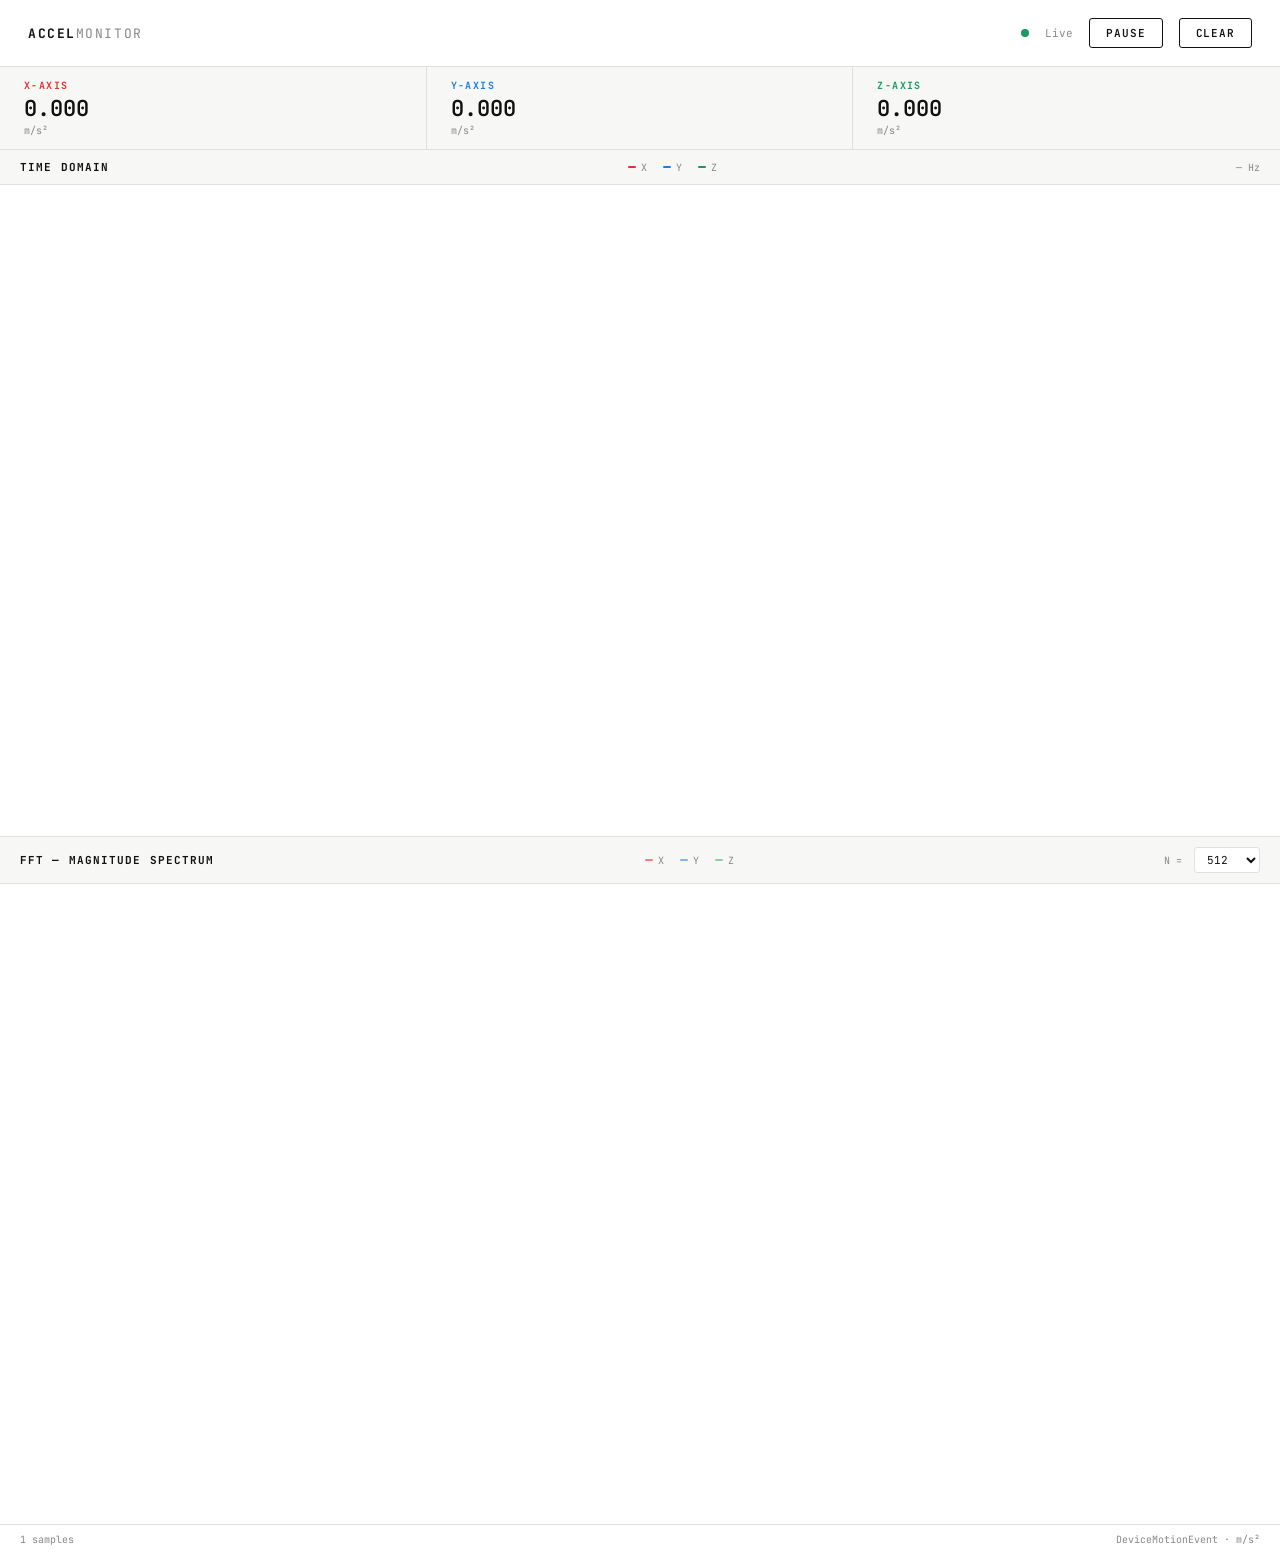
<file: accel_live-1.html>
<!DOCTYPE html>
<html lang="en">
<head>
<meta charset="UTF-8">
<meta name="viewport" content="width=device-width, initial-scale=1.0">
<title>Accelerometer Monitor</title>
<link href="https://fonts.googleapis.com/css2?family=JetBrains+Mono:wght@400;600;700&family=DM+Sans:wght@300;400;500&display=swap" rel="stylesheet">
<style>
  *, *::before, *::after { box-sizing: border-box; margin: 0; padding: 0; }

  :root {
    --bg: #ffffff;
    --surface: #f7f7f5;
    --border: #e0e0dc;
    --text: #111111;
    --muted: #888;
    --x: #e03535;
    --y: #1a7fe8;
    --z: #159c5e;
    --fft-x: #f08080;
    --fft-y: #80b3f0;
    --fft-z: #80d4aa;
    --mono: 'JetBrains Mono', monospace;
    --sans: 'DM Sans', sans-serif;
  }

  body {
    background: var(--bg);
    color: var(--text);
    font-family: var(--sans);
    min-height: 100vh;
    display: flex;
    flex-direction: column;
  }

  header {
    padding: 18px 28px;
    border-bottom: 1px solid var(--border);
    display: flex;
    align-items: center;
    justify-content: space-between;
    flex-wrap: wrap;
    gap: 12px;
  }

  .brand {
    font-family: var(--mono);
    font-weight: 700;
    font-size: 13px;
    letter-spacing: 0.12em;
    text-transform: uppercase;
    color: var(--text);
  }

  .brand span { color: var(--muted); font-weight: 400; }

  .status-row {
    display: flex;
    align-items: center;
    gap: 16px;
    flex-wrap: wrap;
  }

  #statusDot {
    width: 8px; height: 8px;
    border-radius: 50%;
    background: #ccc;
    display: inline-block;
    transition: background 0.3s;
  }
  #statusDot.active { background: #159c5e; animation: pulse 1.4s infinite; }
  #statusDot.error  { background: #e03535; }

  @keyframes pulse {
    0%,100% { opacity: 1; } 50% { opacity: 0.4; }
  }

  #statusText {
    font-family: var(--mono);
    font-size: 11px;
    color: var(--muted);
  }

  button {
    font-family: var(--mono);
    font-size: 11px;
    font-weight: 600;
    letter-spacing: 0.08em;
    text-transform: uppercase;
    padding: 7px 16px;
    border: 1.5px solid var(--text);
    background: var(--text);
    color: #fff;
    cursor: pointer;
    border-radius: 3px;
    transition: background 0.15s, color 0.15s;
  }
  button:hover { background: #333; }
  button.secondary { background: transparent; color: var(--text); }
  button.secondary:hover { background: var(--surface); }

  .readout-bar {
    display: grid;
    grid-template-columns: repeat(3, 1fr);
    border-bottom: 1px solid var(--border);
    background: var(--surface);
  }

  .readout {
    padding: 12px 24px;
    border-right: 1px solid var(--border);
  }
  .readout:last-child { border-right: none; }

  .readout-label {
    font-family: var(--mono);
    font-size: 10px;
    font-weight: 700;
    letter-spacing: 0.14em;
    text-transform: uppercase;
    margin-bottom: 2px;
  }
  .readout-label.x { color: var(--x); }
  .readout-label.y { color: var(--y); }
  .readout-label.z { color: var(--z); }

  .readout-value {
    font-family: var(--mono);
    font-size: 22px;
    font-weight: 600;
    color: var(--text);
    min-width: 90px;
  }

  .readout-unit {
    font-family: var(--mono);
    font-size: 10px;
    color: var(--muted);
    margin-top: 1px;
  }

  main {
    flex: 1;
    display: grid;
    grid-template-rows: 1fr 1fr;
    gap: 0;
  }

  .plot-panel {
    border-bottom: 1px solid var(--border);
    display: flex;
    flex-direction: column;
    padding: 0;
    min-height: 0;
  }

  .plot-panel:last-child { border-bottom: none; }

  .plot-header {
    display: flex;
    align-items: center;
    justify-content: space-between;
    padding: 10px 20px;
    border-bottom: 1px solid var(--border);
    background: var(--surface);
    flex-shrink: 0;
  }

  .plot-title {
    font-family: var(--mono);
    font-size: 11px;
    font-weight: 700;
    letter-spacing: 0.1em;
    text-transform: uppercase;
    color: var(--text);
  }

  .plot-meta {
    font-family: var(--mono);
    font-size: 10px;
    color: var(--muted);
  }

  .legend {
    display: flex;
    gap: 16px;
  }

  .legend-item {
    display: flex;
    align-items: center;
    gap: 5px;
    font-family: var(--mono);
    font-size: 10px;
    color: var(--muted);
  }

  .legend-dot {
    width: 8px; height: 2px;
    border-radius: 1px;
  }

  .canvas-wrap {
    flex: 1;
    position: relative;
    min-height: 0;
    overflow: hidden;
  }

  canvas {
    display: block;
    width: 100%;
    height: 100%;
  }

  #permissionOverlay {
    position: fixed;
    inset: 0;
    background: rgba(255,255,255,0.96);
    display: flex;
    flex-direction: column;
    align-items: center;
    justify-content: center;
    gap: 20px;
    z-index: 100;
    padding: 32px;
    text-align: center;
  }

  #permissionOverlay h2 {
    font-family: var(--mono);
    font-size: 14px;
    font-weight: 700;
    letter-spacing: 0.1em;
    text-transform: uppercase;
  }

  #permissionOverlay p {
    font-size: 14px;
    color: var(--muted);
    max-width: 360px;
    line-height: 1.6;
  }

  #fftControls {
    display: flex;
    align-items: center;
    gap: 12px;
  }

  .ctrl-label {
    font-family: var(--mono);
    font-size: 10px;
    color: var(--muted);
    white-space: nowrap;
  }

  select {
    font-family: var(--mono);
    font-size: 11px;
    padding: 4px 8px;
    border: 1px solid var(--border);
    background: var(--bg);
    color: var(--text);
    border-radius: 3px;
    cursor: pointer;
  }

  @keyframes alarmPulse {
    from { opacity: 1; transform: scale(1); }
    to   { opacity: 0.5; transform: scale(1.2); }
  }

  footer {
    padding: 8px 20px;
    border-top: 1px solid var(--border);
    font-family: var(--mono);
    font-size: 10px;
    color: var(--muted);
    display: flex;
    justify-content: space-between;
  }
</style>
</head>
<body>

<div id="permissionOverlay">
  <h2>Accelerometer Monitor</h2>
  <p>This page reads live accelerometer data from your device and plots the time-domain signal and FFT in real time.</p>
  <button id="startBtn" onclick="requestPermission()">Enable Accelerometer</button>
  <p id="permMsg" style="font-size:12px;"></p>
</div>

<header>
  <div class="brand">Accel<span>Monitor</span></div>
  <div class="status-row">
    <span id="statusDot"></span>
    <span id="statusText">Waiting for sensor…</span>
    <button class="secondary" onclick="togglePause()" id="pauseBtn">Pause</button>
    <button class="secondary" onclick="clearBuffers()">Clear</button>
  </div>
</header>

<div class="readout-bar">
  <div class="readout">
    <div class="readout-label x">X-axis</div>
    <div class="readout-value" id="vx">—</div>
    <div class="readout-unit">m/s²</div>
  </div>
  <div class="readout">
    <div class="readout-label y">Y-axis</div>
    <div class="readout-value" id="vy">—</div>
    <div class="readout-unit">m/s²</div>
  </div>
  <div class="readout">
    <div class="readout-label z">Z-axis</div>
    <div class="readout-value" id="vz">—</div>
    <div class="readout-unit">m/s²</div>
  </div>
</div>

<!-- Hunting Alarm Banner -->
<div id="alarmBar" style="display:none; align-items:center; justify-content:space-between;
  background:#e03535; color:#fff; padding:10px 24px; gap:12px; flex-wrap:wrap;">
  <div style="display:flex; align-items:center; gap:12px;">
    <span id="alarmIcon" style="font-size:18px; animation: alarmPulse 0.6s infinite alternate;">⚠</span>
    <span id="alarmMsg" style="font-family:'JetBrains Mono',monospace; font-size:12px; font-weight:700;
      letter-spacing:0.08em; text-transform:uppercase;"></span>
  </div>
  <button onclick="dismissAlarm()" style="background:rgba(255,255,255,0.2); border:1px solid rgba(255,255,255,0.5);
    color:#fff; font-size:10px; padding:5px 12px;">Dismiss</button>
</div>

<main>
  <!-- Time Domain -->
  <div class="plot-panel">
    <div class="plot-header">
      <div class="plot-title">Time Domain</div>
      <div class="legend">
        <div class="legend-item"><div class="legend-dot" style="background:var(--x)"></div>X</div>
        <div class="legend-item"><div class="legend-dot" style="background:var(--y)"></div>Y</div>
        <div class="legend-item"><div class="legend-dot" style="background:var(--z)"></div>Z</div>
      </div>
      <div class="plot-meta" id="sampleRate">— Hz</div>
    </div>
    <div class="canvas-wrap">
      <canvas id="timePlot"></canvas>
    </div>
  </div>

  <!-- FFT -->
  <div class="plot-panel">
    <div class="plot-header">
      <div class="plot-title">FFT — Magnitude Spectrum</div>
      <div class="legend">
        <div class="legend-item"><div class="legend-dot" style="background:var(--fft-x)"></div>X</div>
        <div class="legend-item"><div class="legend-dot" style="background:var(--fft-y)"></div>Y</div>
        <div class="legend-item"><div class="legend-dot" style="background:var(--fft-z)"></div>Z</div>
      </div>
      <div id="fftControls">
        <span class="ctrl-label">N =</span>
        <select id="fftSize" onchange="updateFFTSize()">
          <option value="256">256</option>
          <option value="512" selected>512</option>
          <option value="1024">1024</option>
        </select>
      </div>
    </div>
    <div class="canvas-wrap">
      <canvas id="fftPlot"></canvas>
    </div>
  </div>
</main>

<footer>
  <span id="sampleCount">0 samples</span>
  <span>DeviceMotionEvent · m/s²</span>
</footer>

<script>
// ─── Config ───────────────────────────────────────────────────────────────────
const BUF_LEN   = 1024;       // ring buffer length
let   FFT_N     = 512;        // FFT window size
const MARGIN    = { t: 12, r: 20, b: 28, l: 46 };

// ─── State ────────────────────────────────────────────────────────────────────
let bufX = new Float32Array(BUF_LEN);
let bufY = new Float32Array(BUF_LEN);
let bufZ = new Float32Array(BUF_LEN);
let head = 0, totalSamples = 0;
let paused = false;
let sampleRateEst = 0;
let lastTs = null, tsAccum = 0, tsCount = 0;
let animId = null;

// ─── Canvas refs ─────────────────────────────────────────────────────────────
const tcv  = document.getElementById('timePlot');
const fcv  = document.getElementById('fftPlot');
const tctx = tcv.getContext('2d');
const fctx = fcv.getContext('2d');

function resize() {
  [tcv, fcv].forEach(cv => {
    const wrap = cv.parentElement;
    const dpr  = window.devicePixelRatio || 1;
    cv.width   = wrap.clientWidth  * dpr;
    cv.height  = wrap.clientHeight * dpr;
    cv.getContext('2d').scale(dpr, dpr);
    cv._w = wrap.clientWidth;
    cv._h = wrap.clientHeight;
  });
}
window.addEventListener('resize', () => { resize(); });
setTimeout(resize, 100);

// ─── Permission ───────────────────────────────────────────────────────────────
function requestPermission() {
  if (typeof DeviceMotionEvent !== 'undefined' &&
      typeof DeviceMotionEvent.requestPermission === 'function') {
    DeviceMotionEvent.requestPermission()
      .then(r => {
        if (r === 'granted') startListening();
        else document.getElementById('permMsg').textContent = 'Permission denied.';
      })
      .catch(e => document.getElementById('permMsg').textContent = e.message);
  } else if (typeof DeviceMotionEvent !== 'undefined') {
    startListening();
  } else {
    document.getElementById('permMsg').textContent =
      'DeviceMotionEvent not supported on this device/browser.';
  }
}

function startListening() {
  document.getElementById('permissionOverlay').style.display = 'none';
  window.addEventListener('devicemotion', onMotion, true);
  document.getElementById('statusDot').className = 'active';
  document.getElementById('statusText').textContent = 'Live';
  if (!animId) animId = requestAnimationFrame(renderLoop);
}

// ─── Motion handler ───────────────────────────────────────────────────────────
function onMotion(e) {
  if (paused) return;
  const a = e.accelerationIncludingGravity || e.acceleration;
  if (!a) return;

  const x = a.x ?? 0;
  const y = a.y ?? 0;
  const z = a.z ?? 0;

  bufX[head] = x; bufY[head] = y; bufZ[head] = z;
  head = (head + 1) % BUF_LEN;
  totalSamples++;

  // sample rate estimate
  const now = performance.now();
  if (lastTs !== null) {
    tsAccum += (now - lastTs);
    tsCount++;
    if (tsCount >= 30) {
      sampleRateEst = Math.round(1000 / (tsAccum / tsCount));
      tsAccum = 0; tsCount = 0;
      document.getElementById('sampleRate').textContent = sampleRateEst + ' Hz';
    }
  }
  lastTs = now;

  // live readout
  document.getElementById('vx').textContent = x.toFixed(3);
  document.getElementById('vy').textContent = y.toFixed(3);
  document.getElementById('vz').textContent = z.toFixed(3);
  document.getElementById('sampleCount').textContent = totalSamples.toLocaleString() + ' samples';
}

// ─── Get ordered buffer ───────────────────────────────────────────────────────
function getOrdered(buf) {
  const out = new Float32Array(BUF_LEN);
  for (let i = 0; i < BUF_LEN; i++) out[i] = buf[(head + i) % BUF_LEN];
  return out;
}

// ─── FFT (Cooley-Tukey, radix-2) ─────────────────────────────────────────────
function fft(re, im) {
  const n = re.length;
  // bit-reversal
  let j = 0;
  for (let i = 1; i < n; i++) {
    let bit = n >> 1;
    for (; j & bit; bit >>= 1) j ^= bit;
    j ^= bit;
    if (i < j) {
      [re[i], re[j]] = [re[j], re[i]];
      [im[i], im[j]] = [im[j], im[i]];
    }
  }
  for (let len = 2; len <= n; len <<= 1) {
    const ang = -2 * Math.PI / len;
    const wRe = Math.cos(ang), wIm = Math.sin(ang);
    for (let i = 0; i < n; i += len) {
      let curRe = 1, curIm = 0;
      for (let k = 0; k < len / 2; k++) {
        const uRe = re[i+k], uIm = im[i+k];
        const vRe = re[i+k+len/2]*curRe - im[i+k+len/2]*curIm;
        const vIm = re[i+k+len/2]*curIm + im[i+k+len/2]*curRe;
        re[i+k]         = uRe + vRe; im[i+k]         = uIm + vIm;
        re[i+k+len/2]   = uRe - vRe; im[i+k+len/2]   = uIm - vIm;
        const tmp = curRe*wRe - curIm*wIm;
        curIm = curRe*wIm + curIm*wRe;
        curRe = tmp;
      }
    }
  }
}

// Hann window
function hannWindow(n) {
  const w = new Float32Array(n);
  for (let i = 0; i < n; i++) w[i] = 0.5 * (1 - Math.cos(2 * Math.PI * i / (n - 1)));
  return w;
}

function computeFFT(signal) {
  const n   = FFT_N;
  const win = hannWindow(n);
  const re  = new Float32Array(n);
  const im  = new Float32Array(n);
  const src = signal.slice(signal.length - n);

  // Remove DC offset (subtract mean)
  let mean = 0;
  for (let i = 0; i < n; i++) mean += (src[i] || 0);
  mean /= n;

  for (let i = 0; i < n; i++) { re[i] = ((src[i] || 0) - mean) * win[i]; im[i] = 0; }
  fft(re, im);
  const mag = new Float32Array(n / 2);
  for (let i = 0; i < n / 2; i++) mag[i] = Math.sqrt(re[i]*re[i] + im[i]*im[i]) / n;
  return mag;
}

// ─── Hunting detection ────────────────────────────────────────────────────────
const HUNT_THRESHOLD = 2.0;   // m/s²  magnitude threshold
const HUNT_F_LOW     = 1.0;   // Hz
const HUNT_F_HIGH    = 10.0;  // Hz
let huntingActive    = false;
let huntingFlash     = 0;

function checkHunting(mx, my, mz) {
  const sr = sampleRateEst || 50;
  const binLow  = Math.ceil(HUNT_F_LOW  * FFT_N / sr);
  const binHigh = Math.floor(HUNT_F_HIGH * FFT_N / sr);

  let peakVal = 0, peakFreq = 0, peakAxis = '';
  [{ m: mx, l: 'X' }, { m: my, l: 'Y' }, { m: mz, l: 'Z' }].forEach(({ m, l }) => {
    for (let i = binLow; i <= Math.min(binHigh, m.length - 1); i++) {
      if (m[i] > peakVal) { peakVal = m[i]; peakFreq = i * sr / FFT_N; peakAxis = l; }
    }
  });

  const triggered = peakVal >= HUNT_THRESHOLD;
  if (triggered !== huntingActive) {
    huntingActive = triggered;
    updateAlarmUI(triggered, peakFreq, peakVal, peakAxis);
  } else if (triggered) {
    // refresh values if still active
    updateAlarmUI(true, peakFreq, peakVal, peakAxis);
  }
  return { triggered, peakFreq, peakVal, peakAxis };
}

function updateAlarmUI(active, freq, val, axis) {
  const bar = document.getElementById('alarmBar');
  if (active) {
    bar.style.display = 'flex';
    document.getElementById('alarmMsg').textContent =
      `HUNTING DETECTED — ${freq.toFixed(2)} Hz on ${axis}-axis  |  ${(val * 2).toFixed(3)} m/s² pk-pk`;
    huntingFlash++;
  } else {
    bar.style.display = 'none';
    huntingFlash = 0;
  }
}

// ─── Drawing helpers ──────────────────────────────────────────────────────────
function drawGrid(ctx, W, H, nX, nY, labels) {
  ctx.strokeStyle = '#ebebeb';
  ctx.lineWidth = 1;
  ctx.fillStyle = '#aaa';
  ctx.font = '9px JetBrains Mono, monospace';
  const pw = W - MARGIN.l - MARGIN.r;
  const ph = H - MARGIN.t - MARGIN.b;

  for (let i = 0; i <= nX; i++) {
    const x = MARGIN.l + (pw / nX) * i;
    ctx.beginPath(); ctx.moveTo(x, MARGIN.t); ctx.lineTo(x, MARGIN.t + ph);
    ctx.stroke();
    if (labels && labels.x) {
      ctx.textAlign = 'center';
      ctx.fillText(labels.x(i, nX), x, MARGIN.t + ph + 14);
    }
  }
  for (let i = 0; i <= nY; i++) {
    const y = MARGIN.t + (ph / nY) * i;
    ctx.beginPath(); ctx.moveTo(MARGIN.l, y); ctx.lineTo(MARGIN.l + pw, y);
    ctx.stroke();
    if (labels && labels.y) {
      ctx.textAlign = 'right';
      ctx.fillText(labels.y(i, nY), MARGIN.l - 4, y + 3);
    }
  }
}

function drawSignal(ctx, W, H, data, color, yMin, yMax) {
  const pw = W - MARGIN.l - MARGIN.r;
  const ph = H - MARGIN.t - MARGIN.b;
  const n  = data.length;
  const range = yMax - yMin || 1;

  ctx.strokeStyle = color;
  ctx.lineWidth   = 1.5;
  ctx.beginPath();
  for (let i = 0; i < n; i++) {
    const px = MARGIN.l + (i / (n - 1)) * pw;
    const py = MARGIN.t + ph - ((data[i] - yMin) / range) * ph;
    i === 0 ? ctx.moveTo(px, py) : ctx.lineTo(px, py);
  }
  ctx.stroke();
}

// ─── Render loop ──────────────────────────────────────────────────────────────
function renderLoop() {
  animId = requestAnimationFrame(renderLoop);
  if (totalSamples < 4) return;
  drawTime();
  drawFFT();
}

function drawTime() {
  const W = tcv._w || tcv.width;
  const H = tcv._h || tcv.height;
  tctx.clearRect(0, 0, W, H);

  const ox = getOrdered(bufX);
  const oy = getOrdered(bufY);
  const oz = getOrdered(bufZ);

  // dynamic range
  let mn = Infinity, mx = -Infinity;
  [ox, oy, oz].forEach(d => d.forEach(v => { if (v<mn) mn=v; if (v>mx) mx=v; }));
  const pad = (mx - mn) * 0.1 || 1;
  mn -= pad; mx += pad;

  const sr = sampleRateEst || 50;
  drawGrid(tctx, W, H, 8, 4, {
    x: (i, n) => { const secs = (BUF_LEN / sr) * (i / n); return secs.toFixed(1) + 's'; },
    y: (i, n) => { const v = mx - (i / n) * (mx - mn); return v.toFixed(1); }
  });

  // axis lines
  tctx.strokeStyle = '#ccc'; tctx.lineWidth = 1;
  const zeroY = MARGIN.t + (tcv._h - MARGIN.t - MARGIN.b) * (mx / (mx - mn));
  tctx.beginPath(); tctx.moveTo(MARGIN.l, zeroY); tctx.lineTo(W - MARGIN.r, zeroY); tctx.stroke();

  drawSignal(tctx, W, H, ox, getComputedStyle(document.documentElement).getPropertyValue('--x').trim() || '#e03535', mn, mx);
  drawSignal(tctx, W, H, oy, getComputedStyle(document.documentElement).getPropertyValue('--y').trim() || '#1a7fe8', mn, mx);
  drawSignal(tctx, W, H, oz, getComputedStyle(document.documentElement).getPropertyValue('--z').trim() || '#159c5e', mn, mx);

  // axis label
  tctx.fillStyle = '#aaa'; tctx.font = '9px JetBrains Mono, monospace'; tctx.textAlign = 'left';
  tctx.fillText('m/s²', 2, MARGIN.t + 4);
}

function drawFFT() {
  const W = fcv._w || fcv.width;
  const H = fcv._h || fcv.height;
  fctx.clearRect(0, 0, W, H);

  const ox = getOrdered(bufX);
  const oy = getOrdered(bufY);
  const oz = getOrdered(bufZ);

  const mx = computeFFT(ox);
  const my = computeFFT(oy);
  const mz = computeFFT(oz);

  const sr   = sampleRateEst || 50;
  const fMax = sr / 2;
  let   yMax = 0;
  [mx, my, mz].forEach(m => m.forEach(v => { if (v > yMax) yMax = v; }));
  yMax = yMax * 1.15 || 1;

  drawGrid(fctx, W, H, 8, 4, {
    x: (i, n) => { return (fMax * i / n).toFixed(0) + 'Hz'; },
    y: (i, n) => { const v = yMax * (1 - i / n); return v < 0.001 ? '0' : v.toFixed(3); }
  });

  // Shade 1–10 Hz hunting band
  const pw2 = W - MARGIN.l - MARGIN.r;
  const ph2 = H - MARGIN.t - MARGIN.b;
  const sr2  = sampleRateEst || 50;
  const bx1 = MARGIN.l + (HUNT_F_LOW  / (sr2 / 2)) * pw2;
  const bx2 = MARGIN.l + (HUNT_F_HIGH / (sr2 / 2)) * pw2;
  fctx.fillStyle = huntingActive
    ? `rgba(224,53,53,${0.07 + 0.06 * Math.sin(huntingFlash * 0.4)})`
    : 'rgba(255,200,0,0.06)';
  fctx.fillRect(bx1, MARGIN.t, bx2 - bx1, ph2);
  fctx.strokeStyle = huntingActive ? 'rgba(224,53,53,0.35)' : 'rgba(200,160,0,0.25)';
  fctx.lineWidth = 1; fctx.setLineDash([4,3]);
  fctx.strokeRect(bx1, MARGIN.t, bx2 - bx1, ph2);
  fctx.setLineDash([]);
  fctx.fillStyle = huntingActive ? 'rgba(224,53,53,0.6)' : 'rgba(180,140,0,0.5)';
  fctx.font = '8px JetBrains Mono, monospace'; fctx.textAlign = 'left';
  fctx.fillText('HUNT BAND', bx1 + 3, MARGIN.t + 10);

  // Run hunting check
  checkHunting(mx, my, mz);

  const root = getComputedStyle(document.documentElement);
  drawSignal(fctx, W, H, mx, root.getPropertyValue('--fft-x').trim() || '#f08080', 0, yMax);
  drawSignal(fctx, W, H, my, root.getPropertyValue('--fft-y').trim() || '#80b3f0', 0, yMax);
  drawSignal(fctx, W, H, mz, root.getPropertyValue('--fft-z').trim() || '#80d4aa', 0, yMax);

  // Draw threshold line inside hunting band
  const threshY = MARGIN.t + ph2 - (HUNT_THRESHOLD / yMax) * ph2;
  if (threshY > MARGIN.t && threshY < MARGIN.t + ph2) {
    fctx.strokeStyle = 'rgba(224,53,53,0.5)'; fctx.lineWidth = 1; fctx.setLineDash([5,3]);
    fctx.beginPath(); fctx.moveTo(bx1, threshY); fctx.lineTo(bx2, threshY); fctx.stroke();
    fctx.setLineDash([]);
    fctx.fillStyle = 'rgba(224,53,53,0.6)'; fctx.font = '8px JetBrains Mono, monospace';
    fctx.textAlign = 'right';
    fctx.fillText('2.0 m/s²', bx2 - 3, threshY - 3);
  }

  // peak annotation on dominant channel
  const allMag = [
    { m: mx, c: '#e03535', label: 'X' },
    { m: my, c: '#1a7fe8', label: 'Y' },
    { m: mz, c: '#159c5e', label: 'Z' },
  ];
  let pkVal = 0, pkIdx = 0, pkCh = null;
  allMag.forEach(({ m, c, label }) => {
    for (let i = 1; i < m.length; i++) {
      if (m[i] > pkVal) { pkVal = m[i]; pkIdx = i; pkCh = { c, label }; }
    }
  });
  if (pkCh && pkVal > 0.001) {
    const pw = W - MARGIN.l - MARGIN.r;
    const ph = H - MARGIN.t - MARGIN.b;
    const px = MARGIN.l + (pkIdx / (FFT_N / 2)) * pw;
    const py = MARGIN.t + ph - (pkVal / yMax) * ph;
    const freq = (pkIdx / FFT_N * sr).toFixed(1);
    fctx.strokeStyle = pkCh.c; fctx.lineWidth = 1;
    fctx.setLineDash([3, 3]);
    fctx.beginPath(); fctx.moveTo(px, py); fctx.lineTo(px, MARGIN.t + ph); fctx.stroke();
    fctx.setLineDash([]);
    fctx.fillStyle = pkCh.c;
    fctx.font = 'bold 9px JetBrains Mono, monospace';
    fctx.textAlign = px > W / 2 ? 'right' : 'left';
    fctx.fillText(`${freq} Hz (${pkCh.label})`, px + (px > W/2 ? -4 : 4), py - 4);
  }

  fctx.fillStyle = '#aaa'; fctx.font = '9px JetBrains Mono, monospace'; fctx.textAlign = 'left';
  fctx.fillText('mag', 2, MARGIN.t + 4);
}

// ─── Controls ─────────────────────────────────────────────────────────────────
function dismissAlarm() {
  document.getElementById('alarmBar').style.display = 'none';
  huntingActive = false;
}

function togglePause() {
  paused = !paused;
  const btn = document.getElementById('pauseBtn');
  btn.textContent = paused ? 'Resume' : 'Pause';
  document.getElementById('statusDot').className = paused ? '' : 'active';
  document.getElementById('statusText').textContent = paused ? 'Paused' : 'Live';
}

function clearBuffers() {
  bufX.fill(0); bufY.fill(0); bufZ.fill(0);
  head = 0; totalSamples = 0;
  lastTs = null; tsAccum = 0; tsCount = 0;
  document.getElementById('sampleCount').textContent = '0 samples';
}

function updateFFTSize() {
  FFT_N = parseInt(document.getElementById('fftSize').value);
}

// ─── Auto-start if permission already granted (non-iOS) ───────────────────────
if (typeof DeviceMotionEvent !== 'undefined' &&
    typeof DeviceMotionEvent.requestPermission !== 'function') {
  startListening();
}
</script>
</body>
</html>
</file>
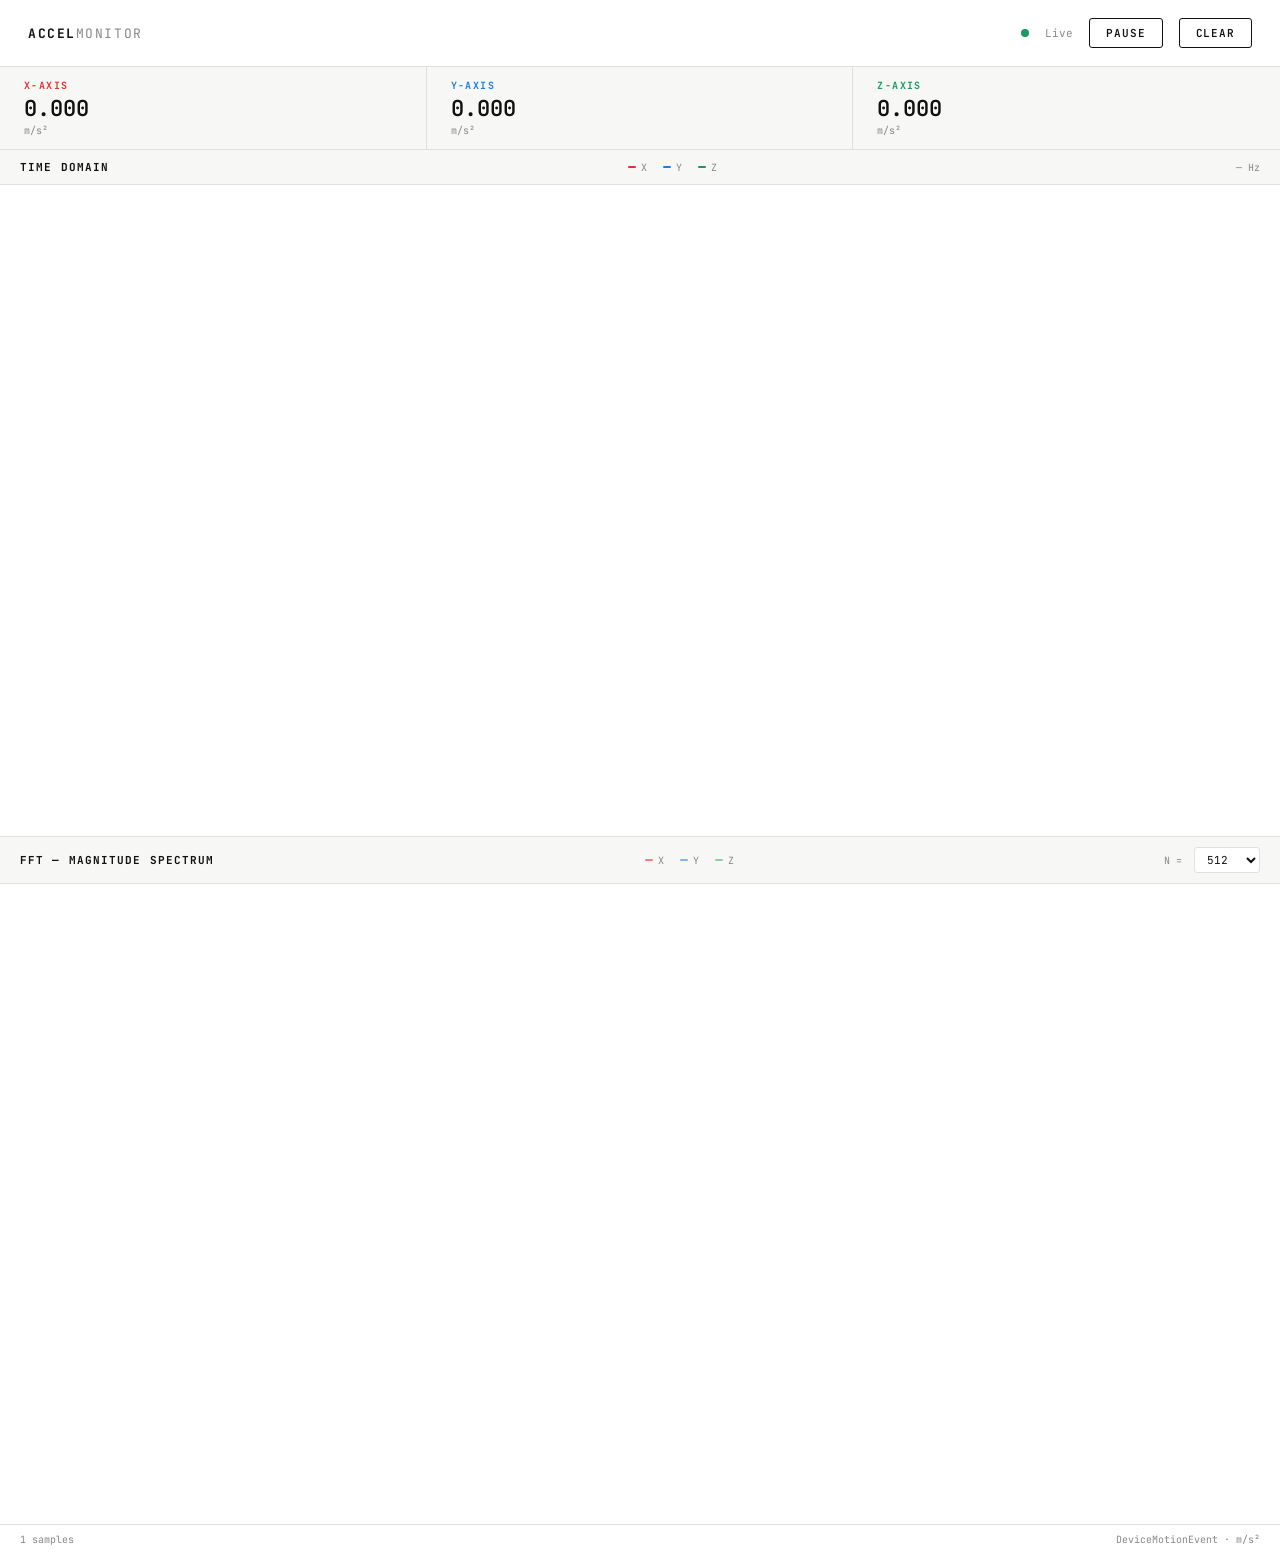
<file: accel_live-2.html>
<!DOCTYPE html>
<html lang="en">
<head>
<meta charset="UTF-8">
<meta name="viewport" content="width=device-width, initial-scale=1.0">
<title>Accelerometer Monitor</title>
<link href="https://fonts.googleapis.com/css2?family=JetBrains+Mono:wght@400;600;700&family=DM+Sans:wght@300;400;500&display=swap" rel="stylesheet">
<style>
  *, *::before, *::after { box-sizing: border-box; margin: 0; padding: 0; }

  :root {
    --bg: #ffffff;
    --surface: #f7f7f5;
    --border: #e0e0dc;
    --text: #111111;
    --muted: #888;
    --x: #e03535;
    --y: #1a7fe8;
    --z: #159c5e;
    --fft-x: #f08080;
    --fft-y: #80b3f0;
    --fft-z: #80d4aa;
    --mono: 'JetBrains Mono', monospace;
    --sans: 'DM Sans', sans-serif;
  }

  body {
    background: var(--bg);
    color: var(--text);
    font-family: var(--sans);
    min-height: 100vh;
    display: flex;
    flex-direction: column;
  }

  header {
    padding: 18px 28px;
    border-bottom: 1px solid var(--border);
    display: flex;
    align-items: center;
    justify-content: space-between;
    flex-wrap: wrap;
    gap: 12px;
  }

  .brand {
    font-family: var(--mono);
    font-weight: 700;
    font-size: 13px;
    letter-spacing: 0.12em;
    text-transform: uppercase;
    color: var(--text);
  }

  .brand span { color: var(--muted); font-weight: 400; }

  .status-row {
    display: flex;
    align-items: center;
    gap: 16px;
    flex-wrap: wrap;
  }

  #statusDot {
    width: 8px; height: 8px;
    border-radius: 50%;
    background: #ccc;
    display: inline-block;
    transition: background 0.3s;
  }
  #statusDot.active { background: #159c5e; animation: pulse 1.4s infinite; }
  #statusDot.error  { background: #e03535; }

  @keyframes pulse {
    0%,100% { opacity: 1; } 50% { opacity: 0.4; }
  }

  #statusText {
    font-family: var(--mono);
    font-size: 11px;
    color: var(--muted);
  }

  button {
    font-family: var(--mono);
    font-size: 11px;
    font-weight: 600;
    letter-spacing: 0.08em;
    text-transform: uppercase;
    padding: 7px 16px;
    border: 1.5px solid var(--text);
    background: var(--text);
    color: #fff;
    cursor: pointer;
    border-radius: 3px;
    transition: background 0.15s, color 0.15s;
  }
  button:hover { background: #333; }
  button.secondary { background: transparent; color: var(--text); }
  button.secondary:hover { background: var(--surface); }

  .readout-bar {
    display: grid;
    grid-template-columns: repeat(3, 1fr);
    border-bottom: 1px solid var(--border);
    background: var(--surface);
  }

  .readout {
    padding: 12px 24px;
    border-right: 1px solid var(--border);
  }
  .readout:last-child { border-right: none; }

  .readout-label {
    font-family: var(--mono);
    font-size: 10px;
    font-weight: 700;
    letter-spacing: 0.14em;
    text-transform: uppercase;
    margin-bottom: 2px;
  }
  .readout-label.x { color: var(--x); }
  .readout-label.y { color: var(--y); }
  .readout-label.z { color: var(--z); }

  .readout-value {
    font-family: var(--mono);
    font-size: 22px;
    font-weight: 600;
    color: var(--text);
    min-width: 90px;
  }

  .readout-unit {
    font-family: var(--mono);
    font-size: 10px;
    color: var(--muted);
    margin-top: 1px;
  }

  main {
    flex: 1;
    display: grid;
    grid-template-rows: 1fr 1fr;
    gap: 0;
  }

  .plot-panel {
    border-bottom: 1px solid var(--border);
    display: flex;
    flex-direction: column;
    padding: 0;
    min-height: 0;
  }

  .plot-panel:last-child { border-bottom: none; }

  .plot-header {
    display: flex;
    align-items: center;
    justify-content: space-between;
    padding: 10px 20px;
    border-bottom: 1px solid var(--border);
    background: var(--surface);
    flex-shrink: 0;
  }

  .plot-title {
    font-family: var(--mono);
    font-size: 11px;
    font-weight: 700;
    letter-spacing: 0.1em;
    text-transform: uppercase;
    color: var(--text);
  }

  .plot-meta {
    font-family: var(--mono);
    font-size: 10px;
    color: var(--muted);
  }

  .legend {
    display: flex;
    gap: 16px;
  }

  .legend-item {
    display: flex;
    align-items: center;
    gap: 5px;
    font-family: var(--mono);
    font-size: 10px;
    color: var(--muted);
  }

  .legend-dot {
    width: 8px; height: 2px;
    border-radius: 1px;
  }

  .canvas-wrap {
    flex: 1;
    position: relative;
    min-height: 0;
    overflow: hidden;
  }

  canvas {
    display: block;
    width: 100%;
    height: 100%;
  }

  #permissionOverlay {
    position: fixed;
    inset: 0;
    background: rgba(255,255,255,0.96);
    display: flex;
    flex-direction: column;
    align-items: center;
    justify-content: center;
    gap: 20px;
    z-index: 100;
    padding: 32px;
    text-align: center;
  }

  #permissionOverlay h2 {
    font-family: var(--mono);
    font-size: 14px;
    font-weight: 700;
    letter-spacing: 0.1em;
    text-transform: uppercase;
  }

  #permissionOverlay p {
    font-size: 14px;
    color: var(--muted);
    max-width: 360px;
    line-height: 1.6;
  }

  #fftControls {
    display: flex;
    align-items: center;
    gap: 12px;
  }

  .ctrl-label {
    font-family: var(--mono);
    font-size: 10px;
    color: var(--muted);
    white-space: nowrap;
  }

  select {
    font-family: var(--mono);
    font-size: 11px;
    padding: 4px 8px;
    border: 1px solid var(--border);
    background: var(--bg);
    color: var(--text);
    border-radius: 3px;
    cursor: pointer;
  }

  @keyframes alarmPulse {
    from { opacity: 1; transform: scale(1); }
    to   { opacity: 0.5; transform: scale(1.2); }
  }

  footer {
    padding: 8px 20px;
    border-top: 1px solid var(--border);
    font-family: var(--mono);
    font-size: 10px;
    color: var(--muted);
    display: flex;
    justify-content: space-between;
  }
</style>
</head>
<body>

<div id="permissionOverlay">
  <h2>Accelerometer Monitor</h2>
  <p>This page reads live accelerometer data from your device and plots the time-domain signal and FFT in real time.</p>
  <button id="startBtn" onclick="requestPermission()">Enable Accelerometer</button>
  <p id="permMsg" style="font-size:12px;"></p>
</div>

<header>
  <div class="brand">Accel<span>Monitor</span></div>
  <div class="status-row">
    <span id="statusDot"></span>
    <span id="statusText">Waiting for sensor…</span>
    <button class="secondary" onclick="togglePause()" id="pauseBtn">Pause</button>
    <button class="secondary" onclick="clearBuffers()">Clear</button>
  </div>
</header>

<div class="readout-bar">
  <div class="readout">
    <div class="readout-label x">X-axis</div>
    <div class="readout-value" id="vx">—</div>
    <div class="readout-unit">m/s²</div>
  </div>
  <div class="readout">
    <div class="readout-label y">Y-axis</div>
    <div class="readout-value" id="vy">—</div>
    <div class="readout-unit">m/s²</div>
  </div>
  <div class="readout">
    <div class="readout-label z">Z-axis</div>
    <div class="readout-value" id="vz">—</div>
    <div class="readout-unit">m/s²</div>
  </div>
</div>

<!-- Hunting Alarm Banner -->
<div id="alarmBar" style="display:none; align-items:center; justify-content:space-between;
  background:#e03535; color:#fff; padding:10px 24px; gap:12px; flex-wrap:wrap;">
  <div style="display:flex; align-items:center; gap:12px;">
    <span id="alarmIcon" style="font-size:18px; animation: alarmPulse 0.6s infinite alternate;">⚠</span>
    <span id="alarmMsg" style="font-family:'JetBrains Mono',monospace; font-size:12px; font-weight:700;
      letter-spacing:0.08em; text-transform:uppercase;"></span>
  </div>
  <button onclick="dismissAlarm()" style="background:rgba(255,255,255,0.2); border:1px solid rgba(255,255,255,0.5);
    color:#fff; font-size:10px; padding:5px 12px;">Dismiss</button>
</div>

<main>
  <!-- Time Domain -->
  <div class="plot-panel">
    <div class="plot-header">
      <div class="plot-title">Time Domain</div>
      <div class="legend">
        <div class="legend-item"><div class="legend-dot" style="background:var(--x)"></div>X</div>
        <div class="legend-item"><div class="legend-dot" style="background:var(--y)"></div>Y</div>
        <div class="legend-item"><div class="legend-dot" style="background:var(--z)"></div>Z</div>
      </div>
      <div class="plot-meta" id="sampleRate">— Hz</div>
    </div>
    <div class="canvas-wrap">
      <canvas id="timePlot"></canvas>
    </div>
  </div>

  <!-- FFT -->
  <div class="plot-panel">
    <div class="plot-header">
      <div class="plot-title">FFT — Magnitude Spectrum</div>
      <div class="legend">
        <div class="legend-item"><div class="legend-dot" style="background:var(--fft-x)"></div>X</div>
        <div class="legend-item"><div class="legend-dot" style="background:var(--fft-y)"></div>Y</div>
        <div class="legend-item"><div class="legend-dot" style="background:var(--fft-z)"></div>Z</div>
      </div>
      <div id="fftControls">
        <span class="ctrl-label">N =</span>
        <select id="fftSize" onchange="updateFFTSize()">
          <option value="256">256</option>
          <option value="512" selected>512</option>
          <option value="1024">1024</option>
        </select>
      </div>
    </div>
    <div class="canvas-wrap">
      <canvas id="fftPlot"></canvas>
    </div>
  </div>
</main>

<footer>
  <span id="sampleCount">0 samples</span>
  <span>DeviceMotionEvent · m/s²</span>
</footer>

<script>
// ─── Config ───────────────────────────────────────────────────────────────────
const BUF_LEN   = 1024;       // ring buffer length
let   FFT_N     = 512;        // FFT window size
const MARGIN    = { t: 12, r: 20, b: 28, l: 46 };

// ─── State ────────────────────────────────────────────────────────────────────
let bufX = new Float32Array(BUF_LEN);
let bufY = new Float32Array(BUF_LEN);
let bufZ = new Float32Array(BUF_LEN);
let head = 0, totalSamples = 0;
let paused = false;
let sampleRateEst = 0;
let lastTs = null, tsAccum = 0, tsCount = 0;
let animId = null;

// ─── Canvas refs ─────────────────────────────────────────────────────────────
const tcv  = document.getElementById('timePlot');
const fcv  = document.getElementById('fftPlot');
const tctx = tcv.getContext('2d');
const fctx = fcv.getContext('2d');

function resize() {
  [tcv, fcv].forEach(cv => {
    const wrap = cv.parentElement;
    const dpr  = window.devicePixelRatio || 1;
    cv.width   = wrap.clientWidth  * dpr;
    cv.height  = wrap.clientHeight * dpr;
    cv.getContext('2d').scale(dpr, dpr);
    cv._w = wrap.clientWidth;
    cv._h = wrap.clientHeight;
  });
}
window.addEventListener('resize', () => { resize(); });
setTimeout(resize, 100);

// ─── Permission ───────────────────────────────────────────────────────────────
function requestPermission() {
  if (typeof DeviceMotionEvent !== 'undefined' &&
      typeof DeviceMotionEvent.requestPermission === 'function') {
    DeviceMotionEvent.requestPermission()
      .then(r => {
        if (r === 'granted') startListening();
        else document.getElementById('permMsg').textContent = 'Permission denied.';
      })
      .catch(e => document.getElementById('permMsg').textContent = e.message);
  } else if (typeof DeviceMotionEvent !== 'undefined') {
    startListening();
  } else {
    document.getElementById('permMsg').textContent =
      'DeviceMotionEvent not supported on this device/browser.';
  }
}

function startListening() {
  document.getElementById('permissionOverlay').style.display = 'none';
  window.addEventListener('devicemotion', onMotion, true);
  document.getElementById('statusDot').className = 'active';
  document.getElementById('statusText').textContent = 'Live';
  if (!animId) animId = requestAnimationFrame(renderLoop);
}

// ─── Motion handler ───────────────────────────────────────────────────────────
function onMotion(e) {
  if (paused) return;
  const a = e.accelerationIncludingGravity || e.acceleration;
  if (!a) return;

  const x = a.x ?? 0;
  const y = a.y ?? 0;
  const z = a.z ?? 0;

  bufX[head] = x; bufY[head] = y; bufZ[head] = z;
  head = (head + 1) % BUF_LEN;
  totalSamples++;

  // sample rate estimate
  const now = performance.now();
  if (lastTs !== null) {
    tsAccum += (now - lastTs);
    tsCount++;
    if (tsCount >= 30) {
      sampleRateEst = Math.round(1000 / (tsAccum / tsCount));
      tsAccum = 0; tsCount = 0;
      document.getElementById('sampleRate').textContent = sampleRateEst + ' Hz';
    }
  }
  lastTs = now;

  // live readout
  document.getElementById('vx').textContent = x.toFixed(3);
  document.getElementById('vy').textContent = y.toFixed(3);
  document.getElementById('vz').textContent = z.toFixed(3);
  document.getElementById('sampleCount').textContent = totalSamples.toLocaleString() + ' samples';
}

// ─── Get ordered buffer ───────────────────────────────────────────────────────
function getOrdered(buf) {
  const out = new Float32Array(BUF_LEN);
  for (let i = 0; i < BUF_LEN; i++) out[i] = buf[(head + i) % BUF_LEN];
  return out;
}

// ─── FFT (Cooley-Tukey, radix-2) ─────────────────────────────────────────────
function fft(re, im) {
  const n = re.length;
  // bit-reversal
  let j = 0;
  for (let i = 1; i < n; i++) {
    let bit = n >> 1;
    for (; j & bit; bit >>= 1) j ^= bit;
    j ^= bit;
    if (i < j) {
      [re[i], re[j]] = [re[j], re[i]];
      [im[i], im[j]] = [im[j], im[i]];
    }
  }
  for (let len = 2; len <= n; len <<= 1) {
    const ang = -2 * Math.PI / len;
    const wRe = Math.cos(ang), wIm = Math.sin(ang);
    for (let i = 0; i < n; i += len) {
      let curRe = 1, curIm = 0;
      for (let k = 0; k < len / 2; k++) {
        const uRe = re[i+k], uIm = im[i+k];
        const vRe = re[i+k+len/2]*curRe - im[i+k+len/2]*curIm;
        const vIm = re[i+k+len/2]*curIm + im[i+k+len/2]*curRe;
        re[i+k]         = uRe + vRe; im[i+k]         = uIm + vIm;
        re[i+k+len/2]   = uRe - vRe; im[i+k+len/2]   = uIm - vIm;
        const tmp = curRe*wRe - curIm*wIm;
        curIm = curRe*wIm + curIm*wRe;
        curRe = tmp;
      }
    }
  }
}

// Hann window
function hannWindow(n) {
  const w = new Float32Array(n);
  for (let i = 0; i < n; i++) w[i] = 0.5 * (1 - Math.cos(2 * Math.PI * i / (n - 1)));
  return w;
}

function computeFFT(signal) {
  const n   = FFT_N;
  const win = hannWindow(n);
  const re  = new Float32Array(n);
  const im  = new Float32Array(n);
  const src = signal.slice(signal.length - n);

  // Remove DC offset (subtract mean)
  let mean = 0;
  for (let i = 0; i < n; i++) mean += (src[i] || 0);
  mean /= n;

  for (let i = 0; i < n; i++) { re[i] = ((src[i] || 0) - mean) * win[i]; im[i] = 0; }
  fft(re, im);
  const mag = new Float32Array(n / 2);
  for (let i = 0; i < n / 2; i++) mag[i] = Math.sqrt(re[i]*re[i] + im[i]*im[i]) / n;
  return mag;
}

// ─── Hunting detection ────────────────────────────────────────────────────────
const HUNT_THRESHOLD = 2.0;   // m/s²  magnitude threshold
const HUNT_F_LOW     = 1.0;   // Hz
const HUNT_F_HIGH    = 10.0;  // Hz
let huntingActive    = false;
let huntingFlash     = 0;

function checkHunting(mx, my, mz) {
  const sr = sampleRateEst || 50;
  const binLow  = Math.ceil(HUNT_F_LOW  * FFT_N / sr);
  const binHigh = Math.floor(HUNT_F_HIGH * FFT_N / sr);

  let peakVal = 0, peakFreq = 0, peakAxis = '';
  [{ m: mx, l: 'X' }, { m: my, l: 'Y' }, { m: mz, l: 'Z' }].forEach(({ m, l }) => {
    for (let i = binLow; i <= Math.min(binHigh, m.length - 1); i++) {
      if (m[i] > peakVal) { peakVal = m[i]; peakFreq = i * sr / FFT_N; peakAxis = l; }
    }
  });

  const triggered = peakVal >= HUNT_THRESHOLD;
  if (triggered !== huntingActive) {
    huntingActive = triggered;
    updateAlarmUI(triggered, peakFreq, peakVal, peakAxis);
  } else if (triggered) {
    // refresh values if still active
    updateAlarmUI(true, peakFreq, peakVal, peakAxis);
  }
  return { triggered, peakFreq, peakVal, peakAxis };
}

function updateAlarmUI(active, freq, val, axis) {
  const bar = document.getElementById('alarmBar');
  if (active) {
    bar.style.display = 'flex';
    document.getElementById('alarmMsg').textContent =
      `HUNTING DETECTED — ${freq.toFixed(2)} Hz on ${axis}-axis  |  ${(val * 2).toFixed(3)} m/s² pk-pk`;
    huntingFlash++;
    startSiren();
  } else {
    bar.style.display = 'none';
    huntingFlash = 0;
    stopSiren();
  }
}

// ─── Drawing helpers ──────────────────────────────────────────────────────────
function drawGrid(ctx, W, H, nX, nY, labels) {
  ctx.strokeStyle = '#ebebeb';
  ctx.lineWidth = 1;
  ctx.fillStyle = '#aaa';
  ctx.font = '9px JetBrains Mono, monospace';
  const pw = W - MARGIN.l - MARGIN.r;
  const ph = H - MARGIN.t - MARGIN.b;

  for (let i = 0; i <= nX; i++) {
    const x = MARGIN.l + (pw / nX) * i;
    ctx.beginPath(); ctx.moveTo(x, MARGIN.t); ctx.lineTo(x, MARGIN.t + ph);
    ctx.stroke();
    if (labels && labels.x) {
      ctx.textAlign = 'center';
      ctx.fillText(labels.x(i, nX), x, MARGIN.t + ph + 14);
    }
  }
  for (let i = 0; i <= nY; i++) {
    const y = MARGIN.t + (ph / nY) * i;
    ctx.beginPath(); ctx.moveTo(MARGIN.l, y); ctx.lineTo(MARGIN.l + pw, y);
    ctx.stroke();
    if (labels && labels.y) {
      ctx.textAlign = 'right';
      ctx.fillText(labels.y(i, nY), MARGIN.l - 4, y + 3);
    }
  }
}

function drawSignal(ctx, W, H, data, color, yMin, yMax) {
  const pw = W - MARGIN.l - MARGIN.r;
  const ph = H - MARGIN.t - MARGIN.b;
  const n  = data.length;
  const range = yMax - yMin || 1;

  ctx.strokeStyle = color;
  ctx.lineWidth   = 1.5;
  ctx.beginPath();
  for (let i = 0; i < n; i++) {
    const px = MARGIN.l + (i / (n - 1)) * pw;
    const py = MARGIN.t + ph - ((data[i] - yMin) / range) * ph;
    i === 0 ? ctx.moveTo(px, py) : ctx.lineTo(px, py);
  }
  ctx.stroke();
}

// ─── Render loop ──────────────────────────────────────────────────────────────
function renderLoop() {
  animId = requestAnimationFrame(renderLoop);
  if (totalSamples < 4) return;
  drawTime();
  drawFFT();
}

function drawTime() {
  const W = tcv._w || tcv.width;
  const H = tcv._h || tcv.height;
  tctx.clearRect(0, 0, W, H);

  const ox = getOrdered(bufX);
  const oy = getOrdered(bufY);
  const oz = getOrdered(bufZ);

  // dynamic range
  let mn = Infinity, mx = -Infinity;
  [ox, oy, oz].forEach(d => d.forEach(v => { if (v<mn) mn=v; if (v>mx) mx=v; }));
  const pad = (mx - mn) * 0.1 || 1;
  mn -= pad; mx += pad;

  const sr = sampleRateEst || 50;
  drawGrid(tctx, W, H, 8, 4, {
    x: (i, n) => { const secs = (BUF_LEN / sr) * (i / n); return secs.toFixed(1) + 's'; },
    y: (i, n) => { const v = mx - (i / n) * (mx - mn); return v.toFixed(1); }
  });

  // axis lines
  tctx.strokeStyle = '#ccc'; tctx.lineWidth = 1;
  const zeroY = MARGIN.t + (tcv._h - MARGIN.t - MARGIN.b) * (mx / (mx - mn));
  tctx.beginPath(); tctx.moveTo(MARGIN.l, zeroY); tctx.lineTo(W - MARGIN.r, zeroY); tctx.stroke();

  drawSignal(tctx, W, H, ox, getComputedStyle(document.documentElement).getPropertyValue('--x').trim() || '#e03535', mn, mx);
  drawSignal(tctx, W, H, oy, getComputedStyle(document.documentElement).getPropertyValue('--y').trim() || '#1a7fe8', mn, mx);
  drawSignal(tctx, W, H, oz, getComputedStyle(document.documentElement).getPropertyValue('--z').trim() || '#159c5e', mn, mx);

  // axis label
  tctx.fillStyle = '#aaa'; tctx.font = '9px JetBrains Mono, monospace'; tctx.textAlign = 'left';
  tctx.fillText('m/s²', 2, MARGIN.t + 4);
}

function drawFFT() {
  const W = fcv._w || fcv.width;
  const H = fcv._h || fcv.height;
  fctx.clearRect(0, 0, W, H);

  const ox = getOrdered(bufX);
  const oy = getOrdered(bufY);
  const oz = getOrdered(bufZ);

  const mx = computeFFT(ox);
  const my = computeFFT(oy);
  const mz = computeFFT(oz);

  const sr   = sampleRateEst || 50;
  const fMax = sr / 2;
  let   yMax = 0;
  [mx, my, mz].forEach(m => m.forEach(v => { if (v > yMax) yMax = v; }));
  yMax = yMax * 1.15 || 1;

  drawGrid(fctx, W, H, 8, 4, {
    x: (i, n) => { return (fMax * i / n).toFixed(0) + 'Hz'; },
    y: (i, n) => { const v = yMax * (1 - i / n); return v < 0.001 ? '0' : v.toFixed(3); }
  });

  // Shade 1–10 Hz hunting band
  const pw2 = W - MARGIN.l - MARGIN.r;
  const ph2 = H - MARGIN.t - MARGIN.b;
  const sr2  = sampleRateEst || 50;
  const bx1 = MARGIN.l + (HUNT_F_LOW  / (sr2 / 2)) * pw2;
  const bx2 = MARGIN.l + (HUNT_F_HIGH / (sr2 / 2)) * pw2;
  fctx.fillStyle = huntingActive
    ? `rgba(224,53,53,${0.07 + 0.06 * Math.sin(huntingFlash * 0.4)})`
    : 'rgba(255,200,0,0.06)';
  fctx.fillRect(bx1, MARGIN.t, bx2 - bx1, ph2);
  fctx.strokeStyle = huntingActive ? 'rgba(224,53,53,0.35)' : 'rgba(200,160,0,0.25)';
  fctx.lineWidth = 1; fctx.setLineDash([4,3]);
  fctx.strokeRect(bx1, MARGIN.t, bx2 - bx1, ph2);
  fctx.setLineDash([]);
  fctx.fillStyle = huntingActive ? 'rgba(224,53,53,0.6)' : 'rgba(180,140,0,0.5)';
  fctx.font = '8px JetBrains Mono, monospace'; fctx.textAlign = 'left';
  fctx.fillText('HUNT BAND', bx1 + 3, MARGIN.t + 10);

  // Run hunting check
  checkHunting(mx, my, mz);

  const root = getComputedStyle(document.documentElement);
  drawSignal(fctx, W, H, mx, root.getPropertyValue('--fft-x').trim() || '#f08080', 0, yMax);
  drawSignal(fctx, W, H, my, root.getPropertyValue('--fft-y').trim() || '#80b3f0', 0, yMax);
  drawSignal(fctx, W, H, mz, root.getPropertyValue('--fft-z').trim() || '#80d4aa', 0, yMax);

  // Draw threshold line inside hunting band
  const threshY = MARGIN.t + ph2 - (HUNT_THRESHOLD / yMax) * ph2;
  if (threshY > MARGIN.t && threshY < MARGIN.t + ph2) {
    fctx.strokeStyle = 'rgba(224,53,53,0.5)'; fctx.lineWidth = 1; fctx.setLineDash([5,3]);
    fctx.beginPath(); fctx.moveTo(bx1, threshY); fctx.lineTo(bx2, threshY); fctx.stroke();
    fctx.setLineDash([]);
    fctx.fillStyle = 'rgba(224,53,53,0.6)'; fctx.font = '8px JetBrains Mono, monospace';
    fctx.textAlign = 'right';
    fctx.fillText('2.0 m/s²', bx2 - 3, threshY - 3);
  }

  // peak annotation on dominant channel
  const allMag = [
    { m: mx, c: '#e03535', label: 'X' },
    { m: my, c: '#1a7fe8', label: 'Y' },
    { m: mz, c: '#159c5e', label: 'Z' },
  ];
  let pkVal = 0, pkIdx = 0, pkCh = null;
  allMag.forEach(({ m, c, label }) => {
    for (let i = 1; i < m.length; i++) {
      if (m[i] > pkVal) { pkVal = m[i]; pkIdx = i; pkCh = { c, label }; }
    }
  });
  if (pkCh && pkVal > 0.001) {
    const pw = W - MARGIN.l - MARGIN.r;
    const ph = H - MARGIN.t - MARGIN.b;
    const px = MARGIN.l + (pkIdx / (FFT_N / 2)) * pw;
    const py = MARGIN.t + ph - (pkVal / yMax) * ph;
    const freq = (pkIdx / FFT_N * sr).toFixed(1);
    fctx.strokeStyle = pkCh.c; fctx.lineWidth = 1;
    fctx.setLineDash([3, 3]);
    fctx.beginPath(); fctx.moveTo(px, py); fctx.lineTo(px, MARGIN.t + ph); fctx.stroke();
    fctx.setLineDash([]);
    fctx.fillStyle = pkCh.c;
    fctx.font = 'bold 9px JetBrains Mono, monospace';
    fctx.textAlign = px > W / 2 ? 'right' : 'left';
    fctx.fillText(`${freq} Hz (${pkCh.label})`, px + (px > W/2 ? -4 : 4), py - 4);
  }

  fctx.fillStyle = '#aaa'; fctx.font = '9px JetBrains Mono, monospace'; fctx.textAlign = 'left';
  fctx.fillText('mag', 2, MARGIN.t + 4);
}

// ─── Siren (Web Audio API) ────────────────────────────────────────────────────
let audioCtx    = null;
let sirenOsc    = null;
let sirenGain   = null;
let sirenLfo    = null;
let sirenActive = false;

function getSirenCtx() {
  if (!audioCtx) audioCtx = new (window.AudioContext || window.webkitAudioContext)();
  return audioCtx;
}

function startSiren() {
  if (sirenActive) return;
  sirenActive = true;
  const ctx = getSirenCtx();
  if (ctx.state === 'suspended') ctx.resume();

  sirenOsc = ctx.createOscillator();
  sirenOsc.type = 'sawtooth';
  sirenOsc.frequency.setValueAtTime(600, ctx.currentTime);

  sirenLfo = ctx.createOscillator();
  sirenLfo.type = 'sine';
  sirenLfo.frequency.setValueAtTime(0.7, ctx.currentTime);

  const lfoGain = ctx.createGain();
  lfoGain.gain.setValueAtTime(250, ctx.currentTime);
  sirenLfo.connect(lfoGain);
  lfoGain.connect(sirenOsc.frequency);

  const wave = ctx.createWaveShaper();
  const curve = new Float32Array(256);
  for (let i = 0; i < 256; i++) {
    const x = (i * 2) / 256 - 1;
    curve[i] = (Math.PI + 30) * x / (Math.PI + 30 * Math.abs(x));
  }
  wave.curve = curve;

  sirenGain = ctx.createGain();
  sirenGain.gain.setValueAtTime(0, ctx.currentTime);
  sirenGain.gain.linearRampToValueAtTime(0.18, ctx.currentTime + 0.15);

  sirenOsc.connect(wave);
  wave.connect(sirenGain);
  sirenGain.connect(ctx.destination);

  sirenOsc.start();
  sirenLfo.start();
}

function stopSiren() {
  if (!sirenActive || !sirenGain) return;
  sirenActive = false;
  const ctx = getSirenCtx();
  sirenGain.gain.linearRampToValueAtTime(0, ctx.currentTime + 0.3);
  setTimeout(() => {
    try { sirenOsc.stop(); sirenLfo.stop(); } catch(e) {}
    sirenOsc = null; sirenLfo = null; sirenGain = null;
  }, 350);
}

// ─── Controls ─────────────────────────────────────────────────────────────────
function dismissAlarm() {
  document.getElementById('alarmBar').style.display = 'none';
  huntingActive = false;
  stopSiren();
}

function togglePause() {
  paused = !paused;
  const btn = document.getElementById('pauseBtn');
  btn.textContent = paused ? 'Resume' : 'Pause';
  document.getElementById('statusDot').className = paused ? '' : 'active';
  document.getElementById('statusText').textContent = paused ? 'Paused' : 'Live';
}

function clearBuffers() {
  bufX.fill(0); bufY.fill(0); bufZ.fill(0);
  head = 0; totalSamples = 0;
  lastTs = null; tsAccum = 0; tsCount = 0;
  document.getElementById('sampleCount').textContent = '0 samples';
}

function updateFFTSize() {
  FFT_N = parseInt(document.getElementById('fftSize').value);
}

// ─── Auto-start if permission already granted (non-iOS) ───────────────────────
if (typeof DeviceMotionEvent !== 'undefined' &&
    typeof DeviceMotionEvent.requestPermission !== 'function') {
  startListening();
}
</script>
</body>
</html>
</file>
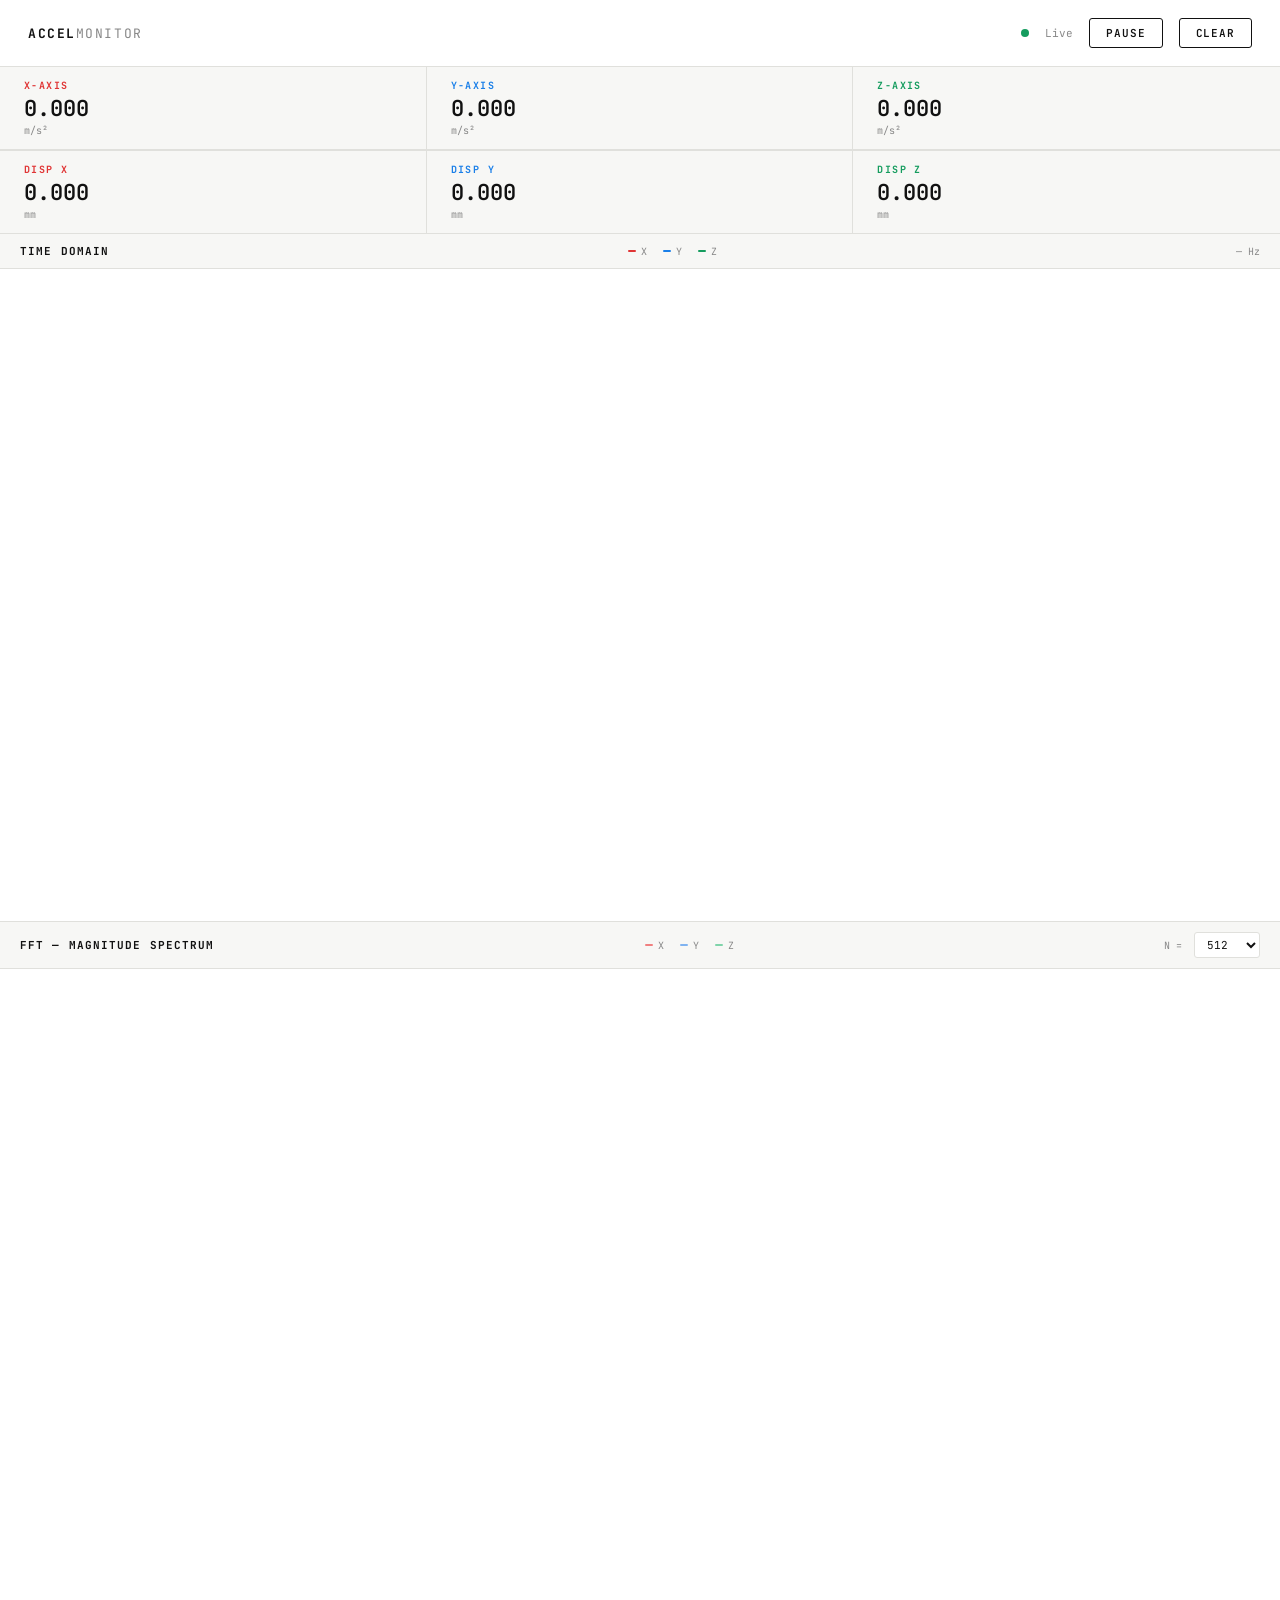
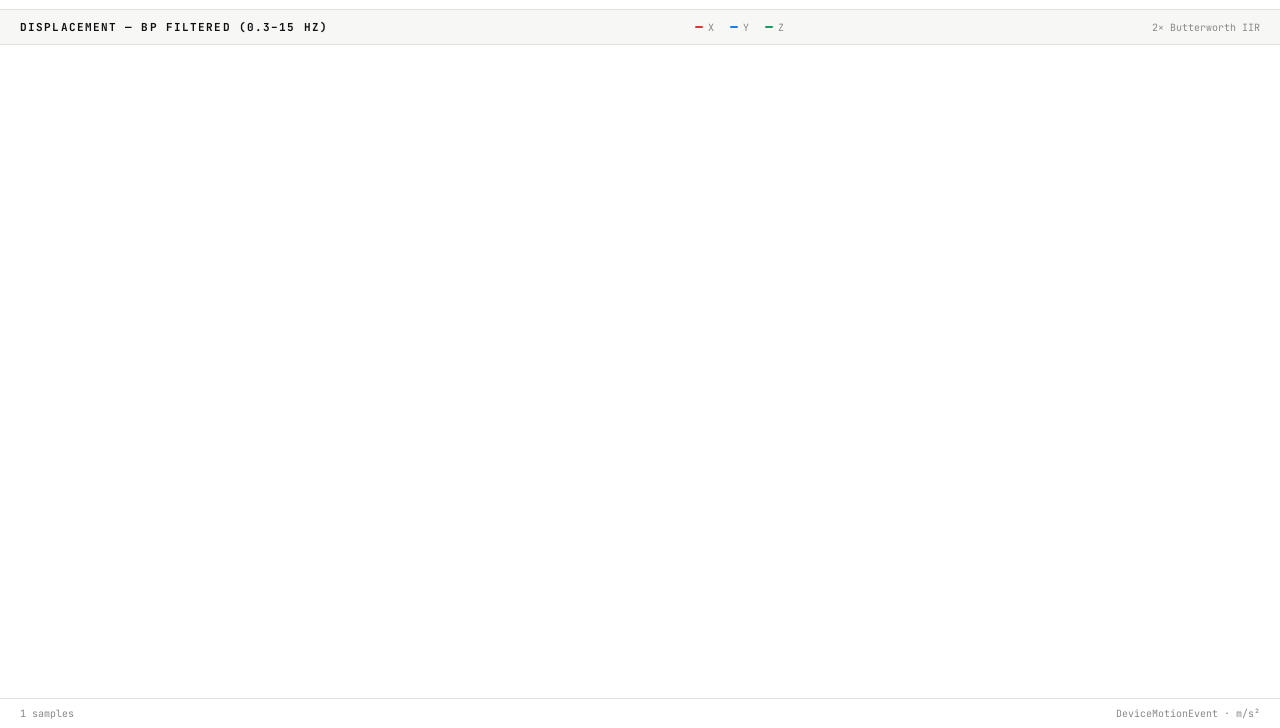
<file: accel_live-3.html>
<!DOCTYPE html>
<html lang="en">
<head>
<meta charset="UTF-8">
<meta name="viewport" content="width=device-width, initial-scale=1.0">
<title>Accelerometer Monitor</title>
<link href="https://fonts.googleapis.com/css2?family=JetBrains+Mono:wght@400;600;700&family=DM+Sans:wght@300;400;500&display=swap" rel="stylesheet">
<style>
  *, *::before, *::after { box-sizing: border-box; margin: 0; padding: 0; }

  :root {
    --bg: #ffffff;
    --surface: #f7f7f5;
    --border: #e0e0dc;
    --text: #111111;
    --muted: #888;
    --x: #e03535;
    --y: #1a7fe8;
    --z: #159c5e;
    --fft-x: #f08080;
    --fft-y: #80b3f0;
    --fft-z: #80d4aa;
    --mono: 'JetBrains Mono', monospace;
    --sans: 'DM Sans', sans-serif;
  }

  body {
    background: var(--bg);
    color: var(--text);
    font-family: var(--sans);
    min-height: 100vh;
    display: flex;
    flex-direction: column;
  }

  header {
    padding: 18px 28px;
    border-bottom: 1px solid var(--border);
    display: flex;
    align-items: center;
    justify-content: space-between;
    flex-wrap: wrap;
    gap: 12px;
  }

  .brand {
    font-family: var(--mono);
    font-weight: 700;
    font-size: 13px;
    letter-spacing: 0.12em;
    text-transform: uppercase;
    color: var(--text);
  }

  .brand span { color: var(--muted); font-weight: 400; }

  .status-row {
    display: flex;
    align-items: center;
    gap: 16px;
    flex-wrap: wrap;
  }

  #statusDot {
    width: 8px; height: 8px;
    border-radius: 50%;
    background: #ccc;
    display: inline-block;
    transition: background 0.3s;
  }
  #statusDot.active { background: #159c5e; animation: pulse 1.4s infinite; }
  #statusDot.error  { background: #e03535; }

  @keyframes pulse {
    0%,100% { opacity: 1; } 50% { opacity: 0.4; }
  }

  #statusText {
    font-family: var(--mono);
    font-size: 11px;
    color: var(--muted);
  }

  button {
    font-family: var(--mono);
    font-size: 11px;
    font-weight: 600;
    letter-spacing: 0.08em;
    text-transform: uppercase;
    padding: 7px 16px;
    border: 1.5px solid var(--text);
    background: var(--text);
    color: #fff;
    cursor: pointer;
    border-radius: 3px;
    transition: background 0.15s, color 0.15s;
  }
  button:hover { background: #333; }
  button.secondary { background: transparent; color: var(--text); }
  button.secondary:hover { background: var(--surface); }

  .readout-bar {
    display: grid;
    grid-template-columns: repeat(3, 1fr);
    border-bottom: 1px solid var(--border);
    background: var(--surface);
  }

  .readout {
    padding: 12px 24px;
    border-right: 1px solid var(--border);
  }
  .readout:last-child { border-right: none; }

  .readout-label {
    font-family: var(--mono);
    font-size: 10px;
    font-weight: 700;
    letter-spacing: 0.14em;
    text-transform: uppercase;
    margin-bottom: 2px;
  }
  .readout-label.x { color: var(--x); }
  .readout-label.y { color: var(--y); }
  .readout-label.z { color: var(--z); }

  .readout-value {
    font-family: var(--mono);
    font-size: 22px;
    font-weight: 600;
    color: var(--text);
    min-width: 90px;
  }

  .readout-unit {
    font-family: var(--mono);
    font-size: 10px;
    color: var(--muted);
    margin-top: 1px;
  }

  main {
    flex: 1;
    display: grid;
    grid-template-rows: 1fr 1fr 1fr;
    gap: 0;
  }

  .plot-panel {
    border-bottom: 1px solid var(--border);
    display: flex;
    flex-direction: column;
    padding: 0;
    min-height: 0;
  }

  .plot-panel:last-child { border-bottom: none; }

  .plot-header {
    display: flex;
    align-items: center;
    justify-content: space-between;
    padding: 10px 20px;
    border-bottom: 1px solid var(--border);
    background: var(--surface);
    flex-shrink: 0;
  }

  .plot-title {
    font-family: var(--mono);
    font-size: 11px;
    font-weight: 700;
    letter-spacing: 0.1em;
    text-transform: uppercase;
    color: var(--text);
  }

  .plot-meta {
    font-family: var(--mono);
    font-size: 10px;
    color: var(--muted);
  }

  .legend {
    display: flex;
    gap: 16px;
  }

  .legend-item {
    display: flex;
    align-items: center;
    gap: 5px;
    font-family: var(--mono);
    font-size: 10px;
    color: var(--muted);
  }

  .legend-dot {
    width: 8px; height: 2px;
    border-radius: 1px;
  }

  .canvas-wrap {
    flex: 1;
    position: relative;
    min-height: 0;
    overflow: hidden;
  }

  canvas {
    display: block;
    width: 100%;
    height: 100%;
  }

  #permissionOverlay {
    position: fixed;
    inset: 0;
    background: rgba(255,255,255,0.96);
    display: flex;
    flex-direction: column;
    align-items: center;
    justify-content: center;
    gap: 20px;
    z-index: 100;
    padding: 32px;
    text-align: center;
  }

  #permissionOverlay h2 {
    font-family: var(--mono);
    font-size: 14px;
    font-weight: 700;
    letter-spacing: 0.1em;
    text-transform: uppercase;
  }

  #permissionOverlay p {
    font-size: 14px;
    color: var(--muted);
    max-width: 360px;
    line-height: 1.6;
  }

  #fftControls {
    display: flex;
    align-items: center;
    gap: 12px;
  }

  .ctrl-label {
    font-family: var(--mono);
    font-size: 10px;
    color: var(--muted);
    white-space: nowrap;
  }

  select {
    font-family: var(--mono);
    font-size: 11px;
    padding: 4px 8px;
    border: 1px solid var(--border);
    background: var(--bg);
    color: var(--text);
    border-radius: 3px;
    cursor: pointer;
  }

  @keyframes alarmPulse {
    from { opacity: 1; transform: scale(1); }
    to   { opacity: 0.5; transform: scale(1.2); }
  }

  footer {
    padding: 8px 20px;
    border-top: 1px solid var(--border);
    font-family: var(--mono);
    font-size: 10px;
    color: var(--muted);
    display: flex;
    justify-content: space-between;
  }
</style>
</head>
<body>

<div id="permissionOverlay">
  <h2>Accelerometer Monitor</h2>
  <p>This page reads live accelerometer data from your device and plots the time-domain signal and FFT in real time.</p>
  <button id="startBtn" onclick="requestPermission()">Enable Accelerometer</button>
  <p id="permMsg" style="font-size:12px;"></p>
</div>

<header>
  <div class="brand">Accel<span>Monitor</span></div>
  <div class="status-row">
    <span id="statusDot"></span>
    <span id="statusText">Waiting for sensor…</span>
    <button class="secondary" onclick="togglePause()" id="pauseBtn">Pause</button>
    <button class="secondary" onclick="clearBuffers()">Clear</button>
  </div>
</header>

<div class="readout-bar">
  <div class="readout">
    <div class="readout-label x">X-axis</div>
    <div class="readout-value" id="vx">—</div>
    <div class="readout-unit">m/s²</div>
  </div>
  <div class="readout">
    <div class="readout-label y">Y-axis</div>
    <div class="readout-value" id="vy">—</div>
    <div class="readout-unit">m/s²</div>
  </div>
  <div class="readout">
    <div class="readout-label z">Z-axis</div>
    <div class="readout-value" id="vz">—</div>
    <div class="readout-unit">m/s²</div>
  </div>
</div>

<!-- Hunting Alarm Banner -->
<div id="alarmBar" style="display:none; align-items:center; justify-content:space-between;
  background:#e03535; color:#fff; padding:10px 24px; gap:12px; flex-wrap:wrap;">
  <div style="display:flex; align-items:center; gap:12px;">
    <span id="alarmIcon" style="font-size:18px; animation: alarmPulse 0.6s infinite alternate;">⚠</span>
    <span id="alarmMsg" style="font-family:'JetBrains Mono',monospace; font-size:12px; font-weight:700;
      letter-spacing:0.08em; text-transform:uppercase;"></span>
  </div>
  <button onclick="dismissAlarm()" style="background:rgba(255,255,255,0.2); border:1px solid rgba(255,255,255,0.5);
    color:#fff; font-size:10px; padding:5px 12px;">Dismiss</button>
</div>

<!-- Displacement readout bar -->
<div class="readout-bar" style="border-top:1px solid var(--border);">
  <div class="readout">
    <div class="readout-label x">Disp X</div>
    <div class="readout-value" id="vdx">—</div>
    <div class="readout-unit">mm</div>
  </div>
  <div class="readout">
    <div class="readout-label y">Disp Y</div>
    <div class="readout-value" id="vdy">—</div>
    <div class="readout-unit">mm</div>
  </div>
  <div class="readout">
    <div class="readout-label z">Disp Z</div>
    <div class="readout-value" id="vdz">—</div>
    <div class="readout-unit">mm</div>
  </div>
</div>

<main>
  <!-- Time Domain -->
  <div class="plot-panel">
    <div class="plot-header">
      <div class="plot-title">Time Domain</div>
      <div class="legend">
        <div class="legend-item"><div class="legend-dot" style="background:var(--x)"></div>X</div>
        <div class="legend-item"><div class="legend-dot" style="background:var(--y)"></div>Y</div>
        <div class="legend-item"><div class="legend-dot" style="background:var(--z)"></div>Z</div>
      </div>
      <div class="plot-meta" id="sampleRate">— Hz</div>
    </div>
    <div class="canvas-wrap">
      <canvas id="timePlot"></canvas>
    </div>
  </div>

  <!-- FFT -->
  <div class="plot-panel">
    <div class="plot-header">
      <div class="plot-title">FFT — Magnitude Spectrum</div>
      <div class="legend">
        <div class="legend-item"><div class="legend-dot" style="background:var(--fft-x)"></div>X</div>
        <div class="legend-item"><div class="legend-dot" style="background:var(--fft-y)"></div>Y</div>
        <div class="legend-item"><div class="legend-dot" style="background:var(--fft-z)"></div>Z</div>
      </div>
      <div id="fftControls">
        <span class="ctrl-label">N =</span>
        <select id="fftSize" onchange="updateFFTSize()">
          <option value="256">256</option>
          <option value="512" selected>512</option>
          <option value="1024">1024</option>
        </select>
      </div>
    </div>
    <div class="canvas-wrap">
      <canvas id="fftPlot"></canvas>
    </div>
  </div>
  <!-- Displacement -->
  <div class="plot-panel">
    <div class="plot-header">
      <div class="plot-title">Displacement — BP Filtered (0.3–15 Hz)</div>
      <div class="legend">
        <div class="legend-item"><div class="legend-dot" style="background:var(--x)"></div>X</div>
        <div class="legend-item"><div class="legend-dot" style="background:var(--y)"></div>Y</div>
        <div class="legend-item"><div class="legend-dot" style="background:var(--z)"></div>Z</div>
      </div>
      <div class="plot-meta">2× Butterworth IIR</div>
    </div>
    <div class="canvas-wrap">
      <canvas id="dispPlot"></canvas>
    </div>
  </div>
</main>

<footer>
  <span id="sampleCount">0 samples</span>
  <span>DeviceMotionEvent · m/s²</span>
</footer>

<script>
// ─── Config ───────────────────────────────────────────────────────────────────
const BUF_LEN   = 1024;       // ring buffer length
let   FFT_N     = 512;        // FFT window size
const MARGIN    = { t: 12, r: 20, b: 28, l: 46 };

// ─── State ────────────────────────────────────────────────────────────────────
let bufX = new Float32Array(BUF_LEN);
let bufY = new Float32Array(BUF_LEN);
let bufZ = new Float32Array(BUF_LEN);

// Displacement ring buffers (metres → displayed as mm)
let bufDX = new Float32Array(BUF_LEN);
let bufDY = new Float32Array(BUF_LEN);
let bufDZ = new Float32Array(BUF_LEN);

// Double-integration state per axis: [prevAccel, velocity, displacement]
let intX = [0, 0, 0], intY = [0, 0, 0], intZ = [0, 0, 0];

// Butterworth biquad coefficients — recomputed when sample rate stabilises
// Each biquad: { b:[b0,b1,b2], a:[a1,a2] }  (a0 normalised out)
let bqHP = null, bqLP = null;
let lastFilterFs = 0;

// Biquad Direct Form II Transposed filter states per axis
// fltX/Y/Z[0] = HP state [s1,s2],  [1] = LP state [s1,s2]
let fltX = [[0,0],[0,0]], fltY = [[0,0],[0,0]], fltZ = [[0,0],[0,0]];

// ─── Butterworth biquad design ────────────────────────────────────────────────
function butterHP(fc, fs) {
  const Q = Math.SQRT1_2;           // 1/√2 → maximally flat (Butterworth)
  const w0 = 2 * Math.PI * fc / fs;
  const cosw = Math.cos(w0), sinw = Math.sin(w0);
  const alpha = sinw / (2 * Q);
  const a0inv = 1 / (1 + alpha);
  return {
    b: [ (1 + cosw) / 2 * a0inv,
        -(1 + cosw)     * a0inv,
         (1 + cosw) / 2 * a0inv ],
    a: [ -2 * cosw      * a0inv,
         (1 - alpha)    * a0inv ]
  };
}

function butterLP(fc, fs) {
  const Q = Math.SQRT1_2;
  const w0 = 2 * Math.PI * fc / fs;
  const cosw = Math.cos(w0), sinw = Math.sin(w0);
  const alpha = sinw / (2 * Q);
  const a0inv = 1 / (1 + alpha);
  return {
    b: [ (1 - cosw) / 2 * a0inv,
         (1 - cosw)     * a0inv,
         (1 - cosw) / 2 * a0inv ],
    a: [ -2 * cosw      * a0inv,
         (1 - alpha)    * a0inv ]
  };
}

// Direct Form II Transposed — processes one sample, mutates state in-place
function bqStep(bq, state, x) {
  const y    = bq.b[0] * x + state[0];
  state[0]   = bq.b[1] * x - bq.a[0] * y + state[1];
  state[1]   = bq.b[2] * x - bq.a[1] * y;
  return y;
}

// Cascade HP → LP (bandpass)
function bpFilter(x, flt) {
  if (!bqHP || !bqLP) return x;
  return bqStep(bqLP, flt[1], bqStep(bqHP, flt[0], x));
}

function recomputeFilters(fs) {
  if (Math.abs(fs - lastFilterFs) < 1) return;  // no change
  lastFilterFs = fs;
  bqHP = butterHP(0.3, fs);
  bqLP = butterLP(15.0, fs);
  // Reset filter states on coefficient change to avoid transient blow-up
  fltX = [[0,0],[0,0]]; fltY = [[0,0],[0,0]]; fltZ = [[0,0],[0,0]];
  intX = [0,0,0]; intY = [0,0,0]; intZ = [0,0,0];
}
let head = 0, totalSamples = 0;
let paused = false;
let sampleRateEst = 0;
let lastTs = null, tsAccum = 0, tsCount = 0;
let animId = null;

// ─── Canvas refs ─────────────────────────────────────────────────────────────
const tcv  = document.getElementById('timePlot');
const fcv  = document.getElementById('fftPlot');
const dcv  = document.getElementById('dispPlot');
const tctx = tcv.getContext('2d');
const fctx = fcv.getContext('2d');
const dctx = dcv.getContext('2d');

function resize() {
  [tcv, fcv, dcv].forEach(cv => {
    const wrap = cv.parentElement;
    const dpr  = window.devicePixelRatio || 1;
    cv.width   = wrap.clientWidth  * dpr;
    cv.height  = wrap.clientHeight * dpr;
    cv.getContext('2d').scale(dpr, dpr);
    cv._w = wrap.clientWidth;
    cv._h = wrap.clientHeight;
  });
}
window.addEventListener('resize', () => { resize(); });
setTimeout(resize, 100);

// ─── Permission ───────────────────────────────────────────────────────────────
function requestPermission() {
  if (typeof DeviceMotionEvent !== 'undefined' &&
      typeof DeviceMotionEvent.requestPermission === 'function') {
    DeviceMotionEvent.requestPermission()
      .then(r => {
        if (r === 'granted') startListening();
        else document.getElementById('permMsg').textContent = 'Permission denied.';
      })
      .catch(e => document.getElementById('permMsg').textContent = e.message);
  } else if (typeof DeviceMotionEvent !== 'undefined') {
    startListening();
  } else {
    document.getElementById('permMsg').textContent =
      'DeviceMotionEvent not supported on this device/browser.';
  }
}

function startListening() {
  document.getElementById('permissionOverlay').style.display = 'none';
  window.addEventListener('devicemotion', onMotion, true);
  document.getElementById('statusDot').className = 'active';
  document.getElementById('statusText').textContent = 'Live';
  if (!animId) animId = requestAnimationFrame(renderLoop);
}

// ─── Motion handler ───────────────────────────────────────────────────────────
function onMotion(e) {
  if (paused) return;
  const a = e.accelerationIncludingGravity || e.acceleration;
  if (!a) return;

  const x = a.x ?? 0;
  const y = a.y ?? 0;
  const z = a.z ?? 0;

  bufX[head] = x; bufY[head] = y; bufZ[head] = z;

  // ── Double integration → displacement ──────────────────────────────────────
  const now2 = performance.now();
  const dt = (lastTs !== null) ? Math.min((now2 - lastTs) / 1000, 0.05) : (1 / 50);

  function integrate(s, a) {
    // Trapezoidal: velocity then displacement
    const v = s[1] + (s[0] + a) * 0.5 * dt;   // s[0]=prevA, s[1]=vel, s[2]=disp
    const d = s[2] + (s[1] + v)  * 0.5 * dt;
    s[0] = a; s[1] = v; s[2] = d;
    return d;
  }

  const dxRaw = integrate(intX, x);
  const dyRaw = integrate(intY, y);
  const dzRaw = integrate(intZ, z);

  // Recompute Butterworth coefficients if sample rate has settled
  if (sampleRateEst > 0) recomputeFilters(sampleRateEst);

  const dx = bpFilter(dxRaw, fltX);   // metres
  const dy = bpFilter(dyRaw, fltY);
  const dz = bpFilter(dzRaw, fltZ);

  bufDX[head] = dx; bufDY[head] = dy; bufDZ[head] = dz;

  head = (head + 1) % BUF_LEN;
  totalSamples++;

  // sample rate estimate
  const now = now2;
  if (lastTs !== null) {
    tsAccum += (now - lastTs);
    tsCount++;
    if (tsCount >= 30) {
      sampleRateEst = Math.round(1000 / (tsAccum / tsCount));
      tsAccum = 0; tsCount = 0;
      document.getElementById('sampleRate').textContent = sampleRateEst + ' Hz';
    }
  }
  lastTs = now;

  // live readout
  document.getElementById('vx').textContent = x.toFixed(3);
  document.getElementById('vy').textContent = y.toFixed(3);
  document.getElementById('vz').textContent = z.toFixed(3);
  document.getElementById('vdx').textContent = (dx * 1000).toFixed(3);
  document.getElementById('vdy').textContent = (dy * 1000).toFixed(3);
  document.getElementById('vdz').textContent = (dz * 1000).toFixed(3);
  document.getElementById('sampleCount').textContent = totalSamples.toLocaleString() + ' samples';
}

// ─── Get ordered buffer ───────────────────────────────────────────────────────
function getOrdered(buf) {
  const out = new Float32Array(BUF_LEN);
  for (let i = 0; i < BUF_LEN; i++) out[i] = buf[(head + i) % BUF_LEN];
  return out;
}

// ─── FFT (Cooley-Tukey, radix-2) ─────────────────────────────────────────────
function fft(re, im) {
  const n = re.length;
  // bit-reversal
  let j = 0;
  for (let i = 1; i < n; i++) {
    let bit = n >> 1;
    for (; j & bit; bit >>= 1) j ^= bit;
    j ^= bit;
    if (i < j) {
      [re[i], re[j]] = [re[j], re[i]];
      [im[i], im[j]] = [im[j], im[i]];
    }
  }
  for (let len = 2; len <= n; len <<= 1) {
    const ang = -2 * Math.PI / len;
    const wRe = Math.cos(ang), wIm = Math.sin(ang);
    for (let i = 0; i < n; i += len) {
      let curRe = 1, curIm = 0;
      for (let k = 0; k < len / 2; k++) {
        const uRe = re[i+k], uIm = im[i+k];
        const vRe = re[i+k+len/2]*curRe - im[i+k+len/2]*curIm;
        const vIm = re[i+k+len/2]*curIm + im[i+k+len/2]*curRe;
        re[i+k]         = uRe + vRe; im[i+k]         = uIm + vIm;
        re[i+k+len/2]   = uRe - vRe; im[i+k+len/2]   = uIm - vIm;
        const tmp = curRe*wRe - curIm*wIm;
        curIm = curRe*wIm + curIm*wRe;
        curRe = tmp;
      }
    }
  }
}

// Hann window
function hannWindow(n) {
  const w = new Float32Array(n);
  for (let i = 0; i < n; i++) w[i] = 0.5 * (1 - Math.cos(2 * Math.PI * i / (n - 1)));
  return w;
}

function computeFFT(signal) {
  const n   = FFT_N;
  const win = hannWindow(n);
  const re  = new Float32Array(n);
  const im  = new Float32Array(n);
  const src = signal.slice(signal.length - n);

  // Remove DC offset (subtract mean)
  let mean = 0;
  for (let i = 0; i < n; i++) mean += (src[i] || 0);
  mean /= n;

  for (let i = 0; i < n; i++) { re[i] = ((src[i] || 0) - mean) * win[i]; im[i] = 0; }
  fft(re, im);
  const mag = new Float32Array(n / 2);
  for (let i = 0; i < n / 2; i++) mag[i] = Math.sqrt(re[i]*re[i] + im[i]*im[i]) / n;
  return mag;
}

// ─── Hunting detection ────────────────────────────────────────────────────────
const HUNT_THRESHOLD = 2.0;   // m/s²  magnitude threshold
const HUNT_F_LOW     = 1.0;   // Hz
const HUNT_F_HIGH    = 10.0;  // Hz
let huntingActive    = false;
let huntingFlash     = 0;

function checkHunting(mx, my, mz) {
  const sr = sampleRateEst || 50;
  const binLow  = Math.ceil(HUNT_F_LOW  * FFT_N / sr);
  const binHigh = Math.floor(HUNT_F_HIGH * FFT_N / sr);

  let peakVal = 0, peakFreq = 0, peakAxis = '';
  [{ m: mx, l: 'X' }, { m: my, l: 'Y' }, { m: mz, l: 'Z' }].forEach(({ m, l }) => {
    for (let i = binLow; i <= Math.min(binHigh, m.length - 1); i++) {
      if (m[i] > peakVal) { peakVal = m[i]; peakFreq = i * sr / FFT_N; peakAxis = l; }
    }
  });

  const triggered = peakVal >= HUNT_THRESHOLD;
  if (triggered !== huntingActive) {
    huntingActive = triggered;
    updateAlarmUI(triggered, peakFreq, peakVal, peakAxis);
  } else if (triggered) {
    // refresh values if still active
    updateAlarmUI(true, peakFreq, peakVal, peakAxis);
  }
  return { triggered, peakFreq, peakVal, peakAxis };
}

function updateAlarmUI(active, freq, val, axis) {
  const bar = document.getElementById('alarmBar');
  if (active) {
    bar.style.display = 'flex';
    document.getElementById('alarmMsg').textContent =
      `HUNTING DETECTED — ${freq.toFixed(2)} Hz on ${axis}-axis  |  ${(val * 2).toFixed(3)} m/s² pk-pk`;
    huntingFlash++;
    startSiren();
  } else {
    bar.style.display = 'none';
    huntingFlash = 0;
    stopSiren();
  }
}

// ─── Drawing helpers ──────────────────────────────────────────────────────────
function drawGrid(ctx, W, H, nX, nY, labels) {
  ctx.strokeStyle = '#ebebeb';
  ctx.lineWidth = 1;
  ctx.fillStyle = '#aaa';
  ctx.font = '9px JetBrains Mono, monospace';
  const pw = W - MARGIN.l - MARGIN.r;
  const ph = H - MARGIN.t - MARGIN.b;

  for (let i = 0; i <= nX; i++) {
    const x = MARGIN.l + (pw / nX) * i;
    ctx.beginPath(); ctx.moveTo(x, MARGIN.t); ctx.lineTo(x, MARGIN.t + ph);
    ctx.stroke();
    if (labels && labels.x) {
      ctx.textAlign = 'center';
      ctx.fillText(labels.x(i, nX), x, MARGIN.t + ph + 14);
    }
  }
  for (let i = 0; i <= nY; i++) {
    const y = MARGIN.t + (ph / nY) * i;
    ctx.beginPath(); ctx.moveTo(MARGIN.l, y); ctx.lineTo(MARGIN.l + pw, y);
    ctx.stroke();
    if (labels && labels.y) {
      ctx.textAlign = 'right';
      ctx.fillText(labels.y(i, nY), MARGIN.l - 4, y + 3);
    }
  }
}

function drawSignal(ctx, W, H, data, color, yMin, yMax) {
  const pw = W - MARGIN.l - MARGIN.r;
  const ph = H - MARGIN.t - MARGIN.b;
  const n  = data.length;
  const range = yMax - yMin || 1;

  ctx.strokeStyle = color;
  ctx.lineWidth   = 1.5;
  ctx.beginPath();
  for (let i = 0; i < n; i++) {
    const px = MARGIN.l + (i / (n - 1)) * pw;
    const py = MARGIN.t + ph - ((data[i] - yMin) / range) * ph;
    i === 0 ? ctx.moveTo(px, py) : ctx.lineTo(px, py);
  }
  ctx.stroke();
}

// ─── Render loop ──────────────────────────────────────────────────────────────
function renderLoop() {
  animId = requestAnimationFrame(renderLoop);
  if (totalSamples < 4) return;
  drawTime();
  drawFFT();
  drawDisp();
}

function drawTime() {
  const W = tcv._w || tcv.width;
  const H = tcv._h || tcv.height;
  tctx.clearRect(0, 0, W, H);

  const ox = getOrdered(bufX);
  const oy = getOrdered(bufY);
  const oz = getOrdered(bufZ);

  // dynamic range
  let mn = Infinity, mx = -Infinity;
  [ox, oy, oz].forEach(d => d.forEach(v => { if (v<mn) mn=v; if (v>mx) mx=v; }));
  const pad = (mx - mn) * 0.1 || 1;
  mn -= pad; mx += pad;

  const sr = sampleRateEst || 50;
  drawGrid(tctx, W, H, 8, 4, {
    x: (i, n) => { const secs = (BUF_LEN / sr) * (i / n); return secs.toFixed(1) + 's'; },
    y: (i, n) => { const v = mx - (i / n) * (mx - mn); return v.toFixed(1); }
  });

  // axis lines
  tctx.strokeStyle = '#ccc'; tctx.lineWidth = 1;
  const zeroY = MARGIN.t + (tcv._h - MARGIN.t - MARGIN.b) * (mx / (mx - mn));
  tctx.beginPath(); tctx.moveTo(MARGIN.l, zeroY); tctx.lineTo(W - MARGIN.r, zeroY); tctx.stroke();

  drawSignal(tctx, W, H, ox, getComputedStyle(document.documentElement).getPropertyValue('--x').trim() || '#e03535', mn, mx);
  drawSignal(tctx, W, H, oy, getComputedStyle(document.documentElement).getPropertyValue('--y').trim() || '#1a7fe8', mn, mx);
  drawSignal(tctx, W, H, oz, getComputedStyle(document.documentElement).getPropertyValue('--z').trim() || '#159c5e', mn, mx);

  // axis label
  tctx.fillStyle = '#aaa'; tctx.font = '9px JetBrains Mono, monospace'; tctx.textAlign = 'left';
  tctx.fillText('m/s²', 2, MARGIN.t + 4);
}

function drawFFT() {
  const W = fcv._w || fcv.width;
  const H = fcv._h || fcv.height;
  fctx.clearRect(0, 0, W, H);

  const ox = getOrdered(bufX);
  const oy = getOrdered(bufY);
  const oz = getOrdered(bufZ);

  const mx = computeFFT(ox);
  const my = computeFFT(oy);
  const mz = computeFFT(oz);

  const sr   = sampleRateEst || 50;
  const fMax = sr / 2;
  let   yMax = 0;
  [mx, my, mz].forEach(m => m.forEach(v => { if (v > yMax) yMax = v; }));
  yMax = yMax * 1.15 || 1;

  drawGrid(fctx, W, H, 8, 4, {
    x: (i, n) => { return (fMax * i / n).toFixed(0) + 'Hz'; },
    y: (i, n) => { const v = yMax * (1 - i / n); return v < 0.001 ? '0' : v.toFixed(3); }
  });

  // Shade 1–10 Hz hunting band
  const pw2 = W - MARGIN.l - MARGIN.r;
  const ph2 = H - MARGIN.t - MARGIN.b;
  const sr2  = sampleRateEst || 50;
  const bx1 = MARGIN.l + (HUNT_F_LOW  / (sr2 / 2)) * pw2;
  const bx2 = MARGIN.l + (HUNT_F_HIGH / (sr2 / 2)) * pw2;
  fctx.fillStyle = huntingActive
    ? `rgba(224,53,53,${0.07 + 0.06 * Math.sin(huntingFlash * 0.4)})`
    : 'rgba(255,200,0,0.06)';
  fctx.fillRect(bx1, MARGIN.t, bx2 - bx1, ph2);
  fctx.strokeStyle = huntingActive ? 'rgba(224,53,53,0.35)' : 'rgba(200,160,0,0.25)';
  fctx.lineWidth = 1; fctx.setLineDash([4,3]);
  fctx.strokeRect(bx1, MARGIN.t, bx2 - bx1, ph2);
  fctx.setLineDash([]);
  fctx.fillStyle = huntingActive ? 'rgba(224,53,53,0.6)' : 'rgba(180,140,0,0.5)';
  fctx.font = '8px JetBrains Mono, monospace'; fctx.textAlign = 'left';
  fctx.fillText('HUNT BAND', bx1 + 3, MARGIN.t + 10);

  // Run hunting check
  checkHunting(mx, my, mz);

  const root = getComputedStyle(document.documentElement);
  drawSignal(fctx, W, H, mx, root.getPropertyValue('--fft-x').trim() || '#f08080', 0, yMax);
  drawSignal(fctx, W, H, my, root.getPropertyValue('--fft-y').trim() || '#80b3f0', 0, yMax);
  drawSignal(fctx, W, H, mz, root.getPropertyValue('--fft-z').trim() || '#80d4aa', 0, yMax);

  // Draw threshold line inside hunting band
  const threshY = MARGIN.t + ph2 - (HUNT_THRESHOLD / yMax) * ph2;
  if (threshY > MARGIN.t && threshY < MARGIN.t + ph2) {
    fctx.strokeStyle = 'rgba(224,53,53,0.5)'; fctx.lineWidth = 1; fctx.setLineDash([5,3]);
    fctx.beginPath(); fctx.moveTo(bx1, threshY); fctx.lineTo(bx2, threshY); fctx.stroke();
    fctx.setLineDash([]);
    fctx.fillStyle = 'rgba(224,53,53,0.6)'; fctx.font = '8px JetBrains Mono, monospace';
    fctx.textAlign = 'right';
    fctx.fillText('2.0 m/s²', bx2 - 3, threshY - 3);
  }

  // peak annotation on dominant channel
  const allMag = [
    { m: mx, c: '#e03535', label: 'X' },
    { m: my, c: '#1a7fe8', label: 'Y' },
    { m: mz, c: '#159c5e', label: 'Z' },
  ];
  let pkVal = 0, pkIdx = 0, pkCh = null;
  allMag.forEach(({ m, c, label }) => {
    for (let i = 1; i < m.length; i++) {
      if (m[i] > pkVal) { pkVal = m[i]; pkIdx = i; pkCh = { c, label }; }
    }
  });
  if (pkCh && pkVal > 0.001) {
    const pw = W - MARGIN.l - MARGIN.r;
    const ph = H - MARGIN.t - MARGIN.b;
    const px = MARGIN.l + (pkIdx / (FFT_N / 2)) * pw;
    const py = MARGIN.t + ph - (pkVal / yMax) * ph;
    const freq = (pkIdx / FFT_N * sr).toFixed(1);
    fctx.strokeStyle = pkCh.c; fctx.lineWidth = 1;
    fctx.setLineDash([3, 3]);
    fctx.beginPath(); fctx.moveTo(px, py); fctx.lineTo(px, MARGIN.t + ph); fctx.stroke();
    fctx.setLineDash([]);
    fctx.fillStyle = pkCh.c;
    fctx.font = 'bold 9px JetBrains Mono, monospace';
    fctx.textAlign = px > W / 2 ? 'right' : 'left';
    fctx.fillText(`${freq} Hz (${pkCh.label})`, px + (px > W/2 ? -4 : 4), py - 4);
  }

  fctx.fillStyle = '#aaa'; fctx.font = '9px JetBrains Mono, monospace'; fctx.textAlign = 'left';
  fctx.fillText('mag', 2, MARGIN.t + 4);
}

function drawDisp() {
  const W = dcv._w || dcv.width;
  const H = dcv._h || dcv.height;
  dctx.clearRect(0, 0, W, H);

  const odx = getOrdered(bufDX);
  const ody = getOrdered(bufDY);
  const odz = getOrdered(bufDZ);

  // Convert to mm for display
  const toMm = v => v * 1000;
  const dxMm = odx.map(toMm);
  const dyMm = ody.map(toMm);
  const dzMm = odz.map(toMm);

  let mn = Infinity, mx = -Infinity;
  [dxMm, dyMm, dzMm].forEach(d => d.forEach(v => {
    if (isFinite(v)) { if (v < mn) mn = v; if (v > mx) mx = v; }
  }));
  if (!isFinite(mn) || mn === mx) { mn = -1; mx = 1; }
  const pad = (mx - mn) * 0.12 || 0.1;
  mn -= pad; mx += pad;

  const sr = sampleRateEst || 50;
  drawGrid(dctx, W, H, 8, 4, {
    x: (i, n) => { const s = (BUF_LEN / sr) * (i / n); return s.toFixed(1) + 's'; },
    y: (i, n) => { const v = mx - (i / n) * (mx - mn); return v.toFixed(2); }
  });

  // Zero line
  const ph = H - MARGIN.t - MARGIN.b;
  const zeroY = MARGIN.t + ph * (mx / (mx - mn));
  dctx.strokeStyle = '#ccc'; dctx.lineWidth = 1;
  dctx.beginPath(); dctx.moveTo(MARGIN.l, zeroY); dctx.lineTo(W - MARGIN.r, zeroY); dctx.stroke();

  drawSignal(dctx, W, H, dxMm, '#e03535', mn, mx);
  drawSignal(dctx, W, H, dyMm, '#1a7fe8', mn, mx);
  drawSignal(dctx, W, H, dzMm, '#159c5e', mn, mx);

  dctx.fillStyle = '#aaa'; dctx.font = '9px JetBrains Mono, monospace'; dctx.textAlign = 'left';
  dctx.fillText('mm', 2, MARGIN.t + 4);
}

// ─── Siren (Web Audio API) ────────────────────────────────────────────────────
let audioCtx    = null;
let sirenOsc    = null;
let sirenGain   = null;
let sirenLfo    = null;
let sirenActive = false;

function getSirenCtx() {
  if (!audioCtx) audioCtx = new (window.AudioContext || window.webkitAudioContext)();
  return audioCtx;
}

function startSiren() {
  if (sirenActive) return;
  sirenActive = true;
  const ctx = getSirenCtx();
  if (ctx.state === 'suspended') ctx.resume();

  sirenOsc = ctx.createOscillator();
  sirenOsc.type = 'sawtooth';
  sirenOsc.frequency.setValueAtTime(600, ctx.currentTime);

  sirenLfo = ctx.createOscillator();
  sirenLfo.type = 'sine';
  sirenLfo.frequency.setValueAtTime(0.7, ctx.currentTime);

  const lfoGain = ctx.createGain();
  lfoGain.gain.setValueAtTime(250, ctx.currentTime);
  sirenLfo.connect(lfoGain);
  lfoGain.connect(sirenOsc.frequency);

  const wave = ctx.createWaveShaper();
  const curve = new Float32Array(256);
  for (let i = 0; i < 256; i++) {
    const x = (i * 2) / 256 - 1;
    curve[i] = (Math.PI + 30) * x / (Math.PI + 30 * Math.abs(x));
  }
  wave.curve = curve;

  sirenGain = ctx.createGain();
  sirenGain.gain.setValueAtTime(0, ctx.currentTime);
  sirenGain.gain.linearRampToValueAtTime(0.18, ctx.currentTime + 0.15);

  sirenOsc.connect(wave);
  wave.connect(sirenGain);
  sirenGain.connect(ctx.destination);

  sirenOsc.start();
  sirenLfo.start();
}

function stopSiren() {
  if (!sirenActive || !sirenGain) return;
  sirenActive = false;
  const ctx = getSirenCtx();
  sirenGain.gain.linearRampToValueAtTime(0, ctx.currentTime + 0.3);
  setTimeout(() => {
    try { sirenOsc.stop(); sirenLfo.stop(); } catch(e) {}
    sirenOsc = null; sirenLfo = null; sirenGain = null;
  }, 350);
}

// ─── Controls ─────────────────────────────────────────────────────────────────
function dismissAlarm() {
  document.getElementById('alarmBar').style.display = 'none';
  huntingActive = false;
  stopSiren();
}

function togglePause() {
  paused = !paused;
  const btn = document.getElementById('pauseBtn');
  btn.textContent = paused ? 'Resume' : 'Pause';
  document.getElementById('statusDot').className = paused ? '' : 'active';
  document.getElementById('statusText').textContent = paused ? 'Paused' : 'Live';
}

function clearBuffers() {
  bufX.fill(0); bufY.fill(0); bufZ.fill(0);
  bufDX.fill(0); bufDY.fill(0); bufDZ.fill(0);
  intX = [0,0,0]; intY = [0,0,0]; intZ = [0,0,0];
  fltX = [[0,0],[0,0]]; fltY = [[0,0],[0,0]]; fltZ = [[0,0],[0,0]];
  head = 0; totalSamples = 0;
  lastTs = null; tsAccum = 0; tsCount = 0;
  document.getElementById('sampleCount').textContent = '0 samples';
}

function updateFFTSize() {
  FFT_N = parseInt(document.getElementById('fftSize').value);
}

// ─── Auto-start if permission already granted (non-iOS) ───────────────────────
if (typeof DeviceMotionEvent !== 'undefined' &&
    typeof DeviceMotionEvent.requestPermission !== 'function') {
  startListening();
}
</script>
</body>
</html>
</file>
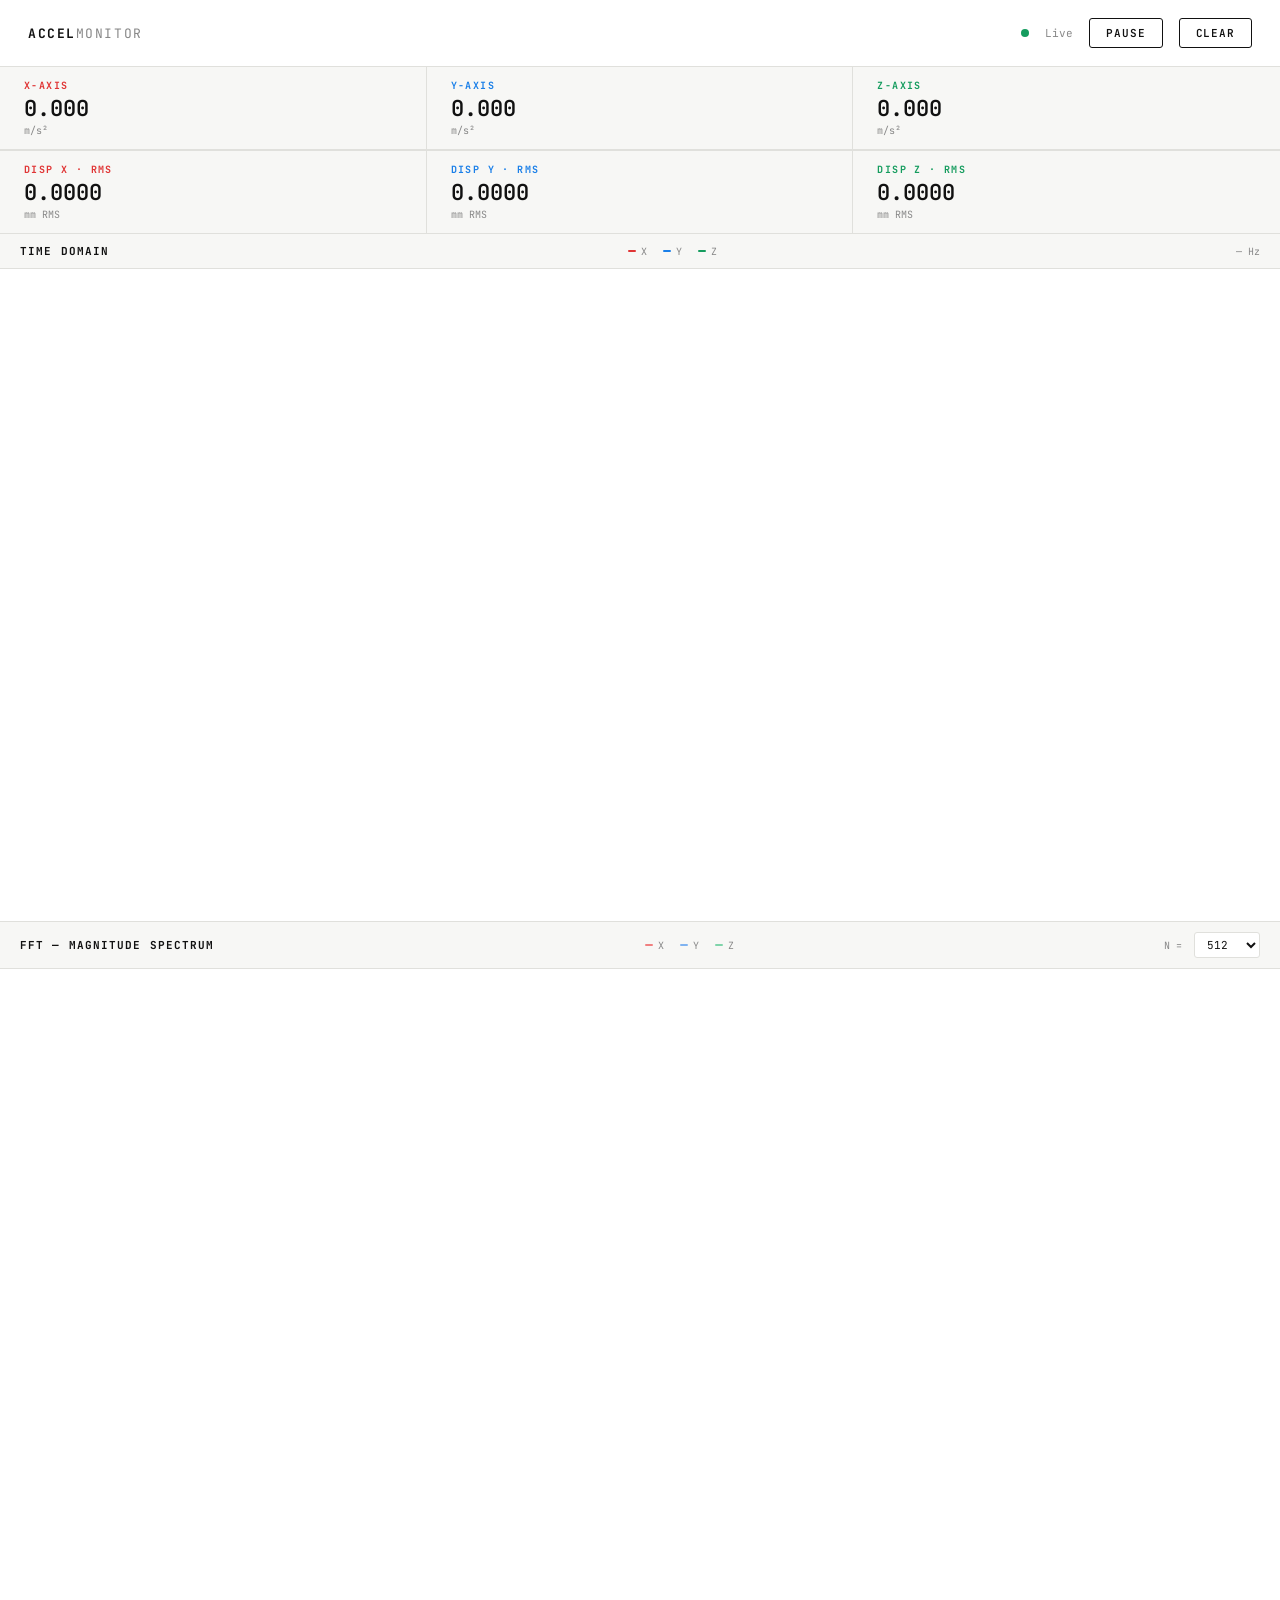
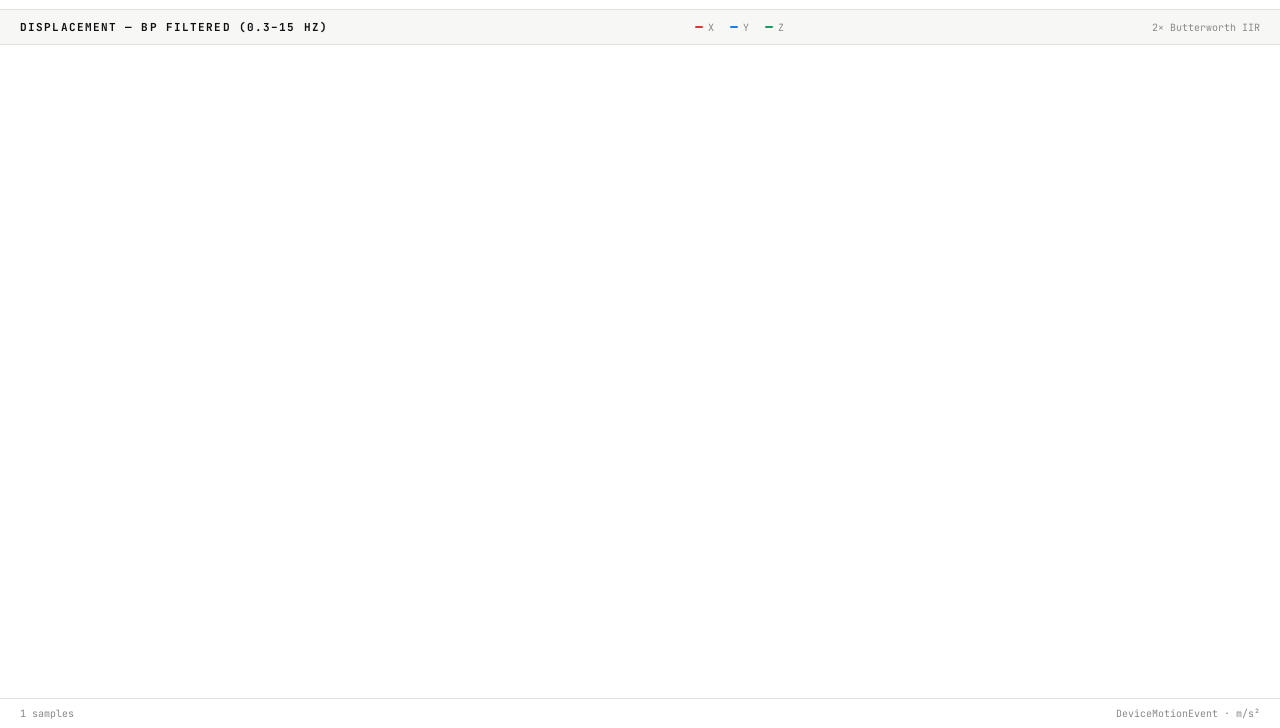
<file: accel_live-4.html>
<!DOCTYPE html>
<html lang="en">
<head>
<meta charset="UTF-8">
<meta name="viewport" content="width=device-width, initial-scale=1.0">
<title>Accelerometer Monitor</title>
<link href="https://fonts.googleapis.com/css2?family=JetBrains+Mono:wght@400;600;700&family=DM+Sans:wght@300;400;500&display=swap" rel="stylesheet">
<style>
  *, *::before, *::after { box-sizing: border-box; margin: 0; padding: 0; }

  :root {
    --bg: #ffffff;
    --surface: #f7f7f5;
    --border: #e0e0dc;
    --text: #111111;
    --muted: #888;
    --x: #e03535;
    --y: #1a7fe8;
    --z: #159c5e;
    --fft-x: #f08080;
    --fft-y: #80b3f0;
    --fft-z: #80d4aa;
    --mono: 'JetBrains Mono', monospace;
    --sans: 'DM Sans', sans-serif;
  }

  body {
    background: var(--bg);
    color: var(--text);
    font-family: var(--sans);
    min-height: 100vh;
    display: flex;
    flex-direction: column;
  }

  header {
    padding: 18px 28px;
    border-bottom: 1px solid var(--border);
    display: flex;
    align-items: center;
    justify-content: space-between;
    flex-wrap: wrap;
    gap: 12px;
  }

  .brand {
    font-family: var(--mono);
    font-weight: 700;
    font-size: 13px;
    letter-spacing: 0.12em;
    text-transform: uppercase;
    color: var(--text);
  }

  .brand span { color: var(--muted); font-weight: 400; }

  .status-row {
    display: flex;
    align-items: center;
    gap: 16px;
    flex-wrap: wrap;
  }

  #statusDot {
    width: 8px; height: 8px;
    border-radius: 50%;
    background: #ccc;
    display: inline-block;
    transition: background 0.3s;
  }
  #statusDot.active { background: #159c5e; animation: pulse 1.4s infinite; }
  #statusDot.error  { background: #e03535; }

  @keyframes pulse {
    0%,100% { opacity: 1; } 50% { opacity: 0.4; }
  }

  #statusText {
    font-family: var(--mono);
    font-size: 11px;
    color: var(--muted);
  }

  button {
    font-family: var(--mono);
    font-size: 11px;
    font-weight: 600;
    letter-spacing: 0.08em;
    text-transform: uppercase;
    padding: 7px 16px;
    border: 1.5px solid var(--text);
    background: var(--text);
    color: #fff;
    cursor: pointer;
    border-radius: 3px;
    transition: background 0.15s, color 0.15s;
  }
  button:hover { background: #333; }
  button.secondary { background: transparent; color: var(--text); }
  button.secondary:hover { background: var(--surface); }

  .readout-bar {
    display: grid;
    grid-template-columns: repeat(3, 1fr);
    border-bottom: 1px solid var(--border);
    background: var(--surface);
  }

  .readout {
    padding: 12px 24px;
    border-right: 1px solid var(--border);
  }
  .readout:last-child { border-right: none; }

  .readout-label {
    font-family: var(--mono);
    font-size: 10px;
    font-weight: 700;
    letter-spacing: 0.14em;
    text-transform: uppercase;
    margin-bottom: 2px;
  }
  .readout-label.x { color: var(--x); }
  .readout-label.y { color: var(--y); }
  .readout-label.z { color: var(--z); }

  .readout-value {
    font-family: var(--mono);
    font-size: 22px;
    font-weight: 600;
    color: var(--text);
    min-width: 90px;
  }

  .readout-unit {
    font-family: var(--mono);
    font-size: 10px;
    color: var(--muted);
    margin-top: 1px;
  }

  main {
    flex: 1;
    display: grid;
    grid-template-rows: 1fr 1fr 1fr;
    gap: 0;
  }

  .plot-panel {
    border-bottom: 1px solid var(--border);
    display: flex;
    flex-direction: column;
    padding: 0;
    min-height: 0;
  }

  .plot-panel:last-child { border-bottom: none; }

  .plot-header {
    display: flex;
    align-items: center;
    justify-content: space-between;
    padding: 10px 20px;
    border-bottom: 1px solid var(--border);
    background: var(--surface);
    flex-shrink: 0;
  }

  .plot-title {
    font-family: var(--mono);
    font-size: 11px;
    font-weight: 700;
    letter-spacing: 0.1em;
    text-transform: uppercase;
    color: var(--text);
  }

  .plot-meta {
    font-family: var(--mono);
    font-size: 10px;
    color: var(--muted);
  }

  .legend {
    display: flex;
    gap: 16px;
  }

  .legend-item {
    display: flex;
    align-items: center;
    gap: 5px;
    font-family: var(--mono);
    font-size: 10px;
    color: var(--muted);
  }

  .legend-dot {
    width: 8px; height: 2px;
    border-radius: 1px;
  }

  .canvas-wrap {
    flex: 1;
    position: relative;
    min-height: 0;
    overflow: hidden;
  }

  canvas {
    display: block;
    width: 100%;
    height: 100%;
  }

  #permissionOverlay {
    position: fixed;
    inset: 0;
    background: rgba(255,255,255,0.96);
    display: flex;
    flex-direction: column;
    align-items: center;
    justify-content: center;
    gap: 20px;
    z-index: 100;
    padding: 32px;
    text-align: center;
  }

  #permissionOverlay h2 {
    font-family: var(--mono);
    font-size: 14px;
    font-weight: 700;
    letter-spacing: 0.1em;
    text-transform: uppercase;
  }

  #permissionOverlay p {
    font-size: 14px;
    color: var(--muted);
    max-width: 360px;
    line-height: 1.6;
  }

  #fftControls {
    display: flex;
    align-items: center;
    gap: 12px;
  }

  .ctrl-label {
    font-family: var(--mono);
    font-size: 10px;
    color: var(--muted);
    white-space: nowrap;
  }

  select {
    font-family: var(--mono);
    font-size: 11px;
    padding: 4px 8px;
    border: 1px solid var(--border);
    background: var(--bg);
    color: var(--text);
    border-radius: 3px;
    cursor: pointer;
  }

  @keyframes alarmPulse {
    from { opacity: 1; transform: scale(1); }
    to   { opacity: 0.5; transform: scale(1.2); }
  }

  footer {
    padding: 8px 20px;
    border-top: 1px solid var(--border);
    font-family: var(--mono);
    font-size: 10px;
    color: var(--muted);
    display: flex;
    justify-content: space-between;
  }
</style>
</head>
<body>

<div id="permissionOverlay">
  <h2>Accelerometer Monitor</h2>
  <p>This page reads live accelerometer data from your device and plots the time-domain signal and FFT in real time.</p>
  <button id="startBtn" onclick="requestPermission()">Enable Accelerometer</button>
  <p id="permMsg" style="font-size:12px;"></p>
</div>

<header>
  <div class="brand">Accel<span>Monitor</span></div>
  <div class="status-row">
    <span id="statusDot"></span>
    <span id="statusText">Waiting for sensor…</span>
    <button class="secondary" onclick="togglePause()" id="pauseBtn">Pause</button>
    <button class="secondary" onclick="clearBuffers()">Clear</button>
  </div>
</header>

<div class="readout-bar">
  <div class="readout">
    <div class="readout-label x">X-axis</div>
    <div class="readout-value" id="vx">—</div>
    <div class="readout-unit">m/s²</div>
  </div>
  <div class="readout">
    <div class="readout-label y">Y-axis</div>
    <div class="readout-value" id="vy">—</div>
    <div class="readout-unit">m/s²</div>
  </div>
  <div class="readout">
    <div class="readout-label z">Z-axis</div>
    <div class="readout-value" id="vz">—</div>
    <div class="readout-unit">m/s²</div>
  </div>
</div>

<!-- Hunting Alarm Banner -->
<div id="alarmBar" style="display:none; align-items:center; justify-content:space-between;
  background:#e03535; color:#fff; padding:10px 24px; gap:12px; flex-wrap:wrap;">
  <div style="display:flex; align-items:center; gap:12px;">
    <span id="alarmIcon" style="font-size:18px; animation: alarmPulse 0.6s infinite alternate;">⚠</span>
    <span id="alarmMsg" style="font-family:'JetBrains Mono',monospace; font-size:12px; font-weight:700;
      letter-spacing:0.08em; text-transform:uppercase;"></span>
  </div>
  <button onclick="dismissAlarm()" style="background:rgba(255,255,255,0.2); border:1px solid rgba(255,255,255,0.5);
    color:#fff; font-size:10px; padding:5px 12px;">Dismiss</button>
</div>

<!-- Displacement readout bar -->
<div class="readout-bar" style="border-top:1px solid var(--border);">
  <div class="readout">
    <div class="readout-label x">Disp X · RMS</div>
    <div class="readout-value" id="vdx">—</div>
    <div class="readout-unit">mm RMS</div>
  </div>
  <div class="readout">
    <div class="readout-label y">Disp Y · RMS</div>
    <div class="readout-value" id="vdy">—</div>
    <div class="readout-unit">mm RMS</div>
  </div>
  <div class="readout">
    <div class="readout-label z">Disp Z · RMS</div>
    <div class="readout-value" id="vdz">—</div>
    <div class="readout-unit">mm RMS</div>
  </div>
</div>

<main>
  <!-- Time Domain -->
  <div class="plot-panel">
    <div class="plot-header">
      <div class="plot-title">Time Domain</div>
      <div class="legend">
        <div class="legend-item"><div class="legend-dot" style="background:var(--x)"></div>X</div>
        <div class="legend-item"><div class="legend-dot" style="background:var(--y)"></div>Y</div>
        <div class="legend-item"><div class="legend-dot" style="background:var(--z)"></div>Z</div>
      </div>
      <div class="plot-meta" id="sampleRate">— Hz</div>
    </div>
    <div class="canvas-wrap">
      <canvas id="timePlot"></canvas>
    </div>
  </div>

  <!-- FFT -->
  <div class="plot-panel">
    <div class="plot-header">
      <div class="plot-title">FFT — Magnitude Spectrum</div>
      <div class="legend">
        <div class="legend-item"><div class="legend-dot" style="background:var(--fft-x)"></div>X</div>
        <div class="legend-item"><div class="legend-dot" style="background:var(--fft-y)"></div>Y</div>
        <div class="legend-item"><div class="legend-dot" style="background:var(--fft-z)"></div>Z</div>
      </div>
      <div id="fftControls">
        <span class="ctrl-label">N =</span>
        <select id="fftSize" onchange="updateFFTSize()">
          <option value="256">256</option>
          <option value="512" selected>512</option>
          <option value="1024">1024</option>
        </select>
      </div>
    </div>
    <div class="canvas-wrap">
      <canvas id="fftPlot"></canvas>
    </div>
  </div>
  <!-- Displacement -->
  <div class="plot-panel">
    <div class="plot-header">
      <div class="plot-title">Displacement — BP Filtered (0.3–15 Hz)</div>
      <div class="legend">
        <div class="legend-item"><div class="legend-dot" style="background:var(--x)"></div>X</div>
        <div class="legend-item"><div class="legend-dot" style="background:var(--y)"></div>Y</div>
        <div class="legend-item"><div class="legend-dot" style="background:var(--z)"></div>Z</div>
      </div>
      <div class="plot-meta">2× Butterworth IIR</div>
    </div>
    <div class="canvas-wrap">
      <canvas id="dispPlot"></canvas>
    </div>
  </div>
</main>

<footer>
  <span id="sampleCount">0 samples</span>
  <span>DeviceMotionEvent · m/s²</span>
</footer>

<script>
// ─── Config ───────────────────────────────────────────────────────────────────
const BUF_LEN   = 1024;       // ring buffer length
let   FFT_N     = 512;        // FFT window size
const MARGIN    = { t: 12, r: 20, b: 28, l: 46 };

// ─── State ────────────────────────────────────────────────────────────────────
let bufX = new Float32Array(BUF_LEN);
let bufY = new Float32Array(BUF_LEN);
let bufZ = new Float32Array(BUF_LEN);

// Displacement ring buffers (metres → displayed as mm)
let bufDX = new Float32Array(BUF_LEN);
let bufDY = new Float32Array(BUF_LEN);
let bufDZ = new Float32Array(BUF_LEN);

// Double-integration state per axis: [prevAccelDC, velocity]
let intX = [0, 0], intY = [0, 0], intZ = [0, 0];

// Raw accel ring buffers for running-mean DC removal (separate from bufX which stores DC-removed)
let rawBufX = new Float32Array(BUF_LEN);
let rawBufY = new Float32Array(BUF_LEN);
let rawBufZ = new Float32Array(BUF_LEN);
let rawSumX = 0, rawSumY = 0, rawSumZ = 0;

// Butterworth biquad coefficients — recomputed when sample rate stabilises
// Each biquad: { b:[b0,b1,b2], a:[a1,a2] }  (a0 normalised out)
let bqHP = null, bqLP = null;
let lastFilterFs = 0;

// Biquad Direct Form II Transposed filter states per axis
// fltVX/Y/Z = velocity filter states  [HP[s1,s2], LP[s1,s2]]
// fltDX/Y/Z = displacement filter states [HP[s1,s2], LP[s1,s2]]
let fltVX = [[0,0],[0,0]], fltVY = [[0,0],[0,0]], fltVZ = [[0,0],[0,0]];
let fltDX = [[0,0],[0,0]], fltDY = [[0,0],[0,0]], fltDZ = [[0,0],[0,0]];

// ─── Butterworth biquad design ────────────────────────────────────────────────
function butterHP(fc, fs) {
  const Q = Math.SQRT1_2;           // 1/√2 → maximally flat (Butterworth)
  const w0 = 2 * Math.PI * fc / fs;
  const cosw = Math.cos(w0), sinw = Math.sin(w0);
  const alpha = sinw / (2 * Q);
  const a0inv = 1 / (1 + alpha);
  return {
    b: [ (1 + cosw) / 2 * a0inv,
        -(1 + cosw)     * a0inv,
         (1 + cosw) / 2 * a0inv ],
    a: [ -2 * cosw      * a0inv,
         (1 - alpha)    * a0inv ]
  };
}

function butterLP(fc, fs) {
  const Q = Math.SQRT1_2;
  const w0 = 2 * Math.PI * fc / fs;
  const cosw = Math.cos(w0), sinw = Math.sin(w0);
  const alpha = sinw / (2 * Q);
  const a0inv = 1 / (1 + alpha);
  return {
    b: [ (1 - cosw) / 2 * a0inv,
         (1 - cosw)     * a0inv,
         (1 - cosw) / 2 * a0inv ],
    a: [ -2 * cosw      * a0inv,
         (1 - alpha)    * a0inv ]
  };
}

// Direct Form II Transposed — processes one sample, mutates state in-place
function bqStep(bq, state, x) {
  const y    = bq.b[0] * x + state[0];
  state[0]   = bq.b[1] * x - bq.a[0] * y + state[1];
  state[1]   = bq.b[2] * x - bq.a[1] * y;
  return y;
}

// Cascade HP → LP (bandpass)
function bpFilter(x, flt) {
  if (!bqHP || !bqLP) return x;
  return bqStep(bqLP, flt[1], bqStep(bqHP, flt[0], x));
}

function recomputeFilters(fs) {
  if (Math.abs(fs - lastFilterFs) < 1) return;  // no change
  lastFilterFs = fs;
  bqHP = butterHP(0.3, fs);
  bqLP = butterLP(15.0, fs);
  // Flush all filter and integration states on coefficient change
  fltVX = [[0,0],[0,0]]; fltVY = [[0,0],[0,0]]; fltVZ = [[0,0],[0,0]];
  fltDX = [[0,0],[0,0]]; fltDY = [[0,0],[0,0]]; fltDZ = [[0,0],[0,0]];
  intX = [0,0]; intY = [0,0]; intZ = [0,0];
}
let head = 0, totalSamples = 0;
let paused = false;
let sampleRateEst = 0;
let lastTs = null, tsAccum = 0, tsCount = 0;
let animId = null;

// ─── Canvas refs ─────────────────────────────────────────────────────────────
const tcv  = document.getElementById('timePlot');
const fcv  = document.getElementById('fftPlot');
const dcv  = document.getElementById('dispPlot');
const tctx = tcv.getContext('2d');
const fctx = fcv.getContext('2d');
const dctx = dcv.getContext('2d');

function resize() {
  [tcv, fcv, dcv].forEach(cv => {
    const wrap = cv.parentElement;
    const dpr  = window.devicePixelRatio || 1;
    cv.width   = wrap.clientWidth  * dpr;
    cv.height  = wrap.clientHeight * dpr;
    cv.getContext('2d').scale(dpr, dpr);
    cv._w = wrap.clientWidth;
    cv._h = wrap.clientHeight;
  });
}
window.addEventListener('resize', () => { resize(); });
setTimeout(resize, 100);

// ─── Permission ───────────────────────────────────────────────────────────────
function requestPermission() {
  if (typeof DeviceMotionEvent !== 'undefined' &&
      typeof DeviceMotionEvent.requestPermission === 'function') {
    DeviceMotionEvent.requestPermission()
      .then(r => {
        if (r === 'granted') startListening();
        else document.getElementById('permMsg').textContent = 'Permission denied.';
      })
      .catch(e => document.getElementById('permMsg').textContent = e.message);
  } else if (typeof DeviceMotionEvent !== 'undefined') {
    startListening();
  } else {
    document.getElementById('permMsg').textContent =
      'DeviceMotionEvent not supported on this device/browser.';
  }
}

function startListening() {
  document.getElementById('permissionOverlay').style.display = 'none';
  window.addEventListener('devicemotion', onMotion, true);
  document.getElementById('statusDot').className = 'active';
  document.getElementById('statusText').textContent = 'Live';
  if (!animId) animId = requestAnimationFrame(renderLoop);
}

// ─── Motion handler ───────────────────────────────────────────────────────────
function onMotion(e) {
  if (paused) return;
  const a = e.accelerationIncludingGravity || e.acceleration;
  if (!a) return;

  const x = a.x ?? 0;
  const y = a.y ?? 0;
  const z = a.z ?? 0;

  // ── Step 1: DC removal via running mean of raw accel ─────────────────────────
  const now2 = performance.now();
  const dt = (lastTs !== null) ? Math.min((now2 - lastTs) / 1000, 0.05) : (1 / 50);

  const runN = Math.min(totalSamples + 1, BUF_LEN);
  // Subtract oldest raw value before overwriting, add new raw value
  rawSumX += x - rawBufX[head];  rawBufX[head] = x;
  rawSumY += y - rawBufY[head];  rawBufY[head] = y;
  rawSumZ += z - rawBufZ[head];  rawBufZ[head] = z;

  const xDC = x - rawSumX / runN;   // DC-removed acceleration (m/s²)
  const yDC = y - rawSumY / runN;
  const zDC = z - rawSumZ / runN;

  bufX[head] = xDC; bufY[head] = yDC; bufZ[head] = zDC;

  // ── Step 2: Recompute Butterworth coefficients if sample rate settled ─────────
  if (sampleRateEst > 0) recomputeFilters(sampleRateEst);

  // ── Step 3: 1st integration (accel → velocity), then BP filter velocity ───────
  const vxRaw = intX[1] + (intX[0] + xDC) * 0.5 * dt;
  const vyRaw = intY[1] + (intY[0] + yDC) * 0.5 * dt;
  const vzRaw = intZ[1] + (intZ[0] + zDC) * 0.5 * dt;
  intX[0] = xDC; intY[0] = yDC; intZ[0] = zDC;

  const vx = bpFilter(vxRaw, fltVX);   // filtered velocity (m/s)
  const vy = bpFilter(vyRaw, fltVY);
  const vz = bpFilter(vzRaw, fltVZ);

  // ── Step 4: 2nd integration (velocity → displacement), then BP filter ─────────
  const dxRaw = intX[1] + (intX[1] + vx) * 0.5 * dt;   // reuse intX[1] as prevVel
  const dyRaw = intY[1] + (intY[1] + vy) * 0.5 * dt;
  const dzRaw = intZ[1] + (intZ[1] + vz) * 0.5 * dt;
  intX[1] = vx; intY[1] = vy; intZ[1] = vz;             // update prevVel state

  const dx = bpFilter(dxRaw, fltDX);   // filtered displacement (m)
  const dy = bpFilter(dyRaw, fltDY);
  const dz = bpFilter(dzRaw, fltDZ);

  bufDX[head] = dx; bufDY[head] = dy; bufDZ[head] = dz;

  head = (head + 1) % BUF_LEN;
  totalSamples++;

  // sample rate estimate
  const now = now2;
  if (lastTs !== null) {
    tsAccum += (now - lastTs);
    tsCount++;
    if (tsCount >= 30) {
      sampleRateEst = Math.round(1000 / (tsAccum / tsCount));
      tsAccum = 0; tsCount = 0;
      document.getElementById('sampleRate').textContent = sampleRateEst + ' Hz';
    }
  }
  lastTs = now;

  // live readout
  document.getElementById('vx').textContent = xDC.toFixed(3);
  document.getElementById('vy').textContent = yDC.toFixed(3);
  document.getElementById('vz').textContent = zDC.toFixed(3);

  // Displacement RMS over visible buffer window (mm)
  const rmsN = Math.min(totalSamples + 1, BUF_LEN);
  document.getElementById('vdx').textContent = (rmsOf(bufDX, rmsN) * 1000).toFixed(4);
  document.getElementById('vdy').textContent = (rmsOf(bufDY, rmsN) * 1000).toFixed(4);
  document.getElementById('vdz').textContent = (rmsOf(bufDZ, rmsN) * 1000).toFixed(4);
  document.getElementById('sampleCount').textContent = totalSamples.toLocaleString() + ' samples';
}

// ─── RMS over first n samples of a ring buffer ────────────────────────────────
function rmsOf(buf, n) {
  if (n < 1) return 0;
  let sum = 0;
  for (let i = 0; i < n; i++) sum += buf[i] * buf[i];
  return Math.sqrt(sum / n);
}

// ─── Get ordered buffer ───────────────────────────────────────────────────────
function getOrdered(buf) {
  const out = new Float32Array(BUF_LEN);
  for (let i = 0; i < BUF_LEN; i++) out[i] = buf[(head + i) % BUF_LEN];
  return out;
}

// ─── FFT (Cooley-Tukey, radix-2) ─────────────────────────────────────────────
function fft(re, im) {
  const n = re.length;
  // bit-reversal
  let j = 0;
  for (let i = 1; i < n; i++) {
    let bit = n >> 1;
    for (; j & bit; bit >>= 1) j ^= bit;
    j ^= bit;
    if (i < j) {
      [re[i], re[j]] = [re[j], re[i]];
      [im[i], im[j]] = [im[j], im[i]];
    }
  }
  for (let len = 2; len <= n; len <<= 1) {
    const ang = -2 * Math.PI / len;
    const wRe = Math.cos(ang), wIm = Math.sin(ang);
    for (let i = 0; i < n; i += len) {
      let curRe = 1, curIm = 0;
      for (let k = 0; k < len / 2; k++) {
        const uRe = re[i+k], uIm = im[i+k];
        const vRe = re[i+k+len/2]*curRe - im[i+k+len/2]*curIm;
        const vIm = re[i+k+len/2]*curIm + im[i+k+len/2]*curRe;
        re[i+k]         = uRe + vRe; im[i+k]         = uIm + vIm;
        re[i+k+len/2]   = uRe - vRe; im[i+k+len/2]   = uIm - vIm;
        const tmp = curRe*wRe - curIm*wIm;
        curIm = curRe*wIm + curIm*wRe;
        curRe = tmp;
      }
    }
  }
}

// Hann window
function hannWindow(n) {
  const w = new Float32Array(n);
  for (let i = 0; i < n; i++) w[i] = 0.5 * (1 - Math.cos(2 * Math.PI * i / (n - 1)));
  return w;
}

function computeFFT(signal) {
  const n   = FFT_N;
  const win = hannWindow(n);
  const re  = new Float32Array(n);
  const im  = new Float32Array(n);
  const src = signal.slice(signal.length - n);

  // Remove DC offset (subtract mean)
  let mean = 0;
  for (let i = 0; i < n; i++) mean += (src[i] || 0);
  mean /= n;

  for (let i = 0; i < n; i++) { re[i] = ((src[i] || 0) - mean) * win[i]; im[i] = 0; }
  fft(re, im);
  const mag = new Float32Array(n / 2);
  for (let i = 0; i < n / 2; i++) mag[i] = Math.sqrt(re[i]*re[i] + im[i]*im[i]) / n;
  return mag;
}

// ─── Hunting detection ────────────────────────────────────────────────────────
const HUNT_THRESHOLD = 2.0;   // m/s²  magnitude threshold
const HUNT_F_LOW     = 1.0;   // Hz
const HUNT_F_HIGH    = 10.0;  // Hz
let huntingActive    = false;
let huntingFlash     = 0;

function checkHunting(mx, my, mz) {
  const sr = sampleRateEst || 50;
  const binLow  = Math.ceil(HUNT_F_LOW  * FFT_N / sr);
  const binHigh = Math.floor(HUNT_F_HIGH * FFT_N / sr);

  let peakVal = 0, peakFreq = 0, peakAxis = '';
  [{ m: mx, l: 'X' }, { m: my, l: 'Y' }, { m: mz, l: 'Z' }].forEach(({ m, l }) => {
    for (let i = binLow; i <= Math.min(binHigh, m.length - 1); i++) {
      if (m[i] > peakVal) { peakVal = m[i]; peakFreq = i * sr / FFT_N; peakAxis = l; }
    }
  });

  const triggered = peakVal >= HUNT_THRESHOLD;
  if (triggered !== huntingActive) {
    huntingActive = triggered;
    updateAlarmUI(triggered, peakFreq, peakVal, peakAxis);
  } else if (triggered) {
    // refresh values if still active
    updateAlarmUI(true, peakFreq, peakVal, peakAxis);
  }
  return { triggered, peakFreq, peakVal, peakAxis };
}

function updateAlarmUI(active, freq, val, axis) {
  const bar = document.getElementById('alarmBar');
  if (active) {
    bar.style.display = 'flex';
    document.getElementById('alarmMsg').textContent =
      `HUNTING DETECTED — ${freq.toFixed(2)} Hz on ${axis}-axis  |  ${(val * 2).toFixed(3)} m/s² pk-pk`;
    huntingFlash++;
    startSiren();
  } else {
    bar.style.display = 'none';
    huntingFlash = 0;
    stopSiren();
  }
}

// ─── Drawing helpers ──────────────────────────────────────────────────────────
function drawGrid(ctx, W, H, nX, nY, labels) {
  ctx.strokeStyle = '#ebebeb';
  ctx.lineWidth = 1;
  ctx.fillStyle = '#aaa';
  ctx.font = '9px JetBrains Mono, monospace';
  const pw = W - MARGIN.l - MARGIN.r;
  const ph = H - MARGIN.t - MARGIN.b;

  for (let i = 0; i <= nX; i++) {
    const x = MARGIN.l + (pw / nX) * i;
    ctx.beginPath(); ctx.moveTo(x, MARGIN.t); ctx.lineTo(x, MARGIN.t + ph);
    ctx.stroke();
    if (labels && labels.x) {
      ctx.textAlign = 'center';
      ctx.fillText(labels.x(i, nX), x, MARGIN.t + ph + 14);
    }
  }
  for (let i = 0; i <= nY; i++) {
    const y = MARGIN.t + (ph / nY) * i;
    ctx.beginPath(); ctx.moveTo(MARGIN.l, y); ctx.lineTo(MARGIN.l + pw, y);
    ctx.stroke();
    if (labels && labels.y) {
      ctx.textAlign = 'right';
      ctx.fillText(labels.y(i, nY), MARGIN.l - 4, y + 3);
    }
  }
}

function drawSignal(ctx, W, H, data, color, yMin, yMax) {
  const pw = W - MARGIN.l - MARGIN.r;
  const ph = H - MARGIN.t - MARGIN.b;
  const n  = data.length;
  const range = yMax - yMin || 1;

  ctx.strokeStyle = color;
  ctx.lineWidth   = 1.5;
  ctx.beginPath();
  for (let i = 0; i < n; i++) {
    const px = MARGIN.l + (i / (n - 1)) * pw;
    const py = MARGIN.t + ph - ((data[i] - yMin) / range) * ph;
    i === 0 ? ctx.moveTo(px, py) : ctx.lineTo(px, py);
  }
  ctx.stroke();
}

// ─── Render loop ──────────────────────────────────────────────────────────────
function renderLoop() {
  animId = requestAnimationFrame(renderLoop);
  if (totalSamples < 4) return;
  drawTime();
  drawFFT();
  drawDisp();
}

function drawTime() {
  const W = tcv._w || tcv.width;
  const H = tcv._h || tcv.height;
  tctx.clearRect(0, 0, W, H);

  const ox = getOrdered(bufX);
  const oy = getOrdered(bufY);
  const oz = getOrdered(bufZ);

  // dynamic range
  let mn = Infinity, mx = -Infinity;
  [ox, oy, oz].forEach(d => d.forEach(v => { if (v<mn) mn=v; if (v>mx) mx=v; }));
  const pad = (mx - mn) * 0.1 || 1;
  mn -= pad; mx += pad;

  const sr = sampleRateEst || 50;
  drawGrid(tctx, W, H, 8, 4, {
    x: (i, n) => { const secs = (BUF_LEN / sr) * (i / n); return secs.toFixed(1) + 's'; },
    y: (i, n) => { const v = mx - (i / n) * (mx - mn); return v.toFixed(1); }
  });

  // axis lines
  tctx.strokeStyle = '#ccc'; tctx.lineWidth = 1;
  const zeroY = MARGIN.t + (tcv._h - MARGIN.t - MARGIN.b) * (mx / (mx - mn));
  tctx.beginPath(); tctx.moveTo(MARGIN.l, zeroY); tctx.lineTo(W - MARGIN.r, zeroY); tctx.stroke();

  drawSignal(tctx, W, H, ox, getComputedStyle(document.documentElement).getPropertyValue('--x').trim() || '#e03535', mn, mx);
  drawSignal(tctx, W, H, oy, getComputedStyle(document.documentElement).getPropertyValue('--y').trim() || '#1a7fe8', mn, mx);
  drawSignal(tctx, W, H, oz, getComputedStyle(document.documentElement).getPropertyValue('--z').trim() || '#159c5e', mn, mx);

  // axis label
  tctx.fillStyle = '#aaa'; tctx.font = '9px JetBrains Mono, monospace'; tctx.textAlign = 'left';
  tctx.fillText('m/s²', 2, MARGIN.t + 4);
}

function drawFFT() {
  const W = fcv._w || fcv.width;
  const H = fcv._h || fcv.height;
  fctx.clearRect(0, 0, W, H);

  const ox = getOrdered(bufX);
  const oy = getOrdered(bufY);
  const oz = getOrdered(bufZ);

  const mx = computeFFT(ox);
  const my = computeFFT(oy);
  const mz = computeFFT(oz);

  const sr   = sampleRateEst || 50;
  const fMax = sr / 2;
  let   yMax = 0;
  [mx, my, mz].forEach(m => m.forEach(v => { if (v > yMax) yMax = v; }));
  yMax = yMax * 1.15 || 1;

  drawGrid(fctx, W, H, 8, 4, {
    x: (i, n) => { return (fMax * i / n).toFixed(0) + 'Hz'; },
    y: (i, n) => { const v = yMax * (1 - i / n); return v < 0.001 ? '0' : v.toFixed(3); }
  });

  // Shade 1–10 Hz hunting band
  const pw2 = W - MARGIN.l - MARGIN.r;
  const ph2 = H - MARGIN.t - MARGIN.b;
  const sr2  = sampleRateEst || 50;
  const bx1 = MARGIN.l + (HUNT_F_LOW  / (sr2 / 2)) * pw2;
  const bx2 = MARGIN.l + (HUNT_F_HIGH / (sr2 / 2)) * pw2;
  fctx.fillStyle = huntingActive
    ? `rgba(224,53,53,${0.07 + 0.06 * Math.sin(huntingFlash * 0.4)})`
    : 'rgba(255,200,0,0.06)';
  fctx.fillRect(bx1, MARGIN.t, bx2 - bx1, ph2);
  fctx.strokeStyle = huntingActive ? 'rgba(224,53,53,0.35)' : 'rgba(200,160,0,0.25)';
  fctx.lineWidth = 1; fctx.setLineDash([4,3]);
  fctx.strokeRect(bx1, MARGIN.t, bx2 - bx1, ph2);
  fctx.setLineDash([]);
  fctx.fillStyle = huntingActive ? 'rgba(224,53,53,0.6)' : 'rgba(180,140,0,0.5)';
  fctx.font = '8px JetBrains Mono, monospace'; fctx.textAlign = 'left';
  fctx.fillText('HUNT BAND', bx1 + 3, MARGIN.t + 10);

  // Run hunting check
  checkHunting(mx, my, mz);

  const root = getComputedStyle(document.documentElement);
  drawSignal(fctx, W, H, mx, root.getPropertyValue('--fft-x').trim() || '#f08080', 0, yMax);
  drawSignal(fctx, W, H, my, root.getPropertyValue('--fft-y').trim() || '#80b3f0', 0, yMax);
  drawSignal(fctx, W, H, mz, root.getPropertyValue('--fft-z').trim() || '#80d4aa', 0, yMax);

  // Draw threshold line inside hunting band
  const threshY = MARGIN.t + ph2 - (HUNT_THRESHOLD / yMax) * ph2;
  if (threshY > MARGIN.t && threshY < MARGIN.t + ph2) {
    fctx.strokeStyle = 'rgba(224,53,53,0.5)'; fctx.lineWidth = 1; fctx.setLineDash([5,3]);
    fctx.beginPath(); fctx.moveTo(bx1, threshY); fctx.lineTo(bx2, threshY); fctx.stroke();
    fctx.setLineDash([]);
    fctx.fillStyle = 'rgba(224,53,53,0.6)'; fctx.font = '8px JetBrains Mono, monospace';
    fctx.textAlign = 'right';
    fctx.fillText('2.0 m/s²', bx2 - 3, threshY - 3);
  }

  // peak annotation on dominant channel
  const allMag = [
    { m: mx, c: '#e03535', label: 'X' },
    { m: my, c: '#1a7fe8', label: 'Y' },
    { m: mz, c: '#159c5e', label: 'Z' },
  ];
  let pkVal = 0, pkIdx = 0, pkCh = null;
  allMag.forEach(({ m, c, label }) => {
    for (let i = 1; i < m.length; i++) {
      if (m[i] > pkVal) { pkVal = m[i]; pkIdx = i; pkCh = { c, label }; }
    }
  });
  if (pkCh && pkVal > 0.001) {
    const pw = W - MARGIN.l - MARGIN.r;
    const ph = H - MARGIN.t - MARGIN.b;
    const px = MARGIN.l + (pkIdx / (FFT_N / 2)) * pw;
    const py = MARGIN.t + ph - (pkVal / yMax) * ph;
    const freq = (pkIdx / FFT_N * sr).toFixed(1);
    fctx.strokeStyle = pkCh.c; fctx.lineWidth = 1;
    fctx.setLineDash([3, 3]);
    fctx.beginPath(); fctx.moveTo(px, py); fctx.lineTo(px, MARGIN.t + ph); fctx.stroke();
    fctx.setLineDash([]);
    fctx.fillStyle = pkCh.c;
    fctx.font = 'bold 9px JetBrains Mono, monospace';
    fctx.textAlign = px > W / 2 ? 'right' : 'left';
    fctx.fillText(`${freq} Hz (${pkCh.label})`, px + (px > W/2 ? -4 : 4), py - 4);
  }

  fctx.fillStyle = '#aaa'; fctx.font = '9px JetBrains Mono, monospace'; fctx.textAlign = 'left';
  fctx.fillText('mag', 2, MARGIN.t + 4);
}

function drawDisp() {
  const W = dcv._w || dcv.width;
  const H = dcv._h || dcv.height;
  dctx.clearRect(0, 0, W, H);

  const odx = getOrdered(bufDX);
  const ody = getOrdered(bufDY);
  const odz = getOrdered(bufDZ);

  // Convert to mm for display
  const toMm = v => v * 1000;
  const dxMm = odx.map(toMm);
  const dyMm = ody.map(toMm);
  const dzMm = odz.map(toMm);

  let mn = Infinity, mx = -Infinity;
  [dxMm, dyMm, dzMm].forEach(d => d.forEach(v => {
    if (isFinite(v)) { if (v < mn) mn = v; if (v > mx) mx = v; }
  }));
  if (!isFinite(mn) || mn === mx) { mn = -1; mx = 1; }
  const pad = (mx - mn) * 0.12 || 0.1;
  mn -= pad; mx += pad;

  const sr = sampleRateEst || 50;
  drawGrid(dctx, W, H, 8, 4, {
    x: (i, n) => { const s = (BUF_LEN / sr) * (i / n); return s.toFixed(1) + 's'; },
    y: (i, n) => { const v = mx - (i / n) * (mx - mn); return v.toFixed(2); }
  });

  // Zero line
  const ph = H - MARGIN.t - MARGIN.b;
  const zeroY = MARGIN.t + ph * (mx / (mx - mn));
  dctx.strokeStyle = '#ccc'; dctx.lineWidth = 1;
  dctx.beginPath(); dctx.moveTo(MARGIN.l, zeroY); dctx.lineTo(W - MARGIN.r, zeroY); dctx.stroke();

  drawSignal(dctx, W, H, dxMm, '#e03535', mn, mx);
  drawSignal(dctx, W, H, dyMm, '#1a7fe8', mn, mx);
  drawSignal(dctx, W, H, dzMm, '#159c5e', mn, mx);

  dctx.fillStyle = '#aaa'; dctx.font = '9px JetBrains Mono, monospace'; dctx.textAlign = 'left';
  dctx.fillText('mm', 2, MARGIN.t + 4);
}

// ─── Siren (Web Audio API) ────────────────────────────────────────────────────
let audioCtx    = null;
let sirenOsc    = null;
let sirenGain   = null;
let sirenLfo    = null;
let sirenActive = false;

function getSirenCtx() {
  if (!audioCtx) audioCtx = new (window.AudioContext || window.webkitAudioContext)();
  return audioCtx;
}

function startSiren() {
  if (sirenActive) return;
  sirenActive = true;
  const ctx = getSirenCtx();
  if (ctx.state === 'suspended') ctx.resume();

  sirenOsc = ctx.createOscillator();
  sirenOsc.type = 'sawtooth';
  sirenOsc.frequency.setValueAtTime(600, ctx.currentTime);

  sirenLfo = ctx.createOscillator();
  sirenLfo.type = 'sine';
  sirenLfo.frequency.setValueAtTime(0.7, ctx.currentTime);

  const lfoGain = ctx.createGain();
  lfoGain.gain.setValueAtTime(250, ctx.currentTime);
  sirenLfo.connect(lfoGain);
  lfoGain.connect(sirenOsc.frequency);

  const wave = ctx.createWaveShaper();
  const curve = new Float32Array(256);
  for (let i = 0; i < 256; i++) {
    const x = (i * 2) / 256 - 1;
    curve[i] = (Math.PI + 30) * x / (Math.PI + 30 * Math.abs(x));
  }
  wave.curve = curve;

  sirenGain = ctx.createGain();
  sirenGain.gain.setValueAtTime(0, ctx.currentTime);
  sirenGain.gain.linearRampToValueAtTime(0.18, ctx.currentTime + 0.15);

  sirenOsc.connect(wave);
  wave.connect(sirenGain);
  sirenGain.connect(ctx.destination);

  sirenOsc.start();
  sirenLfo.start();
}

function stopSiren() {
  if (!sirenActive || !sirenGain) return;
  sirenActive = false;
  const ctx = getSirenCtx();
  sirenGain.gain.linearRampToValueAtTime(0, ctx.currentTime + 0.3);
  setTimeout(() => {
    try { sirenOsc.stop(); sirenLfo.stop(); } catch(e) {}
    sirenOsc = null; sirenLfo = null; sirenGain = null;
  }, 350);
}

// ─── Controls ─────────────────────────────────────────────────────────────────
function dismissAlarm() {
  document.getElementById('alarmBar').style.display = 'none';
  huntingActive = false;
  stopSiren();
}

function togglePause() {
  paused = !paused;
  const btn = document.getElementById('pauseBtn');
  btn.textContent = paused ? 'Resume' : 'Pause';
  document.getElementById('statusDot').className = paused ? '' : 'active';
  document.getElementById('statusText').textContent = paused ? 'Paused' : 'Live';
}

function clearBuffers() {
  bufX.fill(0); bufY.fill(0); bufZ.fill(0);
  bufDX.fill(0); bufDY.fill(0); bufDZ.fill(0);
  rawBufX.fill(0); rawBufY.fill(0); rawBufZ.fill(0);
  rawSumX = 0; rawSumY = 0; rawSumZ = 0;
  intX = [0,0]; intY = [0,0]; intZ = [0,0];
  fltVX = [[0,0],[0,0]]; fltVY = [[0,0],[0,0]]; fltVZ = [[0,0],[0,0]];
  fltDX = [[0,0],[0,0]]; fltDY = [[0,0],[0,0]]; fltDZ = [[0,0],[0,0]];
  head = 0; totalSamples = 0;
  lastTs = null; tsAccum = 0; tsCount = 0;
  document.getElementById('sampleCount').textContent = '0 samples';
}

function updateFFTSize() {
  FFT_N = parseInt(document.getElementById('fftSize').value);
}

// ─── Auto-start if permission already granted (non-iOS) ───────────────────────
if (typeof DeviceMotionEvent !== 'undefined' &&
    typeof DeviceMotionEvent.requestPermission !== 'function') {
  startListening();
}
</script>
</body>
</html>
</file>
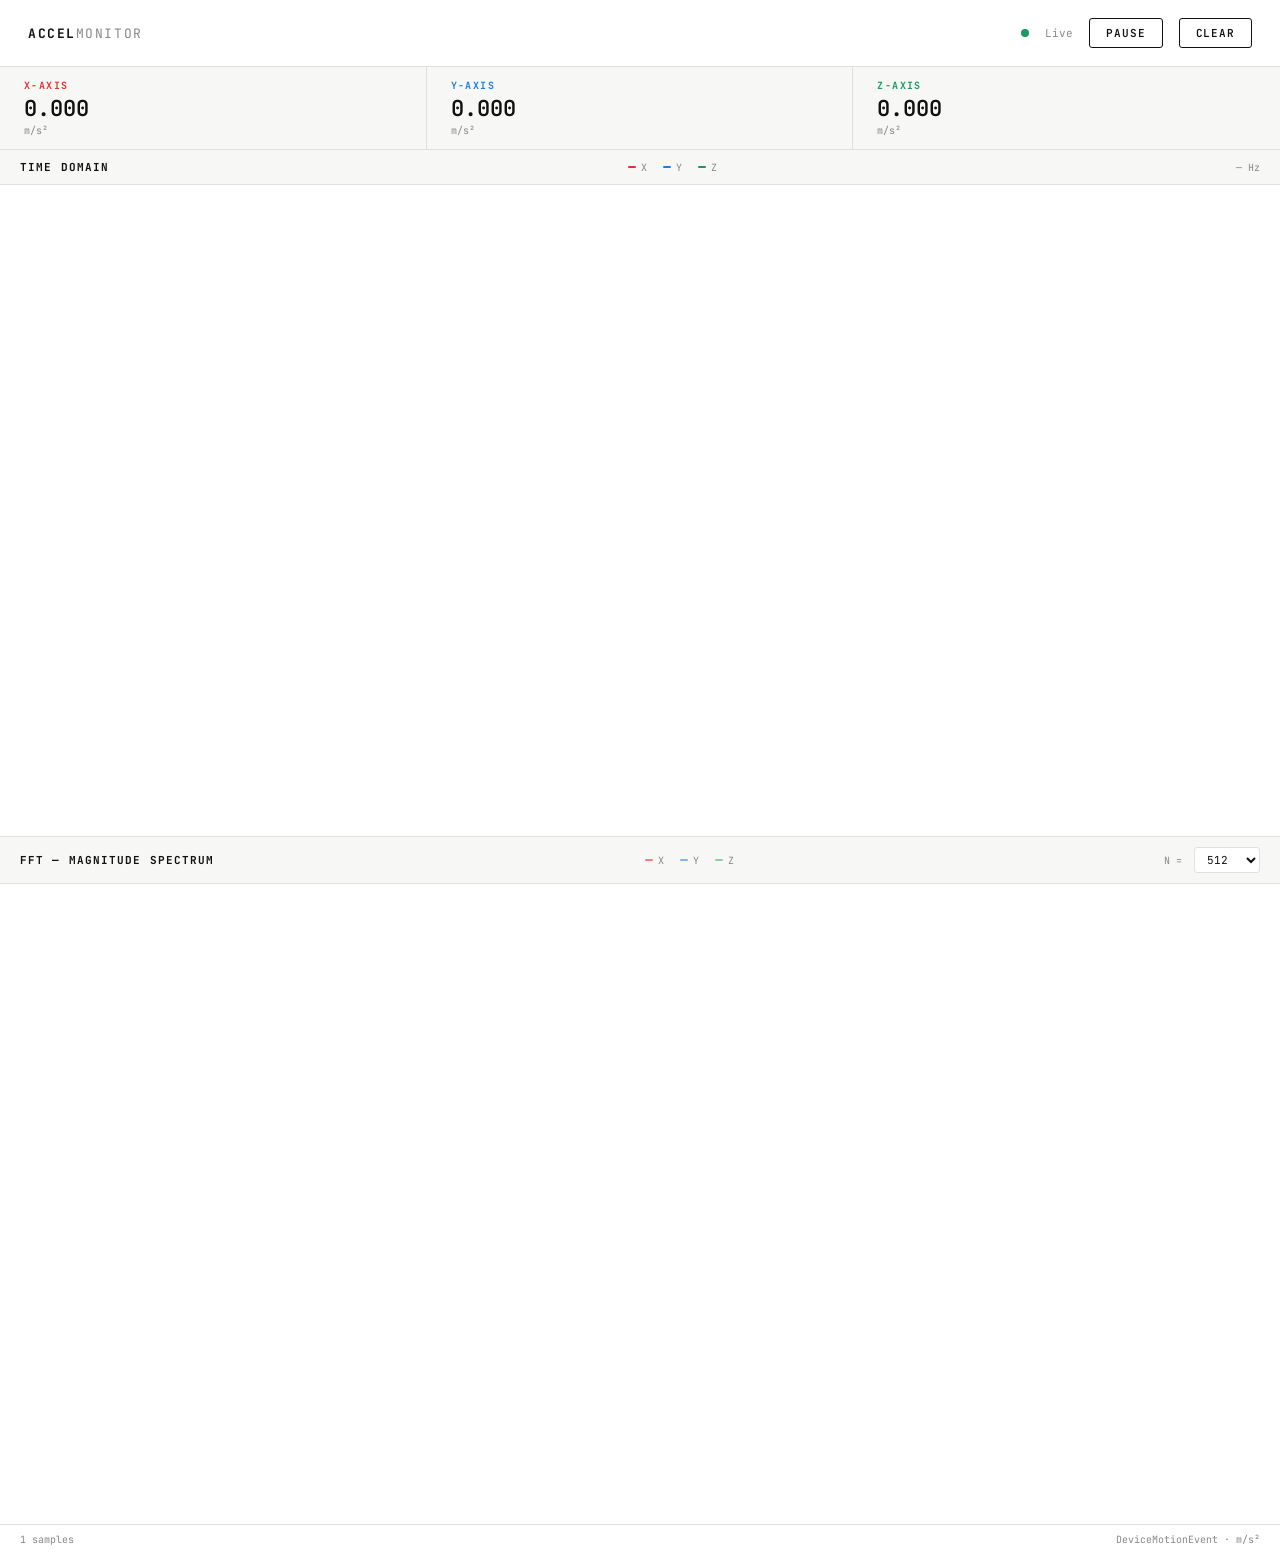
<file: accel_live.html>
<!DOCTYPE html>
<html lang="en">
<head>
<meta charset="UTF-8">
<meta name="viewport" content="width=device-width, initial-scale=1.0">
<title>Accelerometer Monitor</title>
<link href="https://fonts.googleapis.com/css2?family=JetBrains+Mono:wght@400;600;700&family=DM+Sans:wght@300;400;500&display=swap" rel="stylesheet">
<style>
  *, *::before, *::after { box-sizing: border-box; margin: 0; padding: 0; }

  :root {
    --bg: #ffffff;
    --surface: #f7f7f5;
    --border: #e0e0dc;
    --text: #111111;
    --muted: #888;
    --x: #e03535;
    --y: #1a7fe8;
    --z: #159c5e;
    --fft-x: #f08080;
    --fft-y: #80b3f0;
    --fft-z: #80d4aa;
    --mono: 'JetBrains Mono', monospace;
    --sans: 'DM Sans', sans-serif;
  }

  body {
    background: var(--bg);
    color: var(--text);
    font-family: var(--sans);
    min-height: 100vh;
    display: flex;
    flex-direction: column;
  }

  header {
    padding: 18px 28px;
    border-bottom: 1px solid var(--border);
    display: flex;
    align-items: center;
    justify-content: space-between;
    flex-wrap: wrap;
    gap: 12px;
  }

  .brand {
    font-family: var(--mono);
    font-weight: 700;
    font-size: 13px;
    letter-spacing: 0.12em;
    text-transform: uppercase;
    color: var(--text);
  }

  .brand span { color: var(--muted); font-weight: 400; }

  .status-row {
    display: flex;
    align-items: center;
    gap: 16px;
    flex-wrap: wrap;
  }

  #statusDot {
    width: 8px; height: 8px;
    border-radius: 50%;
    background: #ccc;
    display: inline-block;
    transition: background 0.3s;
  }
  #statusDot.active { background: #159c5e; animation: pulse 1.4s infinite; }
  #statusDot.error  { background: #e03535; }

  @keyframes pulse {
    0%,100% { opacity: 1; } 50% { opacity: 0.4; }
  }

  #statusText {
    font-family: var(--mono);
    font-size: 11px;
    color: var(--muted);
  }

  button {
    font-family: var(--mono);
    font-size: 11px;
    font-weight: 600;
    letter-spacing: 0.08em;
    text-transform: uppercase;
    padding: 7px 16px;
    border: 1.5px solid var(--text);
    background: var(--text);
    color: #fff;
    cursor: pointer;
    border-radius: 3px;
    transition: background 0.15s, color 0.15s;
  }
  button:hover { background: #333; }
  button.secondary { background: transparent; color: var(--text); }
  button.secondary:hover { background: var(--surface); }

  .readout-bar {
    display: grid;
    grid-template-columns: repeat(3, 1fr);
    border-bottom: 1px solid var(--border);
    background: var(--surface);
  }

  .readout {
    padding: 12px 24px;
    border-right: 1px solid var(--border);
  }
  .readout:last-child { border-right: none; }

  .readout-label {
    font-family: var(--mono);
    font-size: 10px;
    font-weight: 700;
    letter-spacing: 0.14em;
    text-transform: uppercase;
    margin-bottom: 2px;
  }
  .readout-label.x { color: var(--x); }
  .readout-label.y { color: var(--y); }
  .readout-label.z { color: var(--z); }

  .readout-value {
    font-family: var(--mono);
    font-size: 22px;
    font-weight: 600;
    color: var(--text);
    min-width: 90px;
  }

  .readout-unit {
    font-family: var(--mono);
    font-size: 10px;
    color: var(--muted);
    margin-top: 1px;
  }

  main {
    flex: 1;
    display: grid;
    grid-template-rows: 1fr 1fr;
    gap: 0;
  }

  .plot-panel {
    border-bottom: 1px solid var(--border);
    display: flex;
    flex-direction: column;
    padding: 0;
    min-height: 0;
  }

  .plot-panel:last-child { border-bottom: none; }

  .plot-header {
    display: flex;
    align-items: center;
    justify-content: space-between;
    padding: 10px 20px;
    border-bottom: 1px solid var(--border);
    background: var(--surface);
    flex-shrink: 0;
  }

  .plot-title {
    font-family: var(--mono);
    font-size: 11px;
    font-weight: 700;
    letter-spacing: 0.1em;
    text-transform: uppercase;
    color: var(--text);
  }

  .plot-meta {
    font-family: var(--mono);
    font-size: 10px;
    color: var(--muted);
  }

  .legend {
    display: flex;
    gap: 16px;
  }

  .legend-item {
    display: flex;
    align-items: center;
    gap: 5px;
    font-family: var(--mono);
    font-size: 10px;
    color: var(--muted);
  }

  .legend-dot {
    width: 8px; height: 2px;
    border-radius: 1px;
  }

  .canvas-wrap {
    flex: 1;
    position: relative;
    min-height: 0;
    overflow: hidden;
  }

  canvas {
    display: block;
    width: 100%;
    height: 100%;
  }

  #permissionOverlay {
    position: fixed;
    inset: 0;
    background: rgba(255,255,255,0.96);
    display: flex;
    flex-direction: column;
    align-items: center;
    justify-content: center;
    gap: 20px;
    z-index: 100;
    padding: 32px;
    text-align: center;
  }

  #permissionOverlay h2 {
    font-family: var(--mono);
    font-size: 14px;
    font-weight: 700;
    letter-spacing: 0.1em;
    text-transform: uppercase;
  }

  #permissionOverlay p {
    font-size: 14px;
    color: var(--muted);
    max-width: 360px;
    line-height: 1.6;
  }

  #fftControls {
    display: flex;
    align-items: center;
    gap: 12px;
  }

  .ctrl-label {
    font-family: var(--mono);
    font-size: 10px;
    color: var(--muted);
    white-space: nowrap;
  }

  select {
    font-family: var(--mono);
    font-size: 11px;
    padding: 4px 8px;
    border: 1px solid var(--border);
    background: var(--bg);
    color: var(--text);
    border-radius: 3px;
    cursor: pointer;
  }

  footer {
    padding: 8px 20px;
    border-top: 1px solid var(--border);
    font-family: var(--mono);
    font-size: 10px;
    color: var(--muted);
    display: flex;
    justify-content: space-between;
  }
</style>
</head>
<body>

<div id="permissionOverlay">
  <h2>Accelerometer Monitor</h2>
  <p>This page reads live accelerometer data from your device and plots the time-domain signal and FFT in real time.</p>
  <button id="startBtn" onclick="requestPermission()">Enable Accelerometer</button>
  <p id="permMsg" style="font-size:12px;"></p>
</div>

<header>
  <div class="brand">Accel<span>Monitor</span></div>
  <div class="status-row">
    <span id="statusDot"></span>
    <span id="statusText">Waiting for sensor…</span>
    <button class="secondary" onclick="togglePause()" id="pauseBtn">Pause</button>
    <button class="secondary" onclick="clearBuffers()">Clear</button>
  </div>
</header>

<div class="readout-bar">
  <div class="readout">
    <div class="readout-label x">X-axis</div>
    <div class="readout-value" id="vx">—</div>
    <div class="readout-unit">m/s²</div>
  </div>
  <div class="readout">
    <div class="readout-label y">Y-axis</div>
    <div class="readout-value" id="vy">—</div>
    <div class="readout-unit">m/s²</div>
  </div>
  <div class="readout">
    <div class="readout-label z">Z-axis</div>
    <div class="readout-value" id="vz">—</div>
    <div class="readout-unit">m/s²</div>
  </div>
</div>

<main>
  <!-- Time Domain -->
  <div class="plot-panel">
    <div class="plot-header">
      <div class="plot-title">Time Domain</div>
      <div class="legend">
        <div class="legend-item"><div class="legend-dot" style="background:var(--x)"></div>X</div>
        <div class="legend-item"><div class="legend-dot" style="background:var(--y)"></div>Y</div>
        <div class="legend-item"><div class="legend-dot" style="background:var(--z)"></div>Z</div>
      </div>
      <div class="plot-meta" id="sampleRate">— Hz</div>
    </div>
    <div class="canvas-wrap">
      <canvas id="timePlot"></canvas>
    </div>
  </div>

  <!-- FFT -->
  <div class="plot-panel">
    <div class="plot-header">
      <div class="plot-title">FFT — Magnitude Spectrum</div>
      <div class="legend">
        <div class="legend-item"><div class="legend-dot" style="background:var(--fft-x)"></div>X</div>
        <div class="legend-item"><div class="legend-dot" style="background:var(--fft-y)"></div>Y</div>
        <div class="legend-item"><div class="legend-dot" style="background:var(--fft-z)"></div>Z</div>
      </div>
      <div id="fftControls">
        <span class="ctrl-label">N =</span>
        <select id="fftSize" onchange="updateFFTSize()">
          <option value="256">256</option>
          <option value="512" selected>512</option>
          <option value="1024">1024</option>
        </select>
      </div>
    </div>
    <div class="canvas-wrap">
      <canvas id="fftPlot"></canvas>
    </div>
  </div>
</main>

<footer>
  <span id="sampleCount">0 samples</span>
  <span>DeviceMotionEvent · m/s²</span>
</footer>

<script>
// ─── Config ───────────────────────────────────────────────────────────────────
const BUF_LEN   = 1024;       // ring buffer length
let   FFT_N     = 512;        // FFT window size
const MARGIN    = { t: 12, r: 20, b: 28, l: 46 };

// ─── State ────────────────────────────────────────────────────────────────────
let bufX = new Float32Array(BUF_LEN);
let bufY = new Float32Array(BUF_LEN);
let bufZ = new Float32Array(BUF_LEN);
let head = 0, totalSamples = 0;
let paused = false;
let sampleRateEst = 0;
let lastTs = null, tsAccum = 0, tsCount = 0;
let animId = null;

// ─── Canvas refs ─────────────────────────────────────────────────────────────
const tcv  = document.getElementById('timePlot');
const fcv  = document.getElementById('fftPlot');
const tctx = tcv.getContext('2d');
const fctx = fcv.getContext('2d');

function resize() {
  [tcv, fcv].forEach(cv => {
    const wrap = cv.parentElement;
    const dpr  = window.devicePixelRatio || 1;
    cv.width   = wrap.clientWidth  * dpr;
    cv.height  = wrap.clientHeight * dpr;
    cv.getContext('2d').scale(dpr, dpr);
    cv._w = wrap.clientWidth;
    cv._h = wrap.clientHeight;
  });
}
window.addEventListener('resize', () => { resize(); });
setTimeout(resize, 100);

// ─── Permission ───────────────────────────────────────────────────────────────
function requestPermission() {
  if (typeof DeviceMotionEvent !== 'undefined' &&
      typeof DeviceMotionEvent.requestPermission === 'function') {
    DeviceMotionEvent.requestPermission()
      .then(r => {
        if (r === 'granted') startListening();
        else document.getElementById('permMsg').textContent = 'Permission denied.';
      })
      .catch(e => document.getElementById('permMsg').textContent = e.message);
  } else if (typeof DeviceMotionEvent !== 'undefined') {
    startListening();
  } else {
    document.getElementById('permMsg').textContent =
      'DeviceMotionEvent not supported on this device/browser.';
  }
}

function startListening() {
  document.getElementById('permissionOverlay').style.display = 'none';
  window.addEventListener('devicemotion', onMotion, true);
  document.getElementById('statusDot').className = 'active';
  document.getElementById('statusText').textContent = 'Live';
  if (!animId) animId = requestAnimationFrame(renderLoop);
}

// ─── Motion handler ───────────────────────────────────────────────────────────
function onMotion(e) {
  if (paused) return;
  const a = e.accelerationIncludingGravity || e.acceleration;
  if (!a) return;

  const x = a.x ?? 0;
  const y = a.y ?? 0;
  const z = a.z ?? 0;

  bufX[head] = x; bufY[head] = y; bufZ[head] = z;
  head = (head + 1) % BUF_LEN;
  totalSamples++;

  // sample rate estimate
  const now = performance.now();
  if (lastTs !== null) {
    tsAccum += (now - lastTs);
    tsCount++;
    if (tsCount >= 30) {
      sampleRateEst = Math.round(1000 / (tsAccum / tsCount));
      tsAccum = 0; tsCount = 0;
      document.getElementById('sampleRate').textContent = sampleRateEst + ' Hz';
    }
  }
  lastTs = now;

  // live readout
  document.getElementById('vx').textContent = x.toFixed(3);
  document.getElementById('vy').textContent = y.toFixed(3);
  document.getElementById('vz').textContent = z.toFixed(3);
  document.getElementById('sampleCount').textContent = totalSamples.toLocaleString() + ' samples';
}

// ─── Get ordered buffer ───────────────────────────────────────────────────────
function getOrdered(buf) {
  const out = new Float32Array(BUF_LEN);
  for (let i = 0; i < BUF_LEN; i++) out[i] = buf[(head + i) % BUF_LEN];
  return out;
}

// ─── FFT (Cooley-Tukey, radix-2) ─────────────────────────────────────────────
function fft(re, im) {
  const n = re.length;
  // bit-reversal
  let j = 0;
  for (let i = 1; i < n; i++) {
    let bit = n >> 1;
    for (; j & bit; bit >>= 1) j ^= bit;
    j ^= bit;
    if (i < j) {
      [re[i], re[j]] = [re[j], re[i]];
      [im[i], im[j]] = [im[j], im[i]];
    }
  }
  for (let len = 2; len <= n; len <<= 1) {
    const ang = -2 * Math.PI / len;
    const wRe = Math.cos(ang), wIm = Math.sin(ang);
    for (let i = 0; i < n; i += len) {
      let curRe = 1, curIm = 0;
      for (let k = 0; k < len / 2; k++) {
        const uRe = re[i+k], uIm = im[i+k];
        const vRe = re[i+k+len/2]*curRe - im[i+k+len/2]*curIm;
        const vIm = re[i+k+len/2]*curIm + im[i+k+len/2]*curRe;
        re[i+k]         = uRe + vRe; im[i+k]         = uIm + vIm;
        re[i+k+len/2]   = uRe - vRe; im[i+k+len/2]   = uIm - vIm;
        const tmp = curRe*wRe - curIm*wIm;
        curIm = curRe*wIm + curIm*wRe;
        curRe = tmp;
      }
    }
  }
}

// Hann window
function hannWindow(n) {
  const w = new Float32Array(n);
  for (let i = 0; i < n; i++) w[i] = 0.5 * (1 - Math.cos(2 * Math.PI * i / (n - 1)));
  return w;
}

function computeFFT(signal) {
  const n   = FFT_N;
  const win = hannWindow(n);
  const re  = new Float32Array(n);
  const im  = new Float32Array(n);
  const src = signal.slice(signal.length - n);
  for (let i = 0; i < n; i++) { re[i] = (src[i] || 0) * win[i]; im[i] = 0; }
  fft(re, im);
  const mag = new Float32Array(n / 2);
  for (let i = 0; i < n / 2; i++) mag[i] = Math.sqrt(re[i]*re[i] + im[i]*im[i]) / n;
  return mag;
}

// ─── Drawing helpers ──────────────────────────────────────────────────────────
function drawGrid(ctx, W, H, nX, nY, labels) {
  ctx.strokeStyle = '#ebebeb';
  ctx.lineWidth = 1;
  ctx.fillStyle = '#aaa';
  ctx.font = '9px JetBrains Mono, monospace';
  const pw = W - MARGIN.l - MARGIN.r;
  const ph = H - MARGIN.t - MARGIN.b;

  for (let i = 0; i <= nX; i++) {
    const x = MARGIN.l + (pw / nX) * i;
    ctx.beginPath(); ctx.moveTo(x, MARGIN.t); ctx.lineTo(x, MARGIN.t + ph);
    ctx.stroke();
    if (labels && labels.x) {
      ctx.textAlign = 'center';
      ctx.fillText(labels.x(i, nX), x, MARGIN.t + ph + 14);
    }
  }
  for (let i = 0; i <= nY; i++) {
    const y = MARGIN.t + (ph / nY) * i;
    ctx.beginPath(); ctx.moveTo(MARGIN.l, y); ctx.lineTo(MARGIN.l + pw, y);
    ctx.stroke();
    if (labels && labels.y) {
      ctx.textAlign = 'right';
      ctx.fillText(labels.y(i, nY), MARGIN.l - 4, y + 3);
    }
  }
}

function drawSignal(ctx, W, H, data, color, yMin, yMax) {
  const pw = W - MARGIN.l - MARGIN.r;
  const ph = H - MARGIN.t - MARGIN.b;
  const n  = data.length;
  const range = yMax - yMin || 1;

  ctx.strokeStyle = color;
  ctx.lineWidth   = 1.5;
  ctx.beginPath();
  for (let i = 0; i < n; i++) {
    const px = MARGIN.l + (i / (n - 1)) * pw;
    const py = MARGIN.t + ph - ((data[i] - yMin) / range) * ph;
    i === 0 ? ctx.moveTo(px, py) : ctx.lineTo(px, py);
  }
  ctx.stroke();
}

// ─── Render loop ──────────────────────────────────────────────────────────────
function renderLoop() {
  animId = requestAnimationFrame(renderLoop);
  if (totalSamples < 4) return;
  drawTime();
  drawFFT();
}

function drawTime() {
  const W = tcv._w || tcv.width;
  const H = tcv._h || tcv.height;
  tctx.clearRect(0, 0, W, H);

  const ox = getOrdered(bufX);
  const oy = getOrdered(bufY);
  const oz = getOrdered(bufZ);

  // dynamic range
  let mn = Infinity, mx = -Infinity;
  [ox, oy, oz].forEach(d => d.forEach(v => { if (v<mn) mn=v; if (v>mx) mx=v; }));
  const pad = (mx - mn) * 0.1 || 1;
  mn -= pad; mx += pad;

  const sr = sampleRateEst || 50;
  drawGrid(tctx, W, H, 8, 4, {
    x: (i, n) => { const secs = (BUF_LEN / sr) * (i / n); return secs.toFixed(1) + 's'; },
    y: (i, n) => { const v = mx - (i / n) * (mx - mn); return v.toFixed(1); }
  });

  // axis lines
  tctx.strokeStyle = '#ccc'; tctx.lineWidth = 1;
  const zeroY = MARGIN.t + (tcv._h - MARGIN.t - MARGIN.b) * (mx / (mx - mn));
  tctx.beginPath(); tctx.moveTo(MARGIN.l, zeroY); tctx.lineTo(W - MARGIN.r, zeroY); tctx.stroke();

  drawSignal(tctx, W, H, ox, getComputedStyle(document.documentElement).getPropertyValue('--x').trim() || '#e03535', mn, mx);
  drawSignal(tctx, W, H, oy, getComputedStyle(document.documentElement).getPropertyValue('--y').trim() || '#1a7fe8', mn, mx);
  drawSignal(tctx, W, H, oz, getComputedStyle(document.documentElement).getPropertyValue('--z').trim() || '#159c5e', mn, mx);

  // axis label
  tctx.fillStyle = '#aaa'; tctx.font = '9px JetBrains Mono, monospace'; tctx.textAlign = 'left';
  tctx.fillText('m/s²', 2, MARGIN.t + 4);
}

function drawFFT() {
  const W = fcv._w || fcv.width;
  const H = fcv._h || fcv.height;
  fctx.clearRect(0, 0, W, H);

  const ox = getOrdered(bufX);
  const oy = getOrdered(bufY);
  const oz = getOrdered(bufZ);

  const mx = computeFFT(ox);
  const my = computeFFT(oy);
  const mz = computeFFT(oz);

  const sr   = sampleRateEst || 50;
  const fMax = sr / 2;
  let   yMax = 0;
  [mx, my, mz].forEach(m => m.forEach(v => { if (v > yMax) yMax = v; }));
  yMax = yMax * 1.15 || 1;

  drawGrid(fctx, W, H, 8, 4, {
    x: (i, n) => { return (fMax * i / n).toFixed(0) + 'Hz'; },
    y: (i, n) => { const v = yMax * (1 - i / n); return v < 0.001 ? '0' : v.toFixed(3); }
  });

  const root = getComputedStyle(document.documentElement);
  drawSignal(fctx, W, H, mx, root.getPropertyValue('--fft-x').trim() || '#f08080', 0, yMax);
  drawSignal(fctx, W, H, my, root.getPropertyValue('--fft-y').trim() || '#80b3f0', 0, yMax);
  drawSignal(fctx, W, H, mz, root.getPropertyValue('--fft-z').trim() || '#80d4aa', 0, yMax);

  // peak annotation on dominant channel
  const allMag = [
    { m: mx, c: '#e03535', label: 'X' },
    { m: my, c: '#1a7fe8', label: 'Y' },
    { m: mz, c: '#159c5e', label: 'Z' },
  ];
  let pkVal = 0, pkIdx = 0, pkCh = null;
  allMag.forEach(({ m, c, label }) => {
    for (let i = 1; i < m.length; i++) {
      if (m[i] > pkVal) { pkVal = m[i]; pkIdx = i; pkCh = { c, label }; }
    }
  });
  if (pkCh && pkVal > 0.001) {
    const pw = W - MARGIN.l - MARGIN.r;
    const ph = H - MARGIN.t - MARGIN.b;
    const px = MARGIN.l + (pkIdx / (FFT_N / 2)) * pw;
    const py = MARGIN.t + ph - (pkVal / yMax) * ph;
    const freq = (pkIdx / FFT_N * sr).toFixed(1);
    fctx.strokeStyle = pkCh.c; fctx.lineWidth = 1;
    fctx.setLineDash([3, 3]);
    fctx.beginPath(); fctx.moveTo(px, py); fctx.lineTo(px, MARGIN.t + ph); fctx.stroke();
    fctx.setLineDash([]);
    fctx.fillStyle = pkCh.c;
    fctx.font = 'bold 9px JetBrains Mono, monospace';
    fctx.textAlign = px > W / 2 ? 'right' : 'left';
    fctx.fillText(`${freq} Hz (${pkCh.label})`, px + (px > W/2 ? -4 : 4), py - 4);
  }

  fctx.fillStyle = '#aaa'; fctx.font = '9px JetBrains Mono, monospace'; fctx.textAlign = 'left';
  fctx.fillText('mag', 2, MARGIN.t + 4);
}

// ─── Controls ─────────────────────────────────────────────────────────────────
function togglePause() {
  paused = !paused;
  const btn = document.getElementById('pauseBtn');
  btn.textContent = paused ? 'Resume' : 'Pause';
  document.getElementById('statusDot').className = paused ? '' : 'active';
  document.getElementById('statusText').textContent = paused ? 'Paused' : 'Live';
}

function clearBuffers() {
  bufX.fill(0); bufY.fill(0); bufZ.fill(0);
  head = 0; totalSamples = 0;
  lastTs = null; tsAccum = 0; tsCount = 0;
  document.getElementById('sampleCount').textContent = '0 samples';
}

function updateFFTSize() {
  FFT_N = parseInt(document.getElementById('fftSize').value);
}

// ─── Auto-start if permission already granted (non-iOS) ───────────────────────
if (typeof DeviceMotionEvent !== 'undefined' &&
    typeof DeviceMotionEvent.requestPermission !== 'function') {
  startListening();
}
</script>
</body>
</html>
</file>
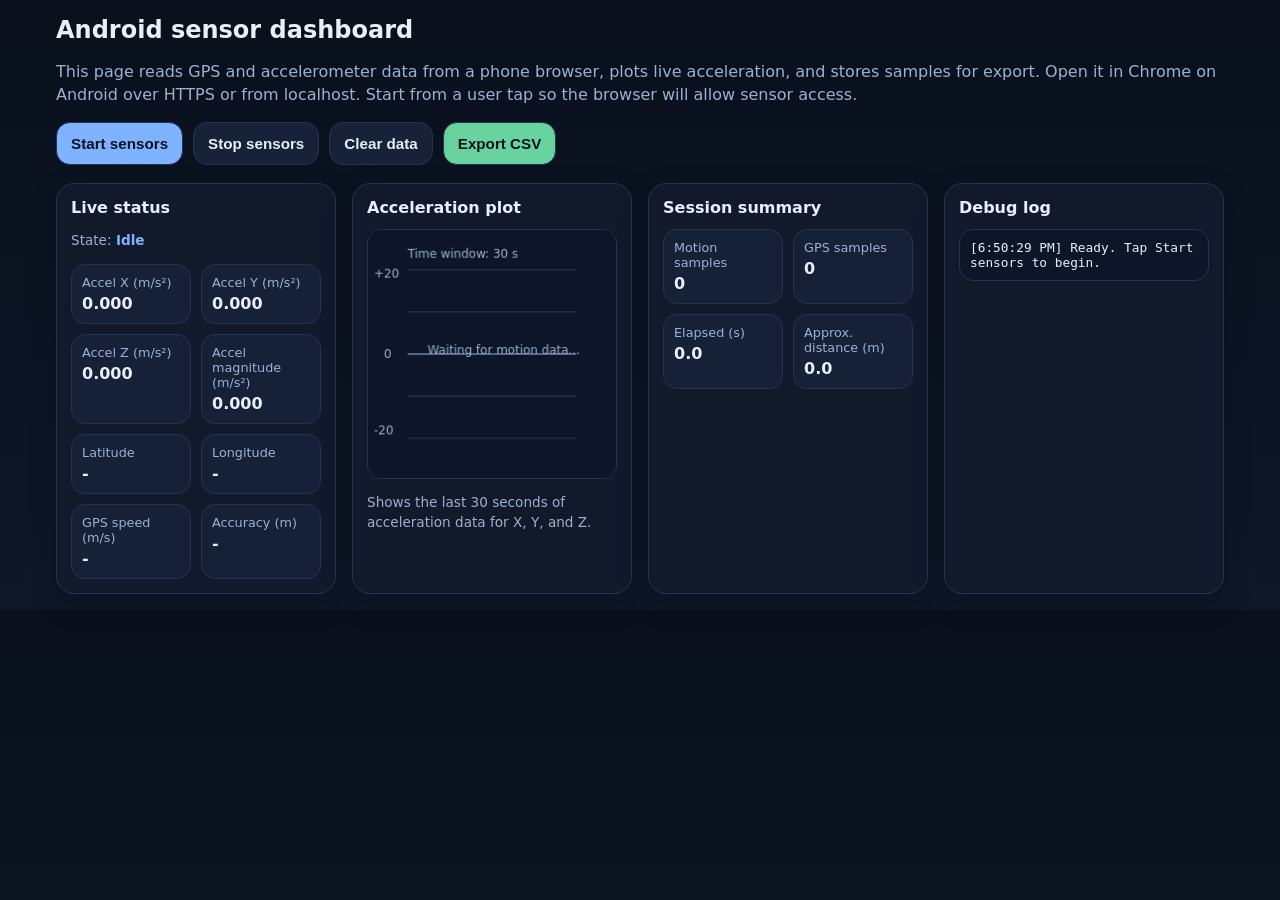
<file: android_sensor_dashboard.html>
<!DOCTYPE html>
<html lang="en">
<head>
  <meta charset="UTF-8" />
  <meta name="viewport" content="width=device-width, initial-scale=1.0, viewport-fit=cover" />
  <title>Android sensor dashboard</title>
  <style>
    :root {
      --bg: #0b1220;
      --panel: #121a2b;
      --panel-2: #172238;
      --text: #e8eefc;
      --muted: #9eb0d1;
      --accent: #7fb3ff;
      --good: #69d39f;
      --warn: #ffc76a;
      --bad: #ff8f8f;
      --border: #253453;
    }

    * { box-sizing: border-box; }

    body {
      margin: 0;
      font-family: system-ui, -apple-system, BlinkMacSystemFont, "Segoe UI", Roboto, sans-serif;
      background: linear-gradient(180deg, #09101c 0%, #0f1728 100%);
      color: var(--text);
    }

    .wrap {
      max-width: 1200px;
      margin: 0 auto;
      padding: 16px;
    }

    h1 {
      margin: 0 0 8px;
      font-size: 1.5rem;
    }

    p {
      color: var(--muted);
      line-height: 1.45;
    }

    .grid {
      display: grid;
      grid-template-columns: repeat(auto-fit, minmax(280px, 1fr));
      gap: 16px;
    }

    .panel {
      background: rgba(18, 26, 43, 0.96);
      border: 1px solid var(--border);
      border-radius: 18px;
      padding: 14px;
      box-shadow: 0 10px 30px rgba(0, 0, 0, 0.2);
    }

    .panel h2 {
      margin: 0 0 12px;
      font-size: 1rem;
    }

    .controls {
      display: flex;
      flex-wrap: wrap;
      gap: 10px;
      margin: 14px 0 18px;
    }

    button {
      border: 0;
      border-radius: 14px;
      padding: 12px 14px;
      font-size: 0.95rem;
      font-weight: 600;
      cursor: pointer;
      background: var(--panel-2);
      color: var(--text);
      border: 1px solid var(--border);
    }

    button.primary {
      background: var(--accent);
      color: #08111f;
    }

    button.good { background: var(--good); color: #08111f; }
    button.warn { background: var(--warn); color: #08111f; }
    button.bad { background: var(--bad); color: #08111f; }

    .stat-grid {
      display: grid;
      grid-template-columns: repeat(2, 1fr);
      gap: 10px;
    }

    .stat {
      background: rgba(23, 34, 56, 0.9);
      border: 1px solid var(--border);
      border-radius: 14px;
      padding: 10px;
    }

    .label {
      display: block;
      color: var(--muted);
      font-size: 0.8rem;
      margin-bottom: 4px;
    }

    .value {
      font-size: 1rem;
      font-weight: 700;
      word-break: break-word;
    }

    .chart-wrap {
      height: 250px;
      position: relative;
    }

    canvas {
      width: 100%;
      height: 100%;
      display: block;
      background: #0d1628;
      border-radius: 14px;
      border: 1px solid var(--border);
    }

    .status {
      font-weight: 700;
      color: var(--accent);
    }

    .small {
      font-size: 0.85rem;
      color: var(--muted);
    }

    .log {
      max-height: 180px;
      overflow: auto;
      font-family: ui-monospace, SFMono-Regular, Menlo, Consolas, monospace;
      font-size: 0.8rem;
      background: #0d1628;
      border: 1px solid var(--border);
      border-radius: 14px;
      padding: 10px;
      white-space: pre-wrap;
    }

    @media (max-width: 640px) {
      .stat-grid {
        grid-template-columns: 1fr;
      }
    }
  </style>
</head>
<body>
  <div class="wrap">
    <h1>Android sensor dashboard</h1>
    <p>
      This page reads GPS and accelerometer data from a phone browser, plots live acceleration, and stores samples for export.
      Open it in Chrome on Android over HTTPS or from localhost. Start from a user tap so the browser will allow sensor access.
    </p>

    <div class="controls">
      <button id="startBtn" class="primary">Start sensors</button>
      <button id="stopBtn">Stop sensors</button>
      <button id="clearBtn">Clear data</button>
      <button id="exportBtn" class="good">Export CSV</button>
    </div>

    <div class="grid">
      <section class="panel">
        <h2>Live status</h2>
        <p class="small">State: <span id="status" class="status">Idle</span></p>
        <div class="stat-grid">
          <div class="stat"><span class="label">Accel X (m/s²)</span><span id="ax" class="value">0.000</span></div>
          <div class="stat"><span class="label">Accel Y (m/s²)</span><span id="ay" class="value">0.000</span></div>
          <div class="stat"><span class="label">Accel Z (m/s²)</span><span id="az" class="value">0.000</span></div>
          <div class="stat"><span class="label">Accel magnitude (m/s²)</span><span id="amag" class="value">0.000</span></div>
          <div class="stat"><span class="label">Latitude</span><span id="lat" class="value">-</span></div>
          <div class="stat"><span class="label">Longitude</span><span id="lon" class="value">-</span></div>
          <div class="stat"><span class="label">GPS speed (m/s)</span><span id="speed" class="value">-</span></div>
          <div class="stat"><span class="label">Accuracy (m)</span><span id="accuracy" class="value">-</span></div>
        </div>
      </section>

      <section class="panel">
        <h2>Acceleration plot</h2>
        <div class="chart-wrap">
          <canvas id="chart" width="900" height="250"></canvas>
        </div>
        <p class="small">Shows the last 30 seconds of acceleration data for X, Y, and Z.</p>
      </section>

      <section class="panel">
        <h2>Session summary</h2>
        <div class="stat-grid">
          <div class="stat"><span class="label">Motion samples</span><span id="motionCount" class="value">0</span></div>
          <div class="stat"><span class="label">GPS samples</span><span id="gpsCount" class="value">0</span></div>
          <div class="stat"><span class="label">Elapsed (s)</span><span id="elapsed" class="value">0.0</span></div>
          <div class="stat"><span class="label">Approx. distance (m)</span><span id="distance" class="value">0.0</span></div>
        </div>
      </section>

      <section class="panel">
        <h2>Debug log</h2>
        <div id="log" class="log"></div>
      </section>
    </div>
  </div>

  <script>
    const state = {
      running: false,
      motionListener: null,
      watchId: null,
      startTime: null,
      motionSamples: [],
      gpsSamples: [],
      chartWindowMs: 30000,
      maxSamples: 6000,
      distanceMeters: 0,
      lastGps: null,
      animationFrame: null
    };

    const els = {
      status: document.getElementById('status'),
      ax: document.getElementById('ax'),
      ay: document.getElementById('ay'),
      az: document.getElementById('az'),
      amag: document.getElementById('amag'),
      lat: document.getElementById('lat'),
      lon: document.getElementById('lon'),
      speed: document.getElementById('speed'),
      accuracy: document.getElementById('accuracy'),
      motionCount: document.getElementById('motionCount'),
      gpsCount: document.getElementById('gpsCount'),
      elapsed: document.getElementById('elapsed'),
      distance: document.getElementById('distance'),
      log: document.getElementById('log'),
      chart: document.getElementById('chart')
    };

    function log(message) {
      const stamp = new Date().toLocaleTimeString();
      els.log.textContent = `[${stamp}] ${message}\n` + els.log.textContent;
    }

    function setStatus(text) {
      els.status.textContent = text;
    }

    function formatNumber(v, digits = 3) {
      return Number.isFinite(v) ? v.toFixed(digits) : '-';
    }

    function updateSummary() {
      els.motionCount.textContent = String(state.motionSamples.length);
      els.gpsCount.textContent = String(state.gpsSamples.length);
      const elapsed = state.startTime ? (performance.now() - state.startTime) / 1000 : 0;
      els.elapsed.textContent = elapsed.toFixed(1);
      els.distance.textContent = state.distanceMeters.toFixed(1);
    }

    function haversineMeters(lat1, lon1, lat2, lon2) {
      const R = 6371000;
      const toRad = deg => deg * Math.PI / 180;
      const dLat = toRad(lat2 - lat1);
      const dLon = toRad(lon2 - lon1);
      const a = Math.sin(dLat / 2) ** 2 +
        Math.cos(toRad(lat1)) * Math.cos(toRad(lat2)) * Math.sin(dLon / 2) ** 2;
      return 2 * R * Math.asin(Math.sqrt(a));
    }

    function addMotionSample(sample) {
      state.motionSamples.push(sample);
      if (state.motionSamples.length > state.maxSamples) {
        state.motionSamples.splice(0, state.motionSamples.length - state.maxSamples);
      }
    }

    function addGpsSample(sample) {
      if (state.lastGps) {
        state.distanceMeters += haversineMeters(
          state.lastGps.lat,
          state.lastGps.lon,
          sample.lat,
          sample.lon
        );
      }
      state.lastGps = sample;
      state.gpsSamples.push(sample);
      if (state.gpsSamples.length > state.maxSamples) {
        state.gpsSamples.splice(0, state.gpsSamples.length - state.maxSamples);
      }
    }

    function resizeCanvasToDisplaySize(canvas) {
      const rect = canvas.getBoundingClientRect();
      const dpr = window.devicePixelRatio || 1;
      const width = Math.round(rect.width * dpr);
      const height = Math.round(rect.height * dpr);
      if (canvas.width !== width || canvas.height !== height) {
        canvas.width = width;
        canvas.height = height;
      }
      return { width, height, dpr };
    }

    function drawChart() {
      const canvas = els.chart;
      const ctx = canvas.getContext('2d');
      const { width, height } = resizeCanvasToDisplaySize(canvas);
      ctx.clearRect(0, 0, width, height);

      ctx.fillStyle = '#0d1628';
      ctx.fillRect(0, 0, width, height);

      const padding = 40;
      const plotW = width - padding * 2;
      const plotH = height - padding * 2;
      const now = performance.now();
      const windowStart = now - state.chartWindowMs;
      const samples = state.motionSamples.filter(s => s.t >= windowStart);

      ctx.strokeStyle = '#2d3b5a';
      ctx.lineWidth = 1;
      for (let i = 0; i <= 4; i++) {
        const y = padding + i * (plotH / 4);
        ctx.beginPath();
        ctx.moveTo(padding, y);
        ctx.lineTo(padding + plotW, y);
        ctx.stroke();
      }

      ctx.beginPath();
      ctx.moveTo(padding, padding + plotH / 2);
      ctx.lineTo(padding + plotW, padding + plotH / 2);
      ctx.strokeStyle = '#8fa7d6';
      ctx.stroke();

      ctx.fillStyle = '#9eb0d1';
      ctx.font = `${Math.max(12, Math.round(width / 60))}px system-ui`;
      ctx.fillText('Time window: 30 s', padding, padding - 12);
      ctx.fillText('+20', 6, padding + 8);
      ctx.fillText('0', 16, padding + plotH / 2 + 4);
      ctx.fillText('-20', 6, padding + plotH - 4);

      if (samples.length < 2) {
        ctx.fillText('Waiting for motion data...', padding + 20, padding + plotH / 2);
        return;
      }

      const maxAbs = 20;
      const toX = t => padding + ((t - windowStart) / state.chartWindowMs) * plotW;
      const toY = v => padding + plotH * (0.5 - Math.max(-maxAbs, Math.min(maxAbs, v)) / (2 * maxAbs));

      const drawLine = (key, colour) => {
        ctx.beginPath();
        ctx.lineWidth = 2;
        ctx.strokeStyle = colour;
        samples.forEach((s, i) => {
          const x = toX(s.t);
          const y = toY(s[key]);
          if (i === 0) ctx.moveTo(x, y);
          else ctx.lineTo(x, y);
        });
        ctx.stroke();
      };

      drawLine('x', '#7fb3ff');
      drawLine('y', '#69d39f');
      drawLine('z', '#ffc76a');

      ctx.fillStyle = '#7fb3ff';
      ctx.fillText('X', width - 90, padding - 12);
      ctx.fillStyle = '#69d39f';
      ctx.fillText('Y', width - 60, padding - 12);
      ctx.fillStyle = '#ffc76a';
      ctx.fillText('Z', width - 30, padding - 12);
    }

    function animationLoop() {
      drawChart();
      updateSummary();
      state.animationFrame = requestAnimationFrame(animationLoop);
    }

    function handleMotion(event) {
      const acc = event.accelerationIncludingGravity || event.acceleration;
      if (!acc) return;

      const x = Number(acc.x ?? 0);
      const y = Number(acc.y ?? 0);
      const z = Number(acc.z ?? 0);
      const mag = Math.sqrt(x * x + y * y + z * z);
      const t = performance.now();
      const iso = new Date().toISOString();

      addMotionSample({ t, iso, x, y, z, mag });

      els.ax.textContent = formatNumber(x);
      els.ay.textContent = formatNumber(y);
      els.az.textContent = formatNumber(z);
      els.amag.textContent = formatNumber(mag);
    }

    function handleGps(position) {
      const c = position.coords;
      const sample = {
        t: performance.now(),
        iso: new Date().toISOString(),
        lat: c.latitude,
        lon: c.longitude,
        speed: c.speed,
        accuracy: c.accuracy,
        altitude: c.altitude,
        heading: c.heading
      };

      addGpsSample(sample);

      els.lat.textContent = formatNumber(sample.lat, 6);
      els.lon.textContent = formatNumber(sample.lon, 6);
      els.speed.textContent = formatNumber(sample.speed, 2);
      els.accuracy.textContent = formatNumber(sample.accuracy, 1);
    }

    function handleGpsError(error) {
      log(`GPS error ${error.code}: ${error.message}`);
    }

    async function requestMotionPermissionIfNeeded() {
      if (typeof DeviceMotionEvent === 'undefined') {
        throw new Error('DeviceMotionEvent is not supported on this device/browser.');
      }

      if (typeof DeviceMotionEvent.requestPermission === 'function') {
        const result = await DeviceMotionEvent.requestPermission();
        if (result !== 'granted') {
          throw new Error('Motion permission was not granted.');
        }
      }
    }

    function startGps() {
      if (!('geolocation' in navigator)) {
        throw new Error('Geolocation is not supported in this browser.');
      }

      state.watchId = navigator.geolocation.watchPosition(handleGps, handleGpsError, {
        enableHighAccuracy: true,
        maximumAge: 0,
        timeout: 10000
      });
    }

    function stopSensors() {
      if (state.motionListener) {
        window.removeEventListener('devicemotion', state.motionListener);
        state.motionListener = null;
      }

      if (state.watchId !== null) {
        navigator.geolocation.clearWatch(state.watchId);
        state.watchId = null;
      }

      if (state.animationFrame) {
        cancelAnimationFrame(state.animationFrame);
        state.animationFrame = null;
      }

      state.running = false;
      setStatus('Stopped');
      log('Sensors stopped.');
    }

    async function startSensors() {
      if (state.running) return;
      try {
        setStatus('Requesting permissions');
        await requestMotionPermissionIfNeeded();

        state.motionListener = handleMotion;
        window.addEventListener('devicemotion', state.motionListener, { passive: true });
        startGps();

        state.running = true;
        if (!state.startTime) state.startTime = performance.now();
        setStatus('Running');
        log('Sensors started.');

        if (!state.animationFrame) {
          animationLoop();
        }
      } catch (error) {
        setStatus('Error');
        log(error.message || String(error));
      }
    }

    function clearData() {
      state.motionSamples = [];
      state.gpsSamples = [];
      state.startTime = state.running ? performance.now() : null;
      state.distanceMeters = 0;
      state.lastGps = null;
      els.ax.textContent = '0.000';
      els.ay.textContent = '0.000';
      els.az.textContent = '0.000';
      els.amag.textContent = '0.000';
      els.lat.textContent = '-';
      els.lon.textContent = '-';
      els.speed.textContent = '-';
      els.accuracy.textContent = '-';
      updateSummary();
      drawChart();
      log('Data cleared.');
    }

    function exportCsv() {
      const motionHeader = 'type,timestamp,x,y,z,magnitude,lat,lon,speed,accuracy,altitude,heading\n';
      const motionRows = state.motionSamples.map(s =>
        `motion,${s.iso},${s.x},${s.y},${s.z},${s.mag},,,,,,`
      );
      const gpsRows = state.gpsSamples.map(s =>
        `gps,${s.iso},,,,,${s.lat},${s.lon},${s.speed ?? ''},${s.accuracy ?? ''},${s.altitude ?? ''},${s.heading ?? ''}`
      );

      const csv = motionHeader + [...motionRows, ...gpsRows].join('\n');
      const blob = new Blob([csv], { type: 'text/csv;charset=utf-8;' });
      const url = URL.createObjectURL(blob);
      const a = document.createElement('a');
      const stamp = new Date().toISOString().replace(/[:.]/g, '-');
      a.href = url;
      a.download = `sensor-data-${stamp}.csv`;
      document.body.appendChild(a);
      a.click();
      a.remove();
      URL.revokeObjectURL(url);
      log('CSV exported.');
    }

    document.getElementById('startBtn').addEventListener('click', startSensors);
    document.getElementById('stopBtn').addEventListener('click', stopSensors);
    document.getElementById('clearBtn').addEventListener('click', clearData);
    document.getElementById('exportBtn').addEventListener('click', exportCsv);
    window.addEventListener('resize', drawChart);

    drawChart();
    updateSummary();
    log('Ready. Tap Start sensors to begin.');
  </script>
</body>
</html>
</file>
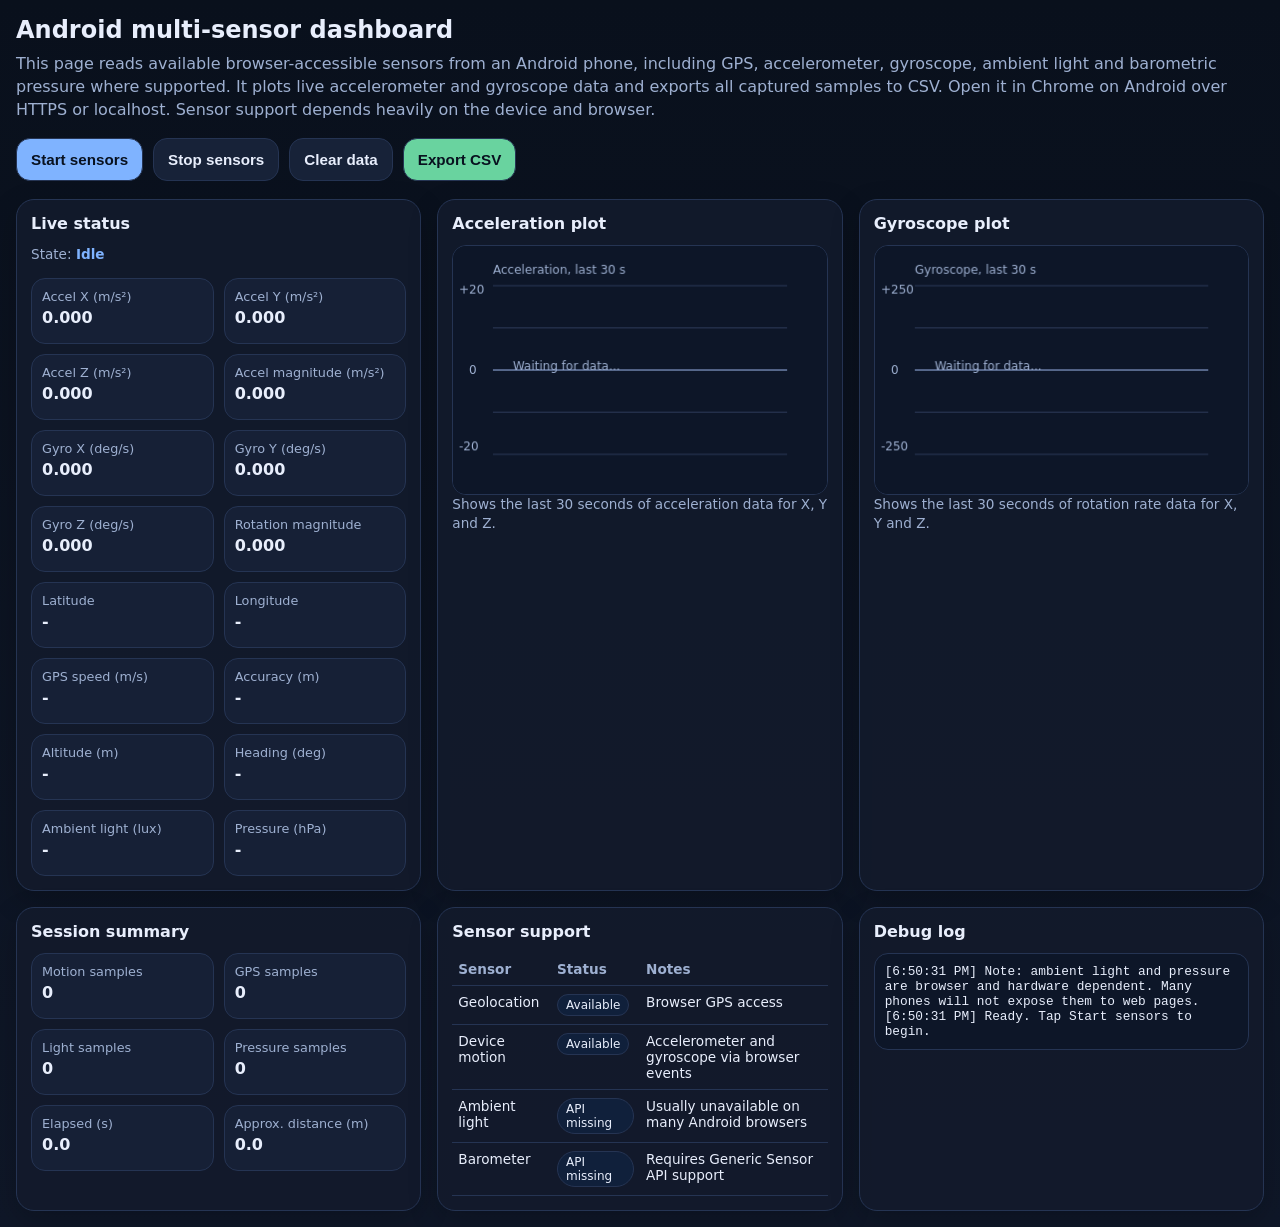
<file: android_sensor_dashboard2.html>
<!DOCTYPE html>
<html lang="en">
<head>
  <meta charset="UTF-8" />
  <meta name="viewport" content="width=device-width, initial-scale=1.0, viewport-fit=cover" />
  <title>Android multi-sensor dashboard</title>
  <style>
    :root {
      --bg: #0b1220;
      --panel: #121a2b;
      --panel-2: #172238;
      --text: #e8eefc;
      --muted: #9eb0d1;
      --accent: #7fb3ff;
      --good: #69d39f;
      --warn: #ffc76a;
      --bad: #ff8f8f;
      --border: #253453;
    }

    * { box-sizing: border-box; }

    body {
      margin: 0;
      font-family: system-ui, -apple-system, BlinkMacSystemFont, "Segoe UI", Roboto, sans-serif;
      background: linear-gradient(180deg, #09101c 0%, #0f1728 100%);
      color: var(--text);
    }

    .wrap {
      max-width: 1380px;
      margin: 0 auto;
      padding: 16px;
    }

    h1 {
      margin: 0 0 8px;
      font-size: 1.5rem;
    }

    p {
      color: var(--muted);
      line-height: 1.45;
      margin-top: 0;
    }

    .grid {
      display: grid;
      grid-template-columns: repeat(auto-fit, minmax(320px, 1fr));
      gap: 16px;
    }

    .panel {
      background: rgba(18, 26, 43, 0.96);
      border: 1px solid var(--border);
      border-radius: 18px;
      padding: 14px;
      box-shadow: 0 10px 30px rgba(0, 0, 0, 0.2);
    }

    .panel h2 {
      margin: 0 0 12px;
      font-size: 1rem;
    }

    .controls {
      display: flex;
      flex-wrap: wrap;
      gap: 10px;
      margin: 14px 0 18px;
    }

    button {
      border: 0;
      border-radius: 14px;
      padding: 12px 14px;
      font-size: 0.95rem;
      font-weight: 600;
      cursor: pointer;
      background: var(--panel-2);
      color: var(--text);
      border: 1px solid var(--border);
    }

    button.primary {
      background: var(--accent);
      color: #08111f;
    }

    button.good { background: var(--good); color: #08111f; }
    button.warn { background: var(--warn); color: #08111f; }
    button.bad { background: var(--bad); color: #08111f; }

    .stat-grid {
      display: grid;
      grid-template-columns: repeat(2, 1fr);
      gap: 10px;
    }

    .stat {
      background: rgba(23, 34, 56, 0.9);
      border: 1px solid var(--border);
      border-radius: 14px;
      padding: 10px;
      min-height: 66px;
    }

    .label {
      display: block;
      color: var(--muted);
      font-size: 0.8rem;
      margin-bottom: 4px;
    }

    .value {
      font-size: 1rem;
      font-weight: 700;
      word-break: break-word;
    }

    .chart-wrap {
      height: 250px;
      position: relative;
    }

    canvas {
      width: 100%;
      height: 100%;
      display: block;
      background: #0d1628;
      border-radius: 14px;
      border: 1px solid var(--border);
    }

    .status {
      font-weight: 700;
      color: var(--accent);
    }

    .small {
      font-size: 0.85rem;
      color: var(--muted);
    }

    .log {
      max-height: 200px;
      overflow: auto;
      font-family: ui-monospace, SFMono-Regular, Menlo, Consolas, monospace;
      font-size: 0.8rem;
      background: #0d1628;
      border: 1px solid var(--border);
      border-radius: 14px;
      padding: 10px;
      white-space: pre-wrap;
    }

    .sensor-table {
      width: 100%;
      border-collapse: collapse;
      font-size: 0.85rem;
    }

    .sensor-table th,
    .sensor-table td {
      border-bottom: 1px solid var(--border);
      padding: 8px 6px;
      text-align: left;
      vertical-align: top;
    }

    .sensor-table th {
      color: var(--muted);
      font-weight: 600;
    }

    .tag {
      display: inline-block;
      padding: 3px 8px;
      border-radius: 999px;
      background: #10203b;
      border: 1px solid var(--border);
      color: var(--text);
      font-size: 0.75rem;
    }

    @media (max-width: 640px) {
      .stat-grid {
        grid-template-columns: 1fr;
      }
    }
  </style>
</head>
<body>
  <div class="wrap">
    <h1>Android multi-sensor dashboard</h1>
    <p>
      This page reads available browser-accessible sensors from an Android phone, including GPS, accelerometer, gyroscope, ambient light and barometric pressure where supported.
      It plots live accelerometer and gyroscope data and exports all captured samples to CSV.
      Open it in Chrome on Android over HTTPS or localhost. Sensor support depends heavily on the device and browser.
    </p>

    <div class="controls">
      <button id="startBtn" class="primary">Start sensors</button>
      <button id="stopBtn">Stop sensors</button>
      <button id="clearBtn">Clear data</button>
      <button id="exportBtn" class="good">Export CSV</button>
    </div>

    <div class="grid">
      <section class="panel">
        <h2>Live status</h2>
        <p class="small">State: <span id="status" class="status">Idle</span></p>
        <div class="stat-grid">
          <div class="stat"><span class="label">Accel X (m/s²)</span><span id="ax" class="value">0.000</span></div>
          <div class="stat"><span class="label">Accel Y (m/s²)</span><span id="ay" class="value">0.000</span></div>
          <div class="stat"><span class="label">Accel Z (m/s²)</span><span id="az" class="value">0.000</span></div>
          <div class="stat"><span class="label">Accel magnitude (m/s²)</span><span id="amag" class="value">0.000</span></div>

          <div class="stat"><span class="label">Gyro X (deg/s)</span><span id="gx" class="value">0.000</span></div>
          <div class="stat"><span class="label">Gyro Y (deg/s)</span><span id="gy" class="value">0.000</span></div>
          <div class="stat"><span class="label">Gyro Z (deg/s)</span><span id="gz" class="value">0.000</span></div>
          <div class="stat"><span class="label">Rotation magnitude</span><span id="gmag" class="value">0.000</span></div>

          <div class="stat"><span class="label">Latitude</span><span id="lat" class="value">-</span></div>
          <div class="stat"><span class="label">Longitude</span><span id="lon" class="value">-</span></div>
          <div class="stat"><span class="label">GPS speed (m/s)</span><span id="speed" class="value">-</span></div>
          <div class="stat"><span class="label">Accuracy (m)</span><span id="accuracy" class="value">-</span></div>

          <div class="stat"><span class="label">Altitude (m)</span><span id="altitude" class="value">-</span></div>
          <div class="stat"><span class="label">Heading (deg)</span><span id="heading" class="value">-</span></div>
          <div class="stat"><span class="label">Ambient light (lux)</span><span id="light" class="value">-</span></div>
          <div class="stat"><span class="label">Pressure (hPa)</span><span id="pressure" class="value">-</span></div>
        </div>
      </section>

      <section class="panel">
        <h2>Acceleration plot</h2>
        <div class="chart-wrap">
          <canvas id="accelChart" width="900" height="250"></canvas>
        </div>
        <p class="small">Shows the last 30 seconds of acceleration data for X, Y and Z.</p>
      </section>

      <section class="panel">
        <h2>Gyroscope plot</h2>
        <div class="chart-wrap">
          <canvas id="gyroChart" width="900" height="250"></canvas>
        </div>
        <p class="small">Shows the last 30 seconds of rotation rate data for X, Y and Z.</p>
      </section>

      <section class="panel">
        <h2>Session summary</h2>
        <div class="stat-grid">
          <div class="stat"><span class="label">Motion samples</span><span id="motionCount" class="value">0</span></div>
          <div class="stat"><span class="label">GPS samples</span><span id="gpsCount" class="value">0</span></div>
          <div class="stat"><span class="label">Light samples</span><span id="lightCount" class="value">0</span></div>
          <div class="stat"><span class="label">Pressure samples</span><span id="pressureCount" class="value">0</span></div>
          <div class="stat"><span class="label">Elapsed (s)</span><span id="elapsed" class="value">0.0</span></div>
          <div class="stat"><span class="label">Approx. distance (m)</span><span id="distance" class="value">0.0</span></div>
        </div>
      </section>

      <section class="panel">
        <h2>Sensor support</h2>
        <table class="sensor-table">
          <thead>
            <tr>
              <th>Sensor</th>
              <th>Status</th>
              <th>Notes</th>
            </tr>
          </thead>
          <tbody>
            <tr><td>Geolocation</td><td id="geoSupport"><span class="tag">Unknown</span></td><td>Browser GPS access</td></tr>
            <tr><td>Device motion</td><td id="motionSupport"><span class="tag">Unknown</span></td><td>Accelerometer and gyroscope via browser events</td></tr>
            <tr><td>Ambient light</td><td id="lightSupport"><span class="tag">Unknown</span></td><td>Usually unavailable on many Android browsers</td></tr>
            <tr><td>Barometer</td><td id="pressureSupport"><span class="tag">Unknown</span></td><td>Requires Generic Sensor API support</td></tr>
          </tbody>
        </table>
      </section>

      <section class="panel">
        <h2>Debug log</h2>
        <div id="log" class="log"></div>
      </section>
    </div>
  </div>

  <script>
    const state = {
      running: false,
      motionListener: null,
      watchId: null,
      startTime: null,
      motionSamples: [],
      gpsSamples: [],
      lightSamples: [],
      pressureSamples: [],
      chartWindowMs: 30000,
      maxSamples: 12000,
      distanceMeters: 0,
      lastGps: null,
      animationFrame: null,
      sensors: {
        ambientLight: null,
        pressure: null
      }
    };

    const els = {
      status: document.getElementById('status'),
      ax: document.getElementById('ax'),
      ay: document.getElementById('ay'),
      az: document.getElementById('az'),
      amag: document.getElementById('amag'),
      gx: document.getElementById('gx'),
      gy: document.getElementById('gy'),
      gz: document.getElementById('gz'),
      gmag: document.getElementById('gmag'),
      lat: document.getElementById('lat'),
      lon: document.getElementById('lon'),
      speed: document.getElementById('speed'),
      accuracy: document.getElementById('accuracy'),
      altitude: document.getElementById('altitude'),
      heading: document.getElementById('heading'),
      light: document.getElementById('light'),
      pressure: document.getElementById('pressure'),
      motionCount: document.getElementById('motionCount'),
      gpsCount: document.getElementById('gpsCount'),
      lightCount: document.getElementById('lightCount'),
      pressureCount: document.getElementById('pressureCount'),
      elapsed: document.getElementById('elapsed'),
      distance: document.getElementById('distance'),
      log: document.getElementById('log'),
      accelChart: document.getElementById('accelChart'),
      gyroChart: document.getElementById('gyroChart'),
      geoSupport: document.getElementById('geoSupport'),
      motionSupport: document.getElementById('motionSupport'),
      lightSupport: document.getElementById('lightSupport'),
      pressureSupport: document.getElementById('pressureSupport')
    };

    function log(message) {
      const stamp = new Date().toLocaleTimeString();
      els.log.textContent = `[${stamp}] ${message}\n` + els.log.textContent;
    }

    function setStatus(text) {
      els.status.textContent = text;
    }

    function supportTag(ok, text) {
      const label = text || (ok ? 'Available' : 'Not available');
      return `<span class="tag">${label}</span>`;
    }

    function detectSupport() {
      els.geoSupport.innerHTML = supportTag('geolocation' in navigator, ('geolocation' in navigator) ? 'Available' : 'Not available');
      els.motionSupport.innerHTML = supportTag(typeof DeviceMotionEvent !== 'undefined', (typeof DeviceMotionEvent !== 'undefined') ? 'Available' : 'Not available');
      els.lightSupport.innerHTML = supportTag('AmbientLightSensor' in window, ('AmbientLightSensor' in window) ? 'API found' : 'API missing');
      els.pressureSupport.innerHTML = supportTag('Barometer' in window, ('Barometer' in window) ? 'API found' : 'API missing');
    }

    function formatNumber(v, digits = 3) {
      return Number.isFinite(v) ? v.toFixed(digits) : '-';
    }

    function updateSummary() {
      els.motionCount.textContent = String(state.motionSamples.length);
      els.gpsCount.textContent = String(state.gpsSamples.length);
      els.lightCount.textContent = String(state.lightSamples.length);
      els.pressureCount.textContent = String(state.pressureSamples.length);
      const elapsed = state.startTime ? (performance.now() - state.startTime) / 1000 : 0;
      els.elapsed.textContent = elapsed.toFixed(1);
      els.distance.textContent = state.distanceMeters.toFixed(1);
    }

    function haversineMeters(lat1, lon1, lat2, lon2) {
      const R = 6371000;
      const toRad = deg => deg * Math.PI / 180;
      const dLat = toRad(lat2 - lat1);
      const dLon = toRad(lon2 - lon1);
      const a = Math.sin(dLat / 2) ** 2 + Math.cos(toRad(lat1)) * Math.cos(toRad(lat2)) * Math.sin(dLon / 2) ** 2;
      return 2 * R * Math.asin(Math.sqrt(a));
    }

    function keepLast(arr, max) {
      if (arr.length > max) arr.splice(0, arr.length - max);
    }

    function addMotionSample(sample) {
      state.motionSamples.push(sample);
      keepLast(state.motionSamples, state.maxSamples);
    }

    function addGpsSample(sample) {
      if (state.lastGps) {
        state.distanceMeters += haversineMeters(state.lastGps.lat, state.lastGps.lon, sample.lat, sample.lon);
      }
      state.lastGps = sample;
      state.gpsSamples.push(sample);
      keepLast(state.gpsSamples, state.maxSamples);
    }

    function addLightSample(sample) {
      state.lightSamples.push(sample);
      keepLast(state.lightSamples, state.maxSamples);
    }

    function addPressureSample(sample) {
      state.pressureSamples.push(sample);
      keepLast(state.pressureSamples, state.maxSamples);
    }

    function resizeCanvasToDisplaySize(canvas) {
      const rect = canvas.getBoundingClientRect();
      const dpr = window.devicePixelRatio || 1;
      const width = Math.round(rect.width * dpr);
      const height = Math.round(rect.height * dpr);
      if (canvas.width !== width || canvas.height !== height) {
        canvas.width = width;
        canvas.height = height;
      }
      return { width, height };
    }

    function drawThreeAxisChart(canvas, samples, title, keys, limit) {
      const ctx = canvas.getContext('2d');
      const { width, height } = resizeCanvasToDisplaySize(canvas);
      ctx.clearRect(0, 0, width, height);
      ctx.fillStyle = '#0d1628';
      ctx.fillRect(0, 0, width, height);

      const padding = 40;
      const plotW = width - padding * 2;
      const plotH = height - padding * 2;
      const now = performance.now();
      const windowStart = now - state.chartWindowMs;
      const view = samples.filter(s => s.t >= windowStart);

      ctx.strokeStyle = '#2d3b5a';
      ctx.lineWidth = 1;
      for (let i = 0; i <= 4; i++) {
        const y = padding + i * (plotH / 4);
        ctx.beginPath();
        ctx.moveTo(padding, y);
        ctx.lineTo(padding + plotW, y);
        ctx.stroke();
      }

      ctx.beginPath();
      ctx.moveTo(padding, padding + plotH / 2);
      ctx.lineTo(padding + plotW, padding + plotH / 2);
      ctx.strokeStyle = '#8fa7d6';
      ctx.stroke();

      ctx.fillStyle = '#9eb0d1';
      ctx.font = `${Math.max(12, Math.round(width / 60))}px system-ui`;
      ctx.fillText(`${title}, last 30 s`, padding, padding - 12);
      ctx.fillText(`+${limit}`, 6, padding + 8);
      ctx.fillText('0', 16, padding + plotH / 2 + 4);
      ctx.fillText(`-${limit}`, 6, padding + plotH - 4);

      if (view.length < 2) {
        ctx.fillText('Waiting for data...', padding + 20, padding + plotH / 2);
        return;
      }

      const toX = t => padding + ((t - windowStart) / state.chartWindowMs) * plotW;
      const toY = v => padding + plotH * (0.5 - Math.max(-limit, Math.min(limit, v)) / (2 * limit));
      const colours = ['#7fb3ff', '#69d39f', '#ffc76a'];

      keys.forEach((key, index) => {
        ctx.beginPath();
        ctx.lineWidth = 2;
        ctx.strokeStyle = colours[index];
        view.forEach((s, i) => {
          const x = toX(s.t);
          const y = toY(s[key]);
          if (i === 0) ctx.moveTo(x, y);
          else ctx.lineTo(x, y);
        });
        ctx.stroke();
      });

      ['X', 'Y', 'Z'].forEach((label, index) => {
        ctx.fillStyle = colours[index];
        ctx.fillText(label, width - (90 - index * 30), padding - 12);
      });
    }

    function drawCharts() {
      drawThreeAxisChart(els.accelChart, state.motionSamples, 'Acceleration', ['ax', 'ay', 'az'], 20);
      drawThreeAxisChart(els.gyroChart, state.motionSamples, 'Gyroscope', ['gx', 'gy', 'gz'], 250);
    }

    function animationLoop() {
      drawCharts();
      updateSummary();
      state.animationFrame = requestAnimationFrame(animationLoop);
    }

    function handleMotion(event) {
      const acc = event.accelerationIncludingGravity || event.acceleration || {};
      const rot = event.rotationRate || {};
      const ax = Number(acc.x ?? 0);
      const ay = Number(acc.y ?? 0);
      const az = Number(acc.z ?? 0);
      const gx = Number(rot.alpha ?? 0);
      const gy = Number(rot.beta ?? 0);
      const gz = Number(rot.gamma ?? 0);
      const amag = Math.sqrt(ax * ax + ay * ay + az * az);
      const gmag = Math.sqrt(gx * gx + gy * gy + gz * gz);
      const t = performance.now();
      const iso = new Date().toISOString();

      addMotionSample({
        type: 'motion',
        t,
        iso,
        ax,
        ay,
        az,
        amag,
        gx,
        gy,
        gz,
        gmag,
        intervalMs: Number(event.interval ?? 0)
      });

      els.ax.textContent = formatNumber(ax);
      els.ay.textContent = formatNumber(ay);
      els.az.textContent = formatNumber(az);
      els.amag.textContent = formatNumber(amag);
      els.gx.textContent = formatNumber(gx);
      els.gy.textContent = formatNumber(gy);
      els.gz.textContent = formatNumber(gz);
      els.gmag.textContent = formatNumber(gmag);
    }

    function handleGps(position) {
      const c = position.coords;
      const sample = {
        type: 'gps',
        t: performance.now(),
        iso: new Date().toISOString(),
        lat: c.latitude,
        lon: c.longitude,
        speed: c.speed,
        accuracy: c.accuracy,
        altitude: c.altitude,
        altitudeAccuracy: c.altitudeAccuracy,
        heading: c.heading
      };

      addGpsSample(sample);

      els.lat.textContent = formatNumber(sample.lat, 6);
      els.lon.textContent = formatNumber(sample.lon, 6);
      els.speed.textContent = formatNumber(sample.speed, 2);
      els.accuracy.textContent = formatNumber(sample.accuracy, 1);
      els.altitude.textContent = formatNumber(sample.altitude, 1);
      els.heading.textContent = formatNumber(sample.heading, 1);
    }

    function handleGpsError(error) {
      log(`GPS error ${error.code}: ${error.message}`);
    }

    async function requestMotionPermissionIfNeeded() {
      if (typeof DeviceMotionEvent === 'undefined') {
        throw new Error('DeviceMotionEvent is not supported on this device/browser.');
      }

      if (typeof DeviceMotionEvent.requestPermission === 'function') {
        const result = await DeviceMotionEvent.requestPermission();
        if (result !== 'granted') {
          throw new Error('Motion permission was not granted.');
        }
      }
    }

    function startGps() {
      if (!('geolocation' in navigator)) {
        throw new Error('Geolocation is not supported in this browser.');
      }

      state.watchId = navigator.geolocation.watchPosition(handleGps, handleGpsError, {
        enableHighAccuracy: true,
        maximumAge: 0,
        timeout: 10000
      });
    }

    function startGenericSensor(name, SensorCtor, onReading, onError, options = { frequency: 5 }) {
      try {
        const sensor = new SensorCtor(options);
        sensor.addEventListener('reading', onReading);
        sensor.addEventListener('error', onError);
        sensor.start();
        state.sensors[name] = sensor;
        log(`${name} sensor started.`);
        return true;
      } catch (error) {
        log(`${name} sensor failed to start: ${error.message || error}`);
        return false;
      }
    }

    function startAmbientLight() {
      if (!('AmbientLightSensor' in window)) {
        log('Ambient light sensor API not available.');
        return;
      }

      startGenericSensor(
        'ambientLight',
        AmbientLightSensor,
        () => {
          const sensor = state.sensors.ambientLight;
          if (!sensor) return;
          const sample = {
            type: 'light',
            t: performance.now(),
            iso: new Date().toISOString(),
            illuminance: Number(sensor.illuminance ?? NaN)
          };
          addLightSample(sample);
          els.light.textContent = formatNumber(sample.illuminance, 1);
        },
        event => log(`Ambient light error: ${event.error?.message || 'unknown error'}`),
        { frequency: 2 }
      );
    }

    function startPressure() {
      if (!('Barometer' in window)) {
        log('Barometer API not available.');
        return;
      }

      startGenericSensor(
        'pressure',
        Barometer,
        () => {
          const sensor = state.sensors.pressure;
          if (!sensor) return;
          const sample = {
            type: 'pressure',
            t: performance.now(),
            iso: new Date().toISOString(),
            pressure: Number(sensor.pressure ?? NaN)
          };
          addPressureSample(sample);
          els.pressure.textContent = formatNumber(sample.pressure, 2);
        },
        event => log(`Pressure error: ${event.error?.message || 'unknown error'}`),
        { frequency: 2 }
      );
    }

    function stopGenericSensors() {
      Object.keys(state.sensors).forEach(key => {
        const sensor = state.sensors[key];
        if (sensor) {
          try {
            sensor.stop();
          } catch (_) {}
          state.sensors[key] = null;
        }
      });
    }

    function stopSensors() {
      if (state.motionListener) {
        window.removeEventListener('devicemotion', state.motionListener);
        state.motionListener = null;
      }

      if (state.watchId !== null) {
        navigator.geolocation.clearWatch(state.watchId);
        state.watchId = null;
      }

      stopGenericSensors();

      if (state.animationFrame) {
        cancelAnimationFrame(state.animationFrame);
        state.animationFrame = null;
      }

      state.running = false;
      setStatus('Stopped');
      log('Sensors stopped.');
    }

    async function startSensors() {
      if (state.running) return;
      try {
        setStatus('Requesting permissions');
        await requestMotionPermissionIfNeeded();

        state.motionListener = handleMotion;
        window.addEventListener('devicemotion', state.motionListener, { passive: true });
        startGps();
        startAmbientLight();
        startPressure();

        state.running = true;
        if (!state.startTime) state.startTime = performance.now();
        setStatus('Running');
        log('Sensors started.');

        if (!state.animationFrame) animationLoop();
      } catch (error) {
        setStatus('Error');
        log(error.message || String(error));
      }
    }

    function clearData() {
      state.motionSamples = [];
      state.gpsSamples = [];
      state.lightSamples = [];
      state.pressureSamples = [];
      state.startTime = state.running ? performance.now() : null;
      state.distanceMeters = 0;
      state.lastGps = null;

      ['ax','ay','az','amag','gx','gy','gz','gmag'].forEach(id => els[id].textContent = '0.000');
      ['lat','lon','speed','accuracy','altitude','heading','light','pressure'].forEach(id => els[id].textContent = '-');
      updateSummary();
      drawCharts();
      log('Data cleared.');
    }

    function exportCsv() {
      const header = [
        'type','timestamp','ax','ay','az','amag','gx','gy','gz','gmag','interval_ms',
        'lat','lon','speed','accuracy','altitude','altitude_accuracy','heading','illuminance_lux','pressure_hpa'
      ].join(',') + '\n';

      const motionRows = state.motionSamples.map(s => [
        s.type, s.iso, s.ax, s.ay, s.az, s.amag, s.gx, s.gy, s.gz, s.gmag, s.intervalMs,
        '', '', '', '', '', '', '', '', ''
      ].join(','));

      const gpsRows = state.gpsSamples.map(s => [
        s.type, s.iso, '', '', '', '', '', '', '', '', '',
        s.lat, s.lon, s.speed ?? '', s.accuracy ?? '', s.altitude ?? '', s.altitudeAccuracy ?? '', s.heading ?? '', '', ''
      ].join(','));

      const lightRows = state.lightSamples.map(s => [
        s.type, s.iso, '', '', '', '', '', '', '', '', '',
        '', '', '', '', '', '', '', s.illuminance, ''
      ].join(','));

      const pressureRows = state.pressureSamples.map(s => [
        s.type, s.iso, '', '', '', '', '', '', '', '', '',
        '', '', '', '', '', '', '', '', s.pressure
      ].join(','));

      const csv = header + [...motionRows, ...gpsRows, ...lightRows, ...pressureRows].join('\n');
      const blob = new Blob([csv], { type: 'text/csv;charset=utf-8;' });
      const url = URL.createObjectURL(blob);
      const a = document.createElement('a');
      const stamp = new Date().toISOString().replace(/[:.]/g, '-');
      a.href = url;
      a.download = `multi-sensor-data-${stamp}.csv`;
      document.body.appendChild(a);
      a.click();
      a.remove();
      URL.revokeObjectURL(url);
      log('CSV exported.');
    }

    document.getElementById('startBtn').addEventListener('click', startSensors);
    document.getElementById('stopBtn').addEventListener('click', stopSensors);
    document.getElementById('clearBtn').addEventListener('click', clearData);
    document.getElementById('exportBtn').addEventListener('click', exportCsv);
    window.addEventListener('resize', drawCharts);

    detectSupport();
    drawCharts();
    updateSummary();
    log('Ready. Tap Start sensors to begin.');
    log('Note: ambient light and pressure are browser and hardware dependent. Many phones will not expose them to web pages.');
  </script>
</body>
</html>
</file>
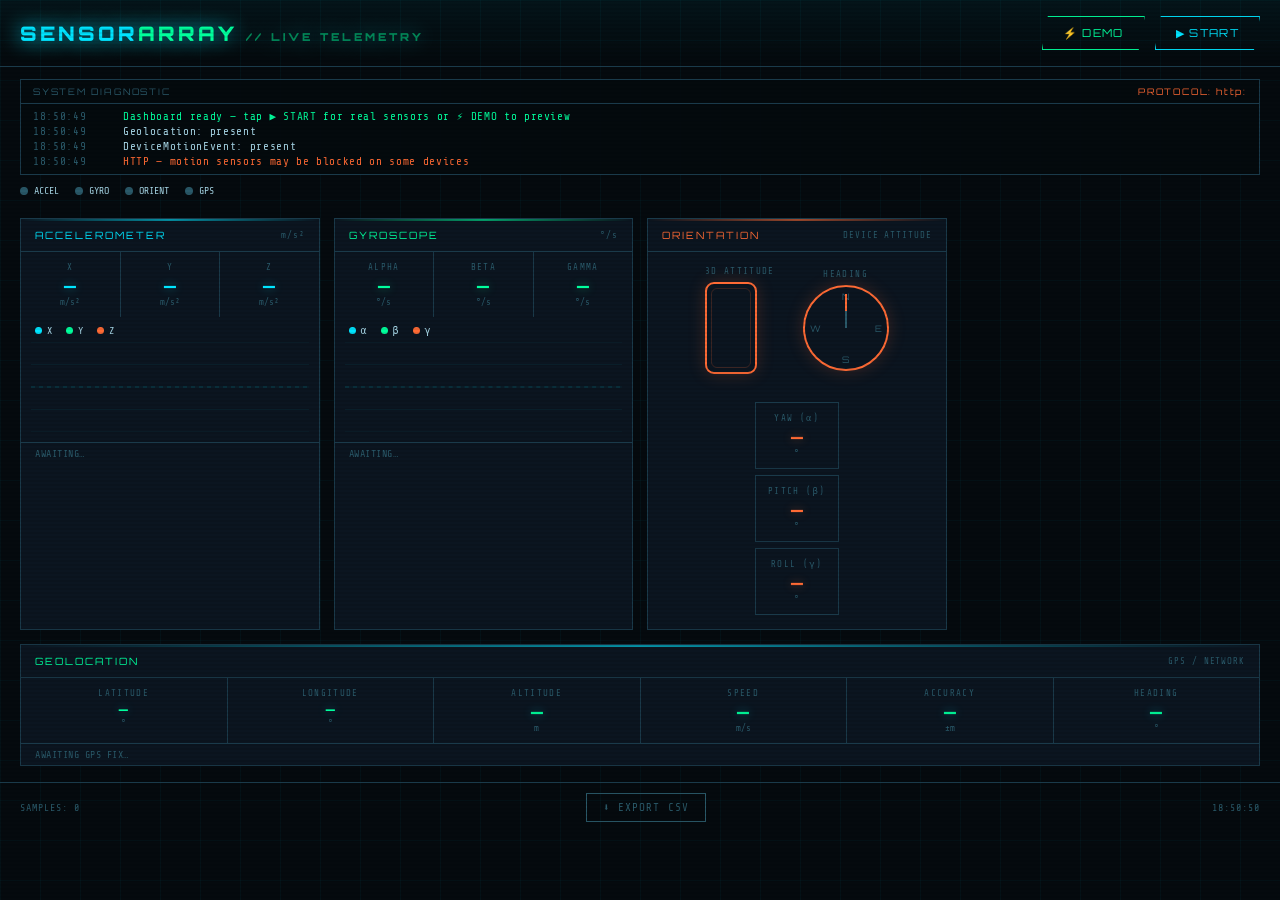
<file: sensor-dashboard-1.html>
<!DOCTYPE html>
<html lang="en">
<head>
<meta charset="UTF-8">
<meta name="viewport" content="width=device-width, initial-scale=1.0">
<title>SENSOR ARRAY // LIVE TELEMETRY</title>
<link href="https://fonts.googleapis.com/css2?family=Share+Tech+Mono&family=Orbitron:wght@400;700;900&display=swap" rel="stylesheet">
<style>
  :root {
    --bg: #050a0e;
    --panel: #0b1520;
    --border: #1a3a4a;
    --glow: #00e5ff;
    --glow2: #00ff9d;
    --warn: #ff6b35;
    --err: #ff3860;
    --text: #a8d8e8;
    --dim: #2a5a6a;
    --grid: rgba(0,229,255,0.04);
  }
  * { margin:0; padding:0; box-sizing:border-box; }
  body {
    background: var(--bg);
    color: var(--text);
    font-family: 'Share Tech Mono', monospace;
    min-height: 100vh;
    overflow-x: hidden;
  }
  body::before {
    content:'';
    position:fixed; inset:0;
    background-image:
      linear-gradient(var(--grid) 1px, transparent 1px),
      linear-gradient(90deg, var(--grid) 1px, transparent 1px);
    background-size:40px 40px;
    pointer-events:none; z-index:0;
  }
  .scanline {
    position:fixed; inset:0;
    background:repeating-linear-gradient(0deg,transparent,transparent 2px,rgba(0,0,0,0.07) 2px,rgba(0,0,0,0.07) 4px);
    pointer-events:none; z-index:999;
  }

  /* Header */
  header {
    position:relative; z-index:1;
    padding:16px 20px;
    border-bottom:1px solid var(--border);
    display:flex; align-items:center; justify-content:space-between; flex-wrap:wrap; gap:10px;
    background:linear-gradient(180deg, rgba(0,229,255,0.05) 0%, transparent 100%);
  }
  .logo {
    font-family:'Orbitron',sans-serif; font-weight:900;
    font-size:clamp(13px,3vw,20px); letter-spacing:0.15em;
    color:var(--glow); text-shadow:0 0 20px var(--glow);
  }
  .logo span { color:var(--glow2); }
  .hdr-btns { display:flex; gap:10px; align-items:center; }
  .btn {
    font-family:'Orbitron',sans-serif; font-size:11px;
    letter-spacing:0.12em; padding:9px 20px;
    background:transparent; cursor:pointer; transition:all .2s;
    clip-path:polygon(6px 0%,100% 0%,calc(100% - 6px) 100%,0% 100%);
  }
  #start-btn { border:1px solid var(--glow); color:var(--glow); }
  #start-btn:hover { background:rgba(0,229,255,.12); box-shadow:0 0 16px rgba(0,229,255,.3); }
  #start-btn.rec { border-color:var(--warn); color:var(--warn); animation:pulse 1.2s infinite; }
  #demo-btn { border:1px solid var(--glow2); color:var(--glow2); }
  #demo-btn:hover { background:rgba(0,255,157,.1); }
  #demo-btn.active { background:rgba(0,255,157,.15); }

  /* Debug panel */
  #debug-panel {
    position:relative; z-index:1;
    margin:12px 20px 0;
    border:1px solid var(--border);
    background:rgba(5,10,14,.9);
    font-size:11px; letter-spacing:0.06em;
  }
  #debug-panel .dbg-head {
    padding:6px 12px;
    border-bottom:1px solid var(--border);
    font-family:'Orbitron',sans-serif; font-size:9px; letter-spacing:0.2em;
    color:var(--dim); display:flex; justify-content:space-between; align-items:center;
  }
  #debug-log {
    max-height:110px; overflow-y:auto;
    padding:6px 12px; display:flex; flex-direction:column; gap:2px;
  }
  .dlog { display:flex; gap:10px; }
  .dlog .ts { color:var(--dim); min-width:80px; }
  .dlog.ok   .msg { color:var(--glow2); }
  .dlog.err  .msg { color:var(--err); }
  .dlog.warn .msg { color:var(--warn); }
  .dlog.info .msg { color:var(--text); }

  /* Status dots */
  .status-bar { display:flex; gap:16px; font-size:10px; padding:10px 20px; position:relative; z-index:1; }
  .dot-row { display:flex; align-items:center; gap:6px; }
  .dot { width:8px; height:8px; border-radius:50%; background:var(--dim); transition:all .3s; }
  .dot.ok   { background:var(--glow2); box-shadow:0 0 8px var(--glow2); }
  .dot.err  { background:var(--err);   box-shadow:0 0 8px var(--err); }
  .dot.warn { background:var(--warn);  box-shadow:0 0 8px var(--warn); }

  /* Main grid */
  main {
    position:relative; z-index:1;
    padding:12px 20px 16px;
    display:grid;
    grid-template-columns:repeat(auto-fit, minmax(290px,1fr));
    gap:14px; max-width:1400px; margin:0 auto;
  }
  .panel {
    background:var(--panel);
    border:1px solid var(--border);
    position:relative; overflow:hidden;
  }
  .panel::before {
    content:''; position:absolute; top:0; left:0; right:0; height:2px;
    background:linear-gradient(90deg,transparent,var(--glow),transparent); opacity:.6;
  }
  .panel.accent::before { background:linear-gradient(90deg,transparent,var(--glow2),transparent); }
  .panel.warn::before   { background:linear-gradient(90deg,transparent,var(--warn),transparent); }
  .panel-header {
    padding:10px 14px; border-bottom:1px solid var(--border);
    display:flex; align-items:center; justify-content:space-between;
  }
  .panel-title {
    font-family:'Orbitron',sans-serif; font-size:10px;
    letter-spacing:.2em; color:var(--glow); text-transform:uppercase;
  }
  .panel.accent .panel-title { color:var(--glow2); }
  .panel.warn   .panel-title { color:var(--warn); }
  .panel-tag { font-size:9px; letter-spacing:.1em; color:var(--dim); }

  .readout-grid {
    display:grid; grid-template-columns:repeat(3,1fr);
    gap:1px; background:var(--border);
  }
  .readout { background:var(--panel); padding:10px 12px; text-align:center; }
  .readout-label { font-size:9px; letter-spacing:.15em; color:var(--dim); margin-bottom:3px; }
  .readout-value {
    font-family:'Orbitron',sans-serif; font-size:17px; font-weight:700;
    color:var(--glow); text-shadow:0 0 10px rgba(0,229,255,.4);
    transition:color .2s;
  }
  .panel.accent .readout-value { color:var(--glow2); text-shadow:0 0 10px rgba(0,255,157,.4); }
  .panel.warn   .readout-value { color:var(--warn);  text-shadow:0 0 10px rgba(255,107,53,.4); }
  .readout-unit { font-size:9px; color:var(--dim); margin-top:1px; }

  .chart-legend { display:flex; gap:14px; padding:8px 14px 0; font-size:10px; }
  .legend-item  { display:flex; align-items:center; gap:5px; }
  .legend-dot   { width:7px; height:7px; border-radius:50%; }
  .chart-wrap   { padding:6px 10px 10px; }
  canvas        { display:block; width:100%; }

  .orient-visual {
    padding:14px; display:flex; justify-content:center;
    align-items:center; gap:28px; flex-wrap:wrap;
  }
  .phone-3d {
    width:52px; height:92px;
    border:2px solid var(--warn); border-radius:9px;
    position:relative; transform-style:preserve-3d;
    transition:transform .1s linear;
    box-shadow:0 0 18px rgba(255,107,53,.2);
  }
  .phone-3d::before {
    content:''; position:absolute; inset:4px;
    border:1px solid rgba(255,107,53,.2); border-radius:6px;
  }
  .compass {
    width:86px; height:86px; border:2px solid var(--warn); border-radius:50%;
    position:relative; box-shadow:0 0 18px rgba(255,107,53,.2);
  }
  .compass-needle {
    position:absolute; top:50%; left:50%;
    width:2px; height:34px;
    background:linear-gradient(180deg,var(--warn) 50%,var(--dim) 50%);
    transform-origin:bottom center;
    transform:translate(-50%,-100%) rotate(0deg);
    transition:transform .15s linear;
  }
  .compass-label { position:absolute; font-size:9px; font-family:'Orbitron',sans-serif; color:var(--dim); }
  .compass-label.n { top:4px;    left:50%; transform:translateX(-50%); }
  .compass-label.s { bottom:4px; left:50%; transform:translateX(-50%); }
  .compass-label.e { right:5px;  top:50%;  transform:translateY(-50%); }
  .compass-label.w { left:5px;   top:50%;  transform:translateY(-50%); }

  .full-width { grid-column:1 / -1; }
  .ticker {
    padding:5px 14px; font-size:10px; color:var(--dim);
    border-top:1px solid var(--border); letter-spacing:.05em;
    white-space:nowrap; overflow:hidden; text-overflow:ellipsis;
  }

  footer {
    position:relative; z-index:1;
    padding:10px 20px; border-top:1px solid var(--border);
    display:flex; justify-content:space-between; align-items:center;
    font-size:10px; color:var(--dim); letter-spacing:.1em; flex-wrap:wrap; gap:8px;
  }
  #export-btn {
    font-family:'Share Tech Mono',monospace; font-size:11px;
    padding:7px 16px; background:transparent;
    border:1px solid var(--dim); color:var(--dim); cursor:pointer;
    letter-spacing:.1em; transition:all .2s;
  }
  #export-btn:hover { border-color:var(--glow2); color:var(--glow2); }

  @keyframes pulse { 0%,100%{opacity:1} 50%{opacity:.4} }
  @media(max-width:600px) { header{flex-wrap:wrap;gap:10px;} main{padding:10px;gap:10px;} }
</style>
</head>
<body>
<div class="scanline"></div>

<header>
  <div class="logo">SENSOR<span>ARRAY</span> <span style="font-size:.55em;opacity:.5">// LIVE TELEMETRY</span></div>
  <div class="hdr-btns">
    <button class="btn" id="demo-btn">⚡ DEMO</button>
    <button class="btn" id="start-btn">▶ START</button>
  </div>
</header>

<div id="debug-panel">
  <div class="dbg-head">
    <span>SYSTEM DIAGNOSTIC</span>
    <span id="proto-label" style="color:var(--warn)">PROTOCOL: —</span>
  </div>
  <div id="debug-log"></div>
</div>

<div class="status-bar">
  <div class="dot-row"><div class="dot" id="dot-accel"></div> <span>ACCEL</span></div>
  <div class="dot-row"><div class="dot" id="dot-gyro"></div>  <span>GYRO</span></div>
  <div class="dot-row"><div class="dot" id="dot-orient"></div><span>ORIENT</span></div>
  <div class="dot-row"><div class="dot" id="dot-geo"></div>   <span>GPS</span></div>
</div>

<main>
  <div class="panel">
    <div class="panel-header">
      <span class="panel-title">ACCELEROMETER</span>
      <span class="panel-tag">m/s²</span>
    </div>
    <div class="readout-grid">
      <div class="readout"><div class="readout-label">X</div><div class="readout-value" id="ax">—</div><div class="readout-unit">m/s²</div></div>
      <div class="readout"><div class="readout-label">Y</div><div class="readout-value" id="ay">—</div><div class="readout-unit">m/s²</div></div>
      <div class="readout"><div class="readout-label">Z</div><div class="readout-value" id="az">—</div><div class="readout-unit">m/s²</div></div>
    </div>
    <div class="chart-legend">
      <span class="legend-item"><span class="legend-dot" style="background:#00e5ff"></span>X</span>
      <span class="legend-item"><span class="legend-dot" style="background:#00ff9d"></span>Y</span>
      <span class="legend-item"><span class="legend-dot" style="background:#ff6b35"></span>Z</span>
    </div>
    <div class="chart-wrap"><canvas id="accel-canvas" height="90"></canvas></div>
    <div class="ticker" id="accel-ticker">AWAITING…</div>
  </div>

  <div class="panel accent">
    <div class="panel-header">
      <span class="panel-title">GYROSCOPE</span>
      <span class="panel-tag">°/s</span>
    </div>
    <div class="readout-grid">
      <div class="readout"><div class="readout-label">ALPHA</div><div class="readout-value" id="gx">—</div><div class="readout-unit">°/s</div></div>
      <div class="readout"><div class="readout-label">BETA</div> <div class="readout-value" id="gy">—</div><div class="readout-unit">°/s</div></div>
      <div class="readout"><div class="readout-label">GAMMA</div><div class="readout-value" id="gz">—</div><div class="readout-unit">°/s</div></div>
    </div>
    <div class="chart-legend">
      <span class="legend-item"><span class="legend-dot" style="background:#00e5ff"></span>α</span>
      <span class="legend-item"><span class="legend-dot" style="background:#00ff9d"></span>β</span>
      <span class="legend-item"><span class="legend-dot" style="background:#ff6b35"></span>γ</span>
    </div>
    <div class="chart-wrap"><canvas id="gyro-canvas" height="90"></canvas></div>
    <div class="ticker" id="gyro-ticker">AWAITING…</div>
  </div>

  <div class="panel warn">
    <div class="panel-header">
      <span class="panel-title">ORIENTATION</span>
      <span class="panel-tag">DEVICE ATTITUDE</span>
    </div>
    <div class="orient-visual">
      <div>
        <div style="font-size:9px;letter-spacing:.15em;color:var(--dim);margin-bottom:6px;text-align:center">3D ATTITUDE</div>
        <div class="phone-3d" id="phone-visual"></div>
      </div>
      <div>
        <div style="font-size:9px;letter-spacing:.15em;color:var(--dim);margin-bottom:6px;text-align:center">HEADING</div>
        <div class="compass">
          <span class="compass-label n">N</span><span class="compass-label s">S</span>
          <span class="compass-label e">E</span><span class="compass-label w">W</span>
          <div class="compass-needle" id="compass-needle"></div>
        </div>
      </div>
      <div style="display:grid;gap:6px;">
        <div class="readout" style="border:1px solid var(--border)"><div class="readout-label">YAW (α)</div><div class="readout-value" id="oa">—</div><div class="readout-unit">°</div></div>
        <div class="readout" style="border:1px solid var(--border)"><div class="readout-label">PITCH (β)</div><div class="readout-value" id="ob">—</div><div class="readout-unit">°</div></div>
        <div class="readout" style="border:1px solid var(--border)"><div class="readout-label">ROLL (γ)</div><div class="readout-value" id="og">—</div><div class="readout-unit">°</div></div>
      </div>
    </div>
  </div>

  <div class="panel full-width">
    <div class="panel-header">
      <span class="panel-title" style="color:var(--glow2)">GEOLOCATION</span>
      <span class="panel-tag">GPS / NETWORK</span>
    </div>
    <div style="display:grid;grid-template-columns:repeat(auto-fit,minmax(130px,1fr));gap:1px;background:var(--border)">
      <div class="readout"><div class="readout-label">LATITUDE</div> <div class="readout-value" id="g-lat" style="color:var(--glow2);font-size:13px">—</div><div class="readout-unit">°</div></div>
      <div class="readout"><div class="readout-label">LONGITUDE</div><div class="readout-value" id="g-lon" style="color:var(--glow2);font-size:13px">—</div><div class="readout-unit">°</div></div>
      <div class="readout"><div class="readout-label">ALTITUDE</div> <div class="readout-value" id="g-alt" style="color:var(--glow2)">—</div><div class="readout-unit">m</div></div>
      <div class="readout"><div class="readout-label">SPEED</div>    <div class="readout-value" id="g-spd" style="color:var(--glow2)">—</div><div class="readout-unit">m/s</div></div>
      <div class="readout"><div class="readout-label">ACCURACY</div> <div class="readout-value" id="g-acc" style="color:var(--glow2)">—</div><div class="readout-unit">±m</div></div>
      <div class="readout"><div class="readout-label">HEADING</div>  <div class="readout-value" id="g-hdg" style="color:var(--glow2)">—</div><div class="readout-unit">°</div></div>
    </div>
    <div class="ticker" id="geo-ticker">AWAITING GPS FIX…</div>
  </div>
</main>

<footer>
  <span id="frame-count">SAMPLES: 0</span>
  <button id="export-btn">⬇ EXPORT CSV</button>
  <span id="clock">--:--:--</span>
</footer>

<script>
// ── Logging ────────────────────────────────────────────────
const logEl = document.getElementById('debug-log');
function dbg(msg, type='info') {
  const row = document.createElement('div');
  row.className = `dlog ${type}`;
  const ts = new Date().toTimeString().slice(0,8);
  row.innerHTML = `<span class="ts">${ts}</span><span class="msg">${msg}</span>`;
  logEl.prepend(row);
  if (logEl.children.length > 30) logEl.removeChild(logEl.lastChild);
}

// Protocol check
const proto = location.protocol;
document.getElementById('proto-label').textContent = `PROTOCOL: ${proto}`;
if (proto === 'https:') {
  document.getElementById('proto-label').style.color = 'var(--glow2)';
  dbg('HTTPS — sensor APIs available', 'ok');
} else if (proto === 'file:') {
  document.getElementById('proto-label').style.color = 'var(--err)';
  dbg('FILE:// — sensors BLOCKED. Host on HTTPS or use ⚡ DEMO mode.', 'err');
} else {
  dbg(`HTTP — motion sensors may be blocked on some devices`, 'warn');
}

if (typeof DeviceMotionEvent === 'undefined') {
  dbg('DeviceMotionEvent: NOT in this browser', 'warn');
} else {
  dbg('DeviceMotionEvent: present' + (typeof DeviceMotionEvent.requestPermission === 'function' ? ' (iOS — needs permission)' : ''), 'info');
}
if (!navigator.geolocation) dbg('Geolocation: NOT available', 'warn');
else dbg('Geolocation: present', 'info');

// ── Chart data ─────────────────────────────────────────────
const MAX = 120;
const accelBuf = { x:[], y:[], z:[] };
const gyroBuf  = { x:[], y:[], z:[] };
let sampleCount = 0, dataLog = [], demoTimer = null, recording = false, demoMode = false;

function push(arr, v) { arr.push(v); if (arr.length > MAX) arr.shift(); }
function fmt(v, d=2)  { return (v == null) ? '—' : (+v).toFixed(d); }

// Canvas drawing
function resizeCanvas(c) {
  const w = c.parentElement.clientWidth - 20;
  if (c.width !== w) { c.width = w; c.height = 90; }
}
function drawChart(ctx, W, H, datasets, colors, yRange) {
  ctx.clearRect(0, 0, W, H);
  ctx.strokeStyle = 'rgba(0,229,255,0.06)'; ctx.lineWidth = 1;
  for (let i = 0; i <= 4; i++) {
    const y = H/4*i;
    ctx.beginPath(); ctx.moveTo(0,y); ctx.lineTo(W,y); ctx.stroke();
  }
  ctx.strokeStyle = 'rgba(0,229,255,0.18)'; ctx.setLineDash([4,4]);
  ctx.beginPath(); ctx.moveTo(0, H/2); ctx.lineTo(W, H/2); ctx.stroke();
  ctx.setLineDash([]);
  datasets.forEach((data, i) => {
    if (data.length < 2) return;
    ctx.beginPath(); ctx.strokeStyle = colors[i]; ctx.lineWidth = 1.5;
    ctx.shadowColor = colors[i]; ctx.shadowBlur = 4;
    data.forEach((v, idx) => {
      const x = idx / (MAX - 1) * W;
      const y = H/2 - (v / yRange) * (H/2);
      idx === 0 ? ctx.moveTo(x,y) : ctx.lineTo(x,y);
    });
    ctx.stroke(); ctx.shadowBlur = 0;
  });
}

const accelCanvas = document.getElementById('accel-canvas');
const gyroCanvas  = document.getElementById('gyro-canvas');
const accelCtx    = accelCanvas.getContext('2d');
const gyroCtx     = gyroCanvas.getContext('2d');

function renderLoop() {
  resizeCanvas(accelCanvas); resizeCanvas(gyroCanvas);
  drawChart(accelCtx, accelCanvas.width, 90, [accelBuf.x, accelBuf.y, accelBuf.z], ['#00e5ff','#00ff9d','#ff6b35'], 20);
  drawChart(gyroCtx,  gyroCanvas.width,  90, [gyroBuf.x,  gyroBuf.y,  gyroBuf.z],  ['#00e5ff','#00ff9d','#ff6b35'], 360);
  document.getElementById('frame-count').textContent = `SAMPLES: ${sampleCount}`;
  requestAnimationFrame(renderLoop);
}
renderLoop();

// ── UI helpers ─────────────────────────────────────────────
function setAccel(ax, ay, az) {
  push(accelBuf.x,ax); push(accelBuf.y,ay); push(accelBuf.z,az);
  document.getElementById('ax').textContent = fmt(ax);
  document.getElementById('ay').textContent = fmt(ay);
  document.getElementById('az').textContent = fmt(az);
  document.getElementById('accel-ticker').textContent = `X:${fmt(ax)}  Y:${fmt(ay)}  Z:${fmt(az)}`;
  document.getElementById('dot-accel').className = 'dot ok';
  sampleCount++;
}
function setGyro(gx, gy, gz) {
  push(gyroBuf.x,gx); push(gyroBuf.y,gy); push(gyroBuf.z,gz);
  document.getElementById('gx').textContent = fmt(gx);
  document.getElementById('gy').textContent = fmt(gy);
  document.getElementById('gz').textContent = fmt(gz);
  document.getElementById('gyro-ticker').textContent = `α:${fmt(gx)}  β:${fmt(gy)}  γ:${fmt(gz)}`;
  document.getElementById('dot-gyro').className = 'dot ok';
}
function setOrient(a, b, g) {
  document.getElementById('oa').textContent = fmt(a,1);
  document.getElementById('ob').textContent = fmt(b,1);
  document.getElementById('og').textContent = fmt(g,1);
  document.getElementById('dot-orient').className = 'dot ok';
  document.getElementById('phone-visual').style.transform =
    `rotateX(${-b}deg) rotateZ(${g}deg) rotateY(${a/4}deg)`;
  document.getElementById('compass-needle').style.transform =
    `translate(-50%,-100%) rotate(${a}deg)`;
}
function setGeo(lat, lon, alt, spd, acc, hdg) {
  document.getElementById('g-lat').textContent = fmt(lat,5);
  document.getElementById('g-lon').textContent = fmt(lon,5);
  document.getElementById('g-alt').textContent = alt != null ? fmt(alt,1) : 'N/A';
  document.getElementById('g-spd').textContent = spd != null ? fmt(spd,2) : 'N/A';
  document.getElementById('g-acc').textContent = fmt(acc,1);
  document.getElementById('g-hdg').textContent = hdg != null ? fmt(hdg,1) : 'N/A';
  document.getElementById('geo-ticker').textContent = `LAT:${fmt(lat,5)}  LON:${fmt(lon,5)}  ACC:±${fmt(acc,1)}m`;
  document.getElementById('dot-geo').className = 'dot ok';
}

// ── Real sensor handlers ───────────────────────────────────
function onMotion(e) {
  const src = e.accelerationIncludingGravity || e.acceleration;
  if (!src || (src.x == null && src.y == null && src.z == null)) {
    dbg('devicemotion: event fired but values are null (browser may be blocking)', 'warn');
    return;
  }
  const ax = src.x || 0, ay = src.y || 0, az = src.z || 0;
  setAccel(ax, ay, az);
  const rr = e.rotationRate;
  if (rr && rr.alpha != null) setGyro(rr.alpha, rr.beta, rr.gamma);
  dataLog.push({ t:Date.now(), type:'accel', x:ax, y:ay, z:az });
}
function onOrient(e) {
  if (e.alpha == null) { dbg('orientation: alpha is null', 'warn'); return; }
  setOrient(e.alpha, e.beta, e.gamma);
  dataLog.push({ t:Date.now(), type:'orient', alpha:e.alpha, beta:e.beta, gamma:e.gamma });
}

let motionAttached = false, orientAttached = false, geoWatchId = null;

function attachSensors() {
  if (!motionAttached) {
    window.addEventListener('devicemotion', onMotion);
    motionAttached = true;
    dbg('devicemotion listener attached — move device to see data', 'info');
  }
  if (!orientAttached) {
    window.addEventListener('deviceorientation', onOrient);
    orientAttached = true;
    dbg('deviceorientation listener attached', 'info');
  }
  if (navigator.geolocation && geoWatchId == null) {
    geoWatchId = navigator.geolocation.watchPosition(
      pos => {
        const c = pos.coords;
        setGeo(c.latitude, c.longitude, c.altitude, c.speed, c.accuracy, c.heading);
        dataLog.push({ t:Date.now(), type:'geo', lat:c.latitude, lon:c.longitude, alt:c.altitude, spd:c.speed });
        dbg('GPS fix acquired', 'ok');
      },
      err => {
        const msgs = ['','Permission denied','Position unavailable','Timeout'];
        dbg(`GPS error: ${msgs[err.code]||err.message}`, 'err');
        document.getElementById('dot-geo').className = 'dot err';
        document.getElementById('geo-ticker').textContent = `GPS ERROR: ${msgs[err.code]||err.message}`;
      },
      { enableHighAccuracy:true, timeout:15000, maximumAge:0 }
    );
    dbg('Geolocation watch started', 'info');
  }
}
function detachSensors() {
  window.removeEventListener('devicemotion', onMotion);
  window.removeEventListener('deviceorientation', onOrient);
  motionAttached = false; orientAttached = false;
  if (geoWatchId != null) { navigator.geolocation.clearWatch(geoWatchId); geoWatchId = null; }
}

// ── Start / Stop ───────────────────────────────────────────
document.getElementById('start-btn').addEventListener('click', async () => {
  if (recording) {
    detachSensors(); recording = false;
    document.getElementById('start-btn').textContent = '▶ START';
    document.getElementById('start-btn').classList.remove('rec');
    dbg('Recording stopped', 'warn');
    return;
  }

  // iOS permission
  if (typeof DeviceMotionEvent !== 'undefined' &&
      typeof DeviceMotionEvent.requestPermission === 'function') {
    try {
      dbg('Requesting iOS motion permission…', 'info');
      const res = await DeviceMotionEvent.requestPermission();
      if (res !== 'granted') {
        dbg('Motion permission DENIED', 'err');
        document.getElementById('dot-accel').className = 'dot err';
        document.getElementById('dot-gyro').className  = 'dot err';
        return;
      }
      dbg('Motion permission GRANTED', 'ok');
    } catch(e) { dbg(`Permission error: ${e}`, 'err'); return; }
  }
  if (typeof DeviceOrientationEvent !== 'undefined' &&
      typeof DeviceOrientationEvent.requestPermission === 'function') {
    try { await DeviceOrientationEvent.requestPermission(); } catch(e) {}
  }

  attachSensors(); recording = true;
  document.getElementById('start-btn').textContent = '■ STOP';
  document.getElementById('start-btn').classList.add('rec');
  dbg('Recording started — move your device', 'ok');

  setTimeout(() => {
    if (sampleCount === 0 && recording && !demoMode)
      dbg('No data after 3s — try ⚡ DEMO or check HTTPS + browser permissions', 'warn');
  }, 3000);
});

// ── Demo mode ──────────────────────────────────────────────
let demoT = 0;
function demoTick() {
  demoT += 0.08;
  setAccel(
    Math.sin(demoT*1.3)*8 + Math.sin(demoT*3.1)*2,
    Math.cos(demoT*0.9)*6 + Math.cos(demoT*2.5)*1.5,
    9.81 + Math.sin(demoT*0.5)*1.2
  );
  setGyro(
    Math.sin(demoT*0.7)*45,
    Math.cos(demoT*1.1)*30,
    Math.sin(demoT*1.7)*20
  );
  setOrient(
    (demoT*30) % 360,
    Math.sin(demoT*0.6)*30,
    Math.cos(demoT*0.8)*20
  );
  if (demoT < 0.09) setGeo(52.4552, -1.9304, 140, 0, 5, 0);
}

document.getElementById('demo-btn').addEventListener('click', () => {
  if (demoMode) {
    clearInterval(demoTimer); demoTimer = null; demoMode = false;
    document.getElementById('demo-btn').textContent = '⚡ DEMO';
    document.getElementById('demo-btn').classList.remove('active');
    dbg('Demo stopped', 'warn');
  } else {
    demoMode = true; demoT = 0;
    demoTimer = setInterval(demoTick, 50);
    document.getElementById('demo-btn').textContent = '■ STOP DEMO';
    document.getElementById('demo-btn').classList.add('active');
    dbg('Demo mode running — simulated sensor data at 20 Hz', 'ok');
  }
});

// ── Export CSV ─────────────────────────────────────────────
document.getElementById('export-btn').addEventListener('click', () => {
  if (!dataLog.length) { alert('No data logged yet.'); return; }
  const hdr = 'timestamp,type,a,b,c\n';
  const rows = dataLog.map(r => {
    if (r.type === 'accel')  return `${r.t},accel,${r.x},${r.y},${r.z}`;
    if (r.type === 'orient') return `${r.t},orient,${r.alpha},${r.beta},${r.gamma}`;
    if (r.type === 'geo')    return `${r.t},geo,${r.lat},${r.lon},${r.alt??''}`;
  }).filter(Boolean).join('\n');
  const a = document.createElement('a');
  a.href = URL.createObjectURL(new Blob([hdr+rows], {type:'text/csv'}));
  a.download = `sensors_${Date.now()}.csv`; a.click();
});

setInterval(() => {
  document.getElementById('clock').textContent = new Date().toTimeString().slice(0,8);
}, 500);

dbg('Dashboard ready — tap ▶ START for real sensors or ⚡ DEMO to preview', 'ok');
</script>
</body>
</html>
</file>
